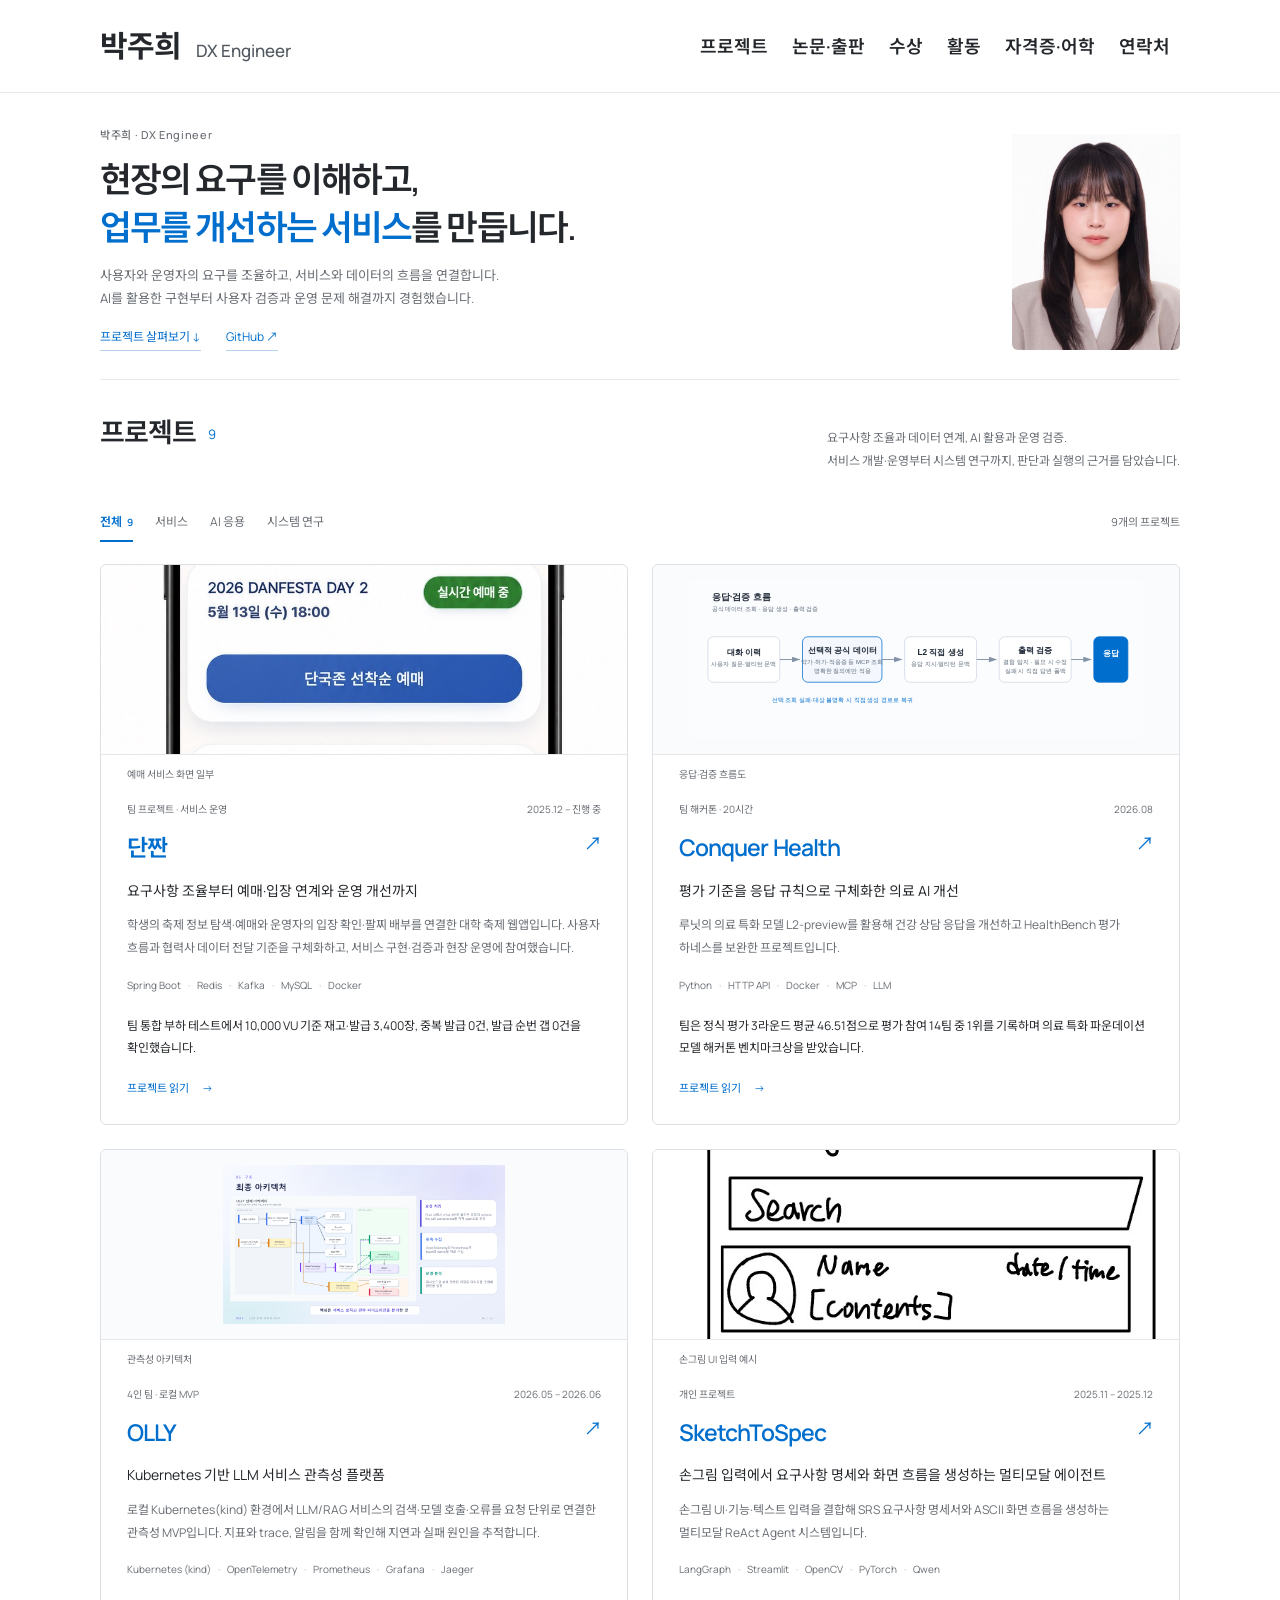
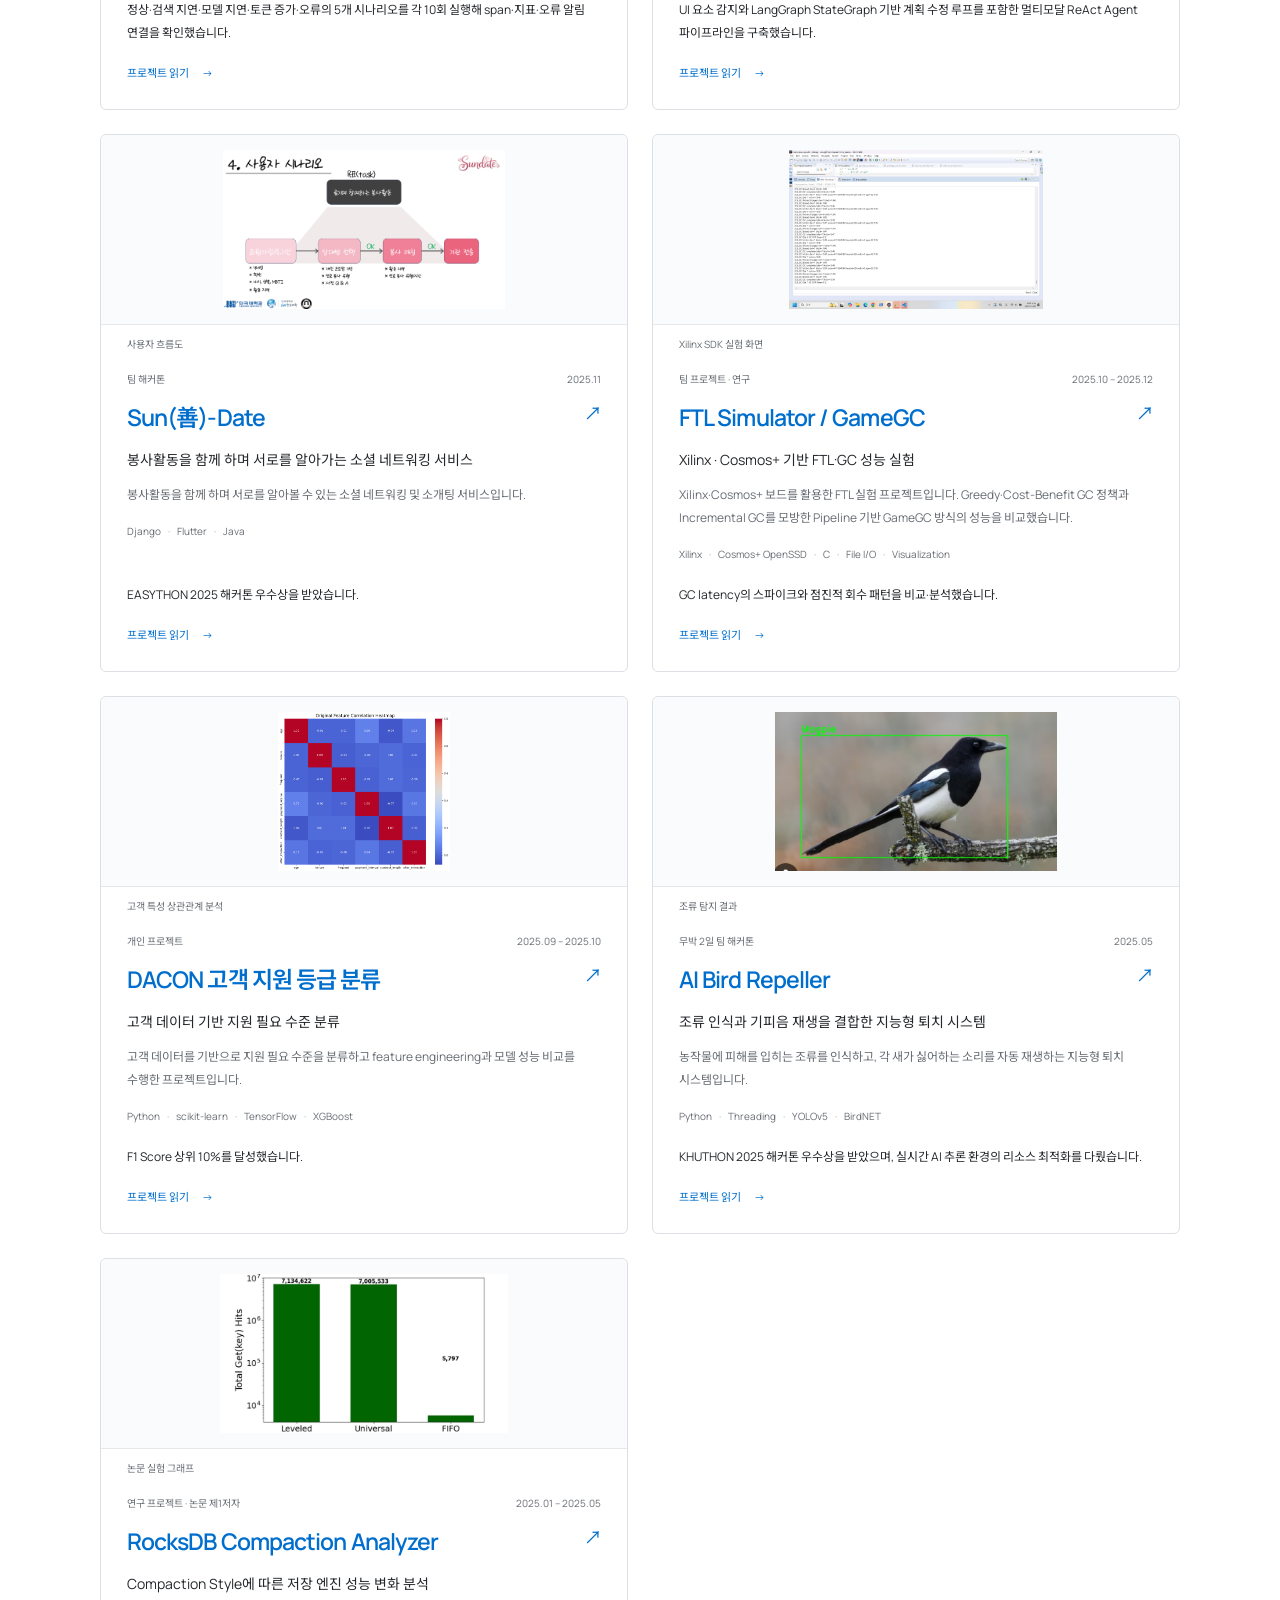
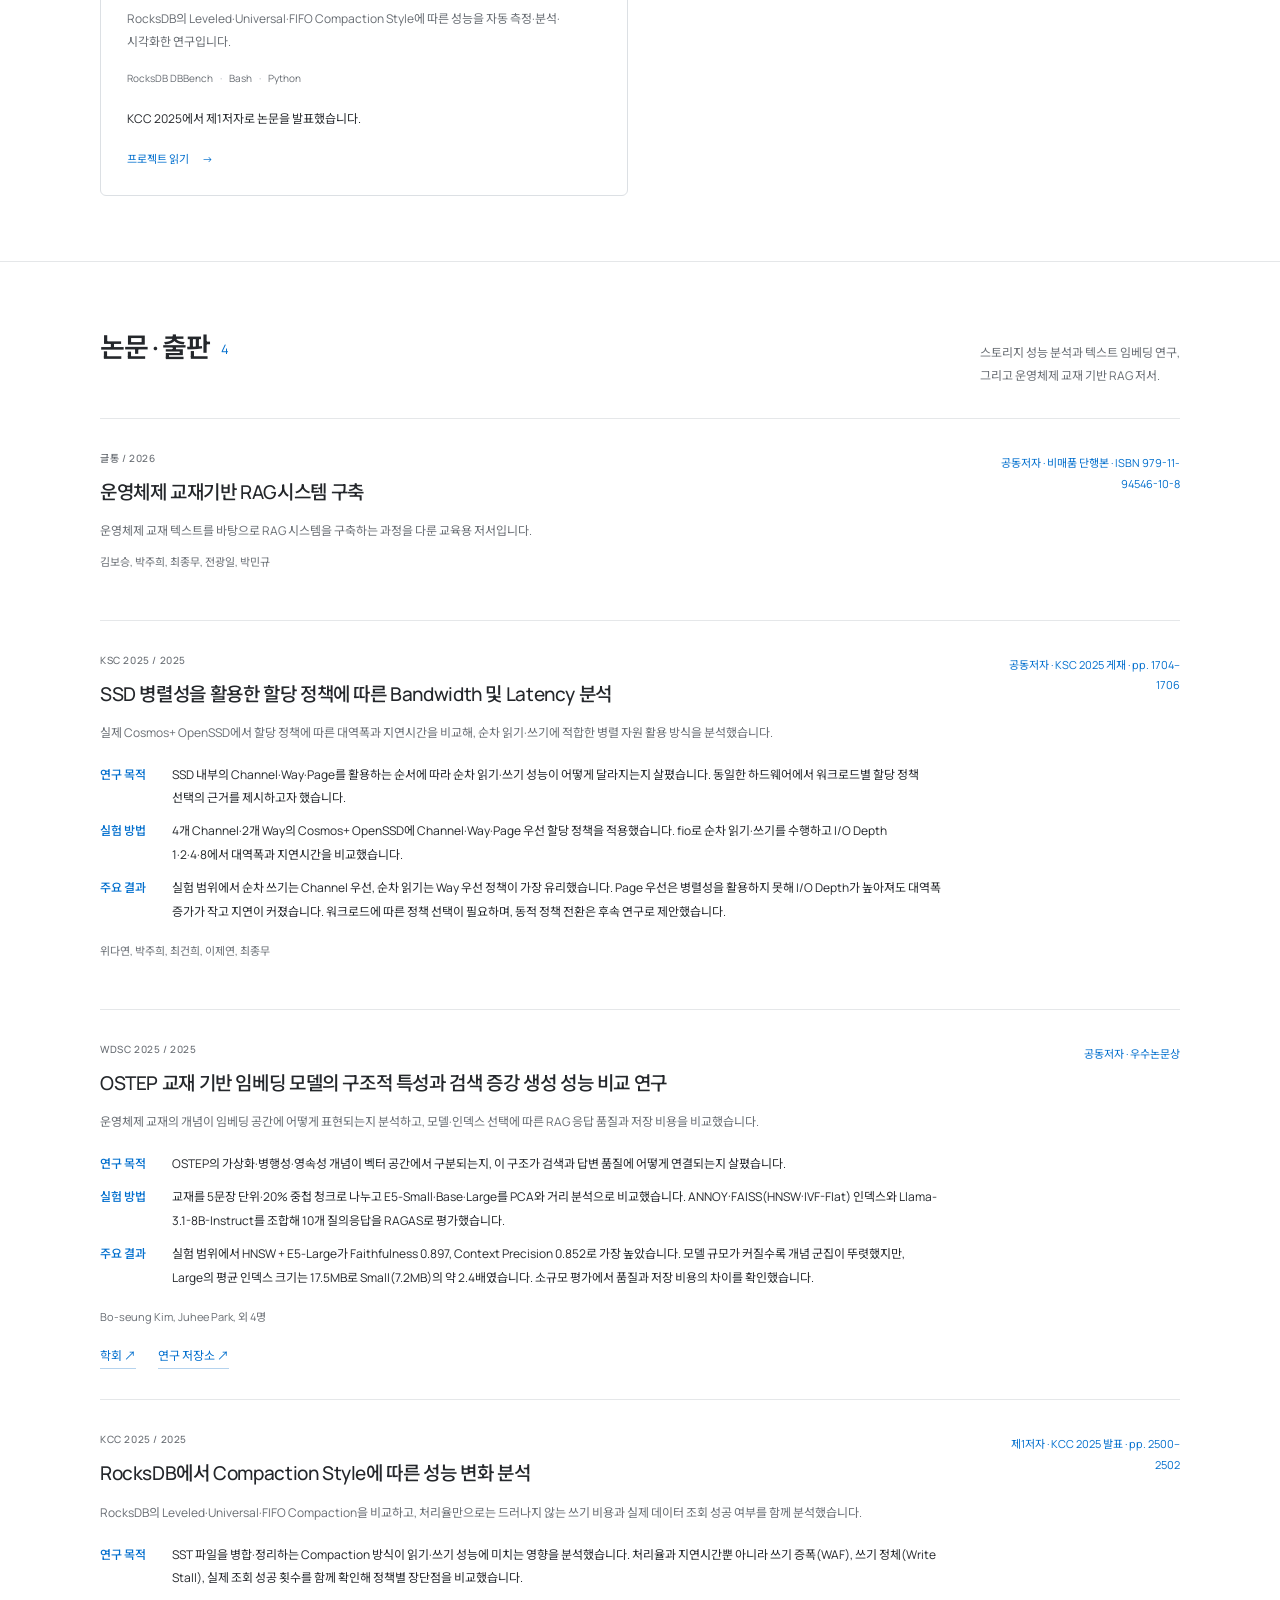
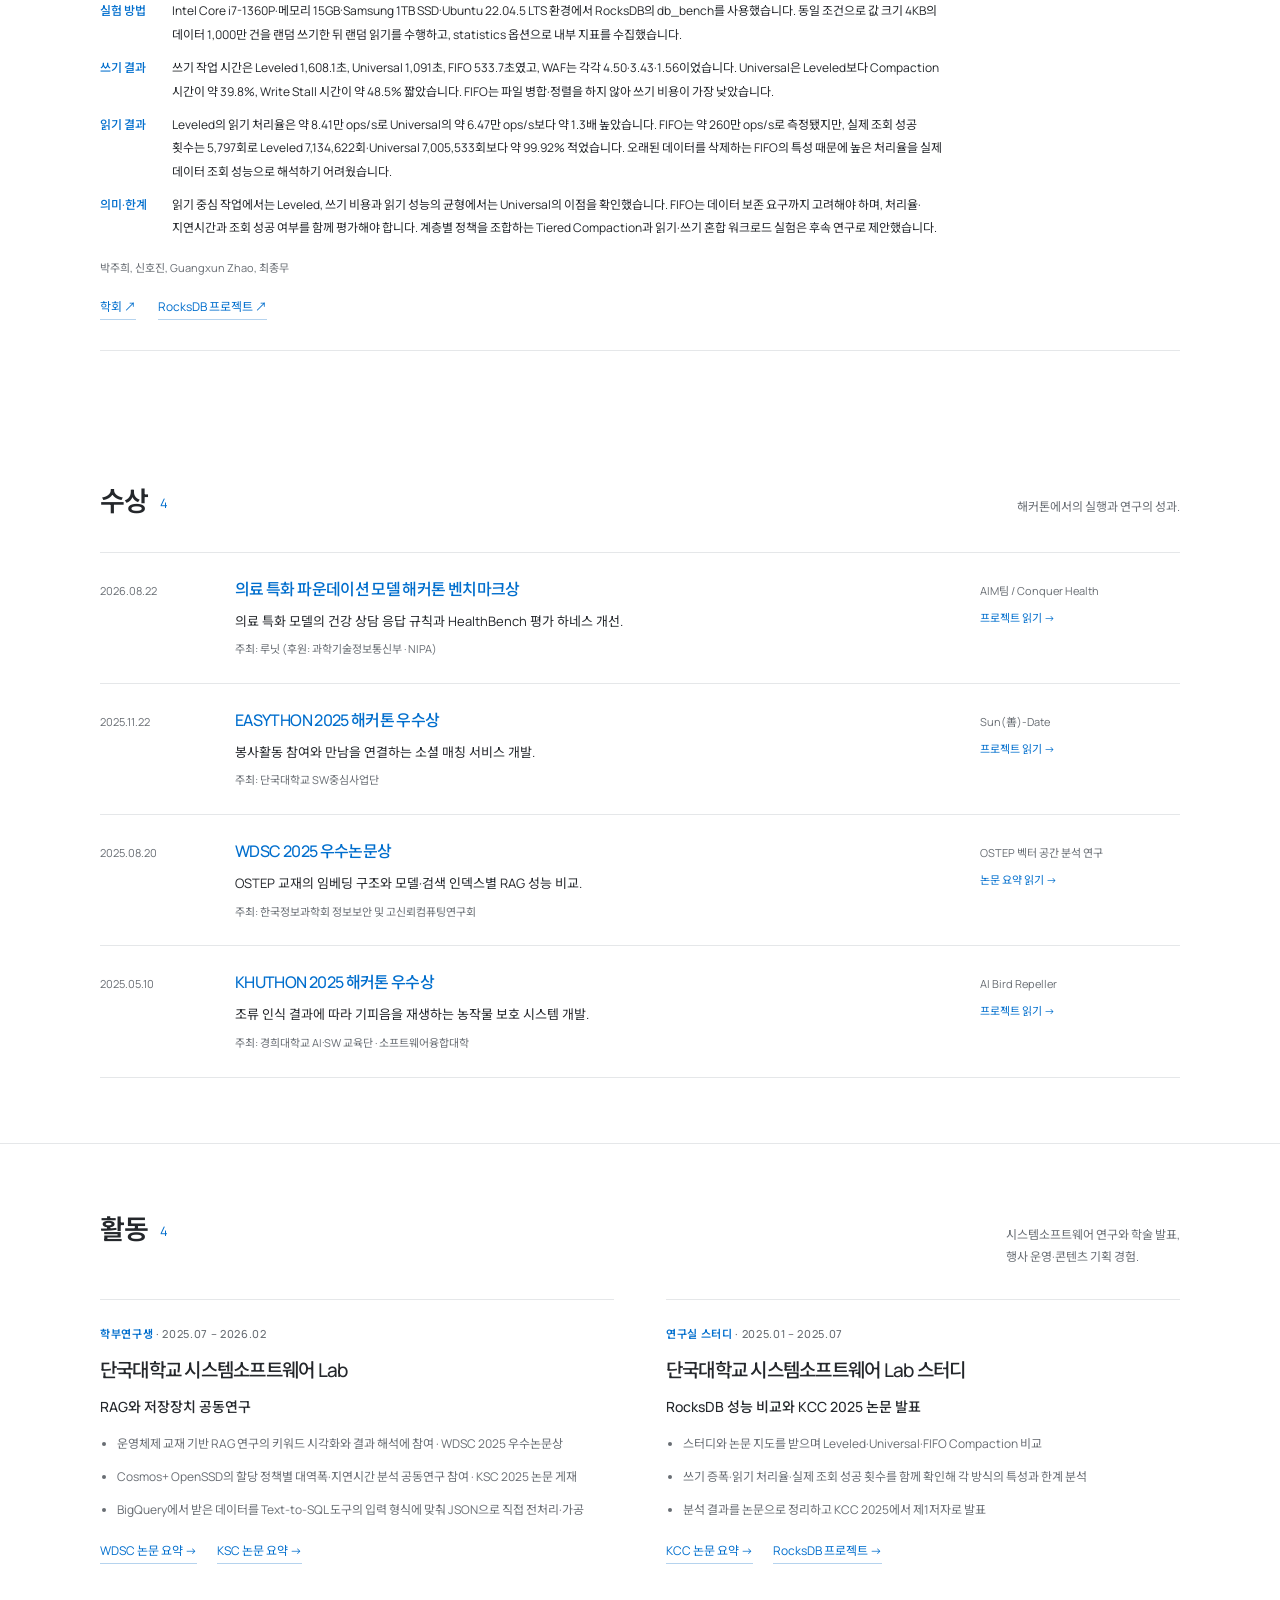
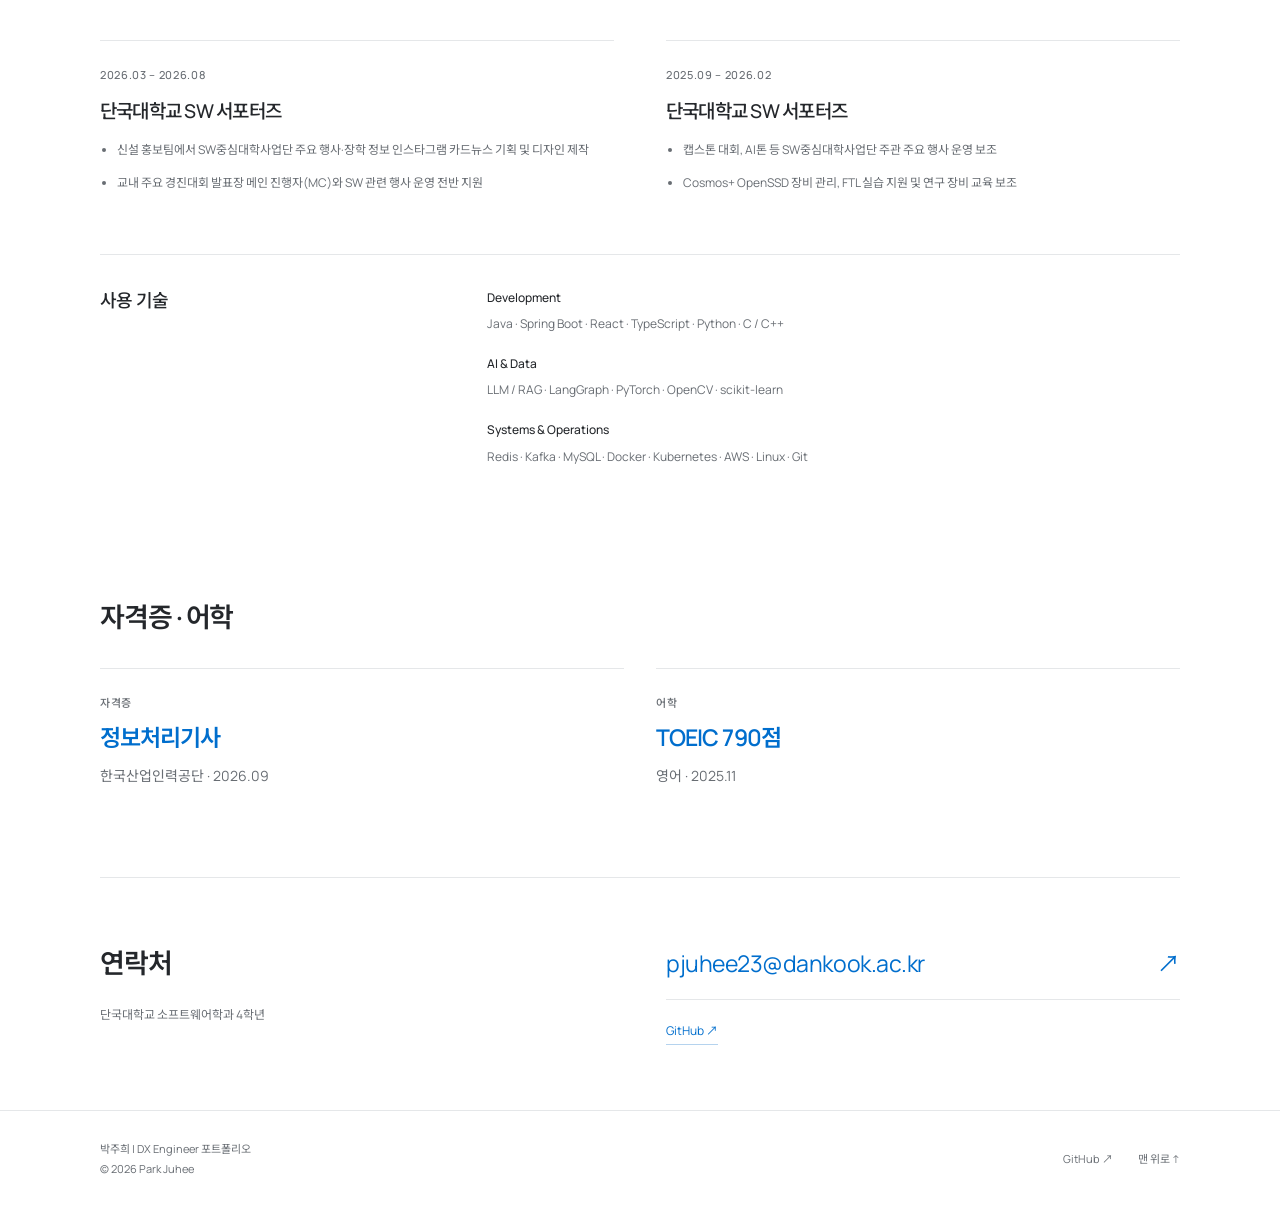
<file: index.html>
<!doctype html>
<html lang="ko"><head><meta charset="utf-8"><meta name="viewport" content="width=device-width, initial-scale=1">
<title>DX Engineer Portfolio · 박주희</title><meta name="description" content="요구사항 조율, 서비스·데이터 연계, AI 활용과 운영 검증을 경험한 DX Engineer 지원자 박주희의 포트폴리오.">
<meta name="theme-color" content="#ffffff"><meta property="og:title" content="DX Engineer Portfolio · 박주희"><meta property="og:description" content="요구사항 조율, 서비스·데이터 연계, AI 활용과 운영 검증을 경험한 DX Engineer 지원자 박주희의 포트폴리오."><meta property="og:type" content="website"><meta property="og:url" content="https://juhee0223.github.io/">
<link rel="canonical" href="https://juhee0223.github.io/"><link rel="icon" href="assets/favicon.svg" type="image/svg+xml">
<link rel="preconnect" href="https://fonts.googleapis.com"><link rel="preconnect" href="https://fonts.gstatic.com" crossorigin>
<link href="https://fonts.googleapis.com/css2?family=Manrope:wght@400;500;600;700;800&family=Noto+Sans+KR:wght@400;500;600;700;800&display=swap" rel="stylesheet">
<link rel="stylesheet" href="styles.css?v=7fca98f05e"><script src="site.js?v=306cd93640" defer></script></head>
<body><a class="skip-link" href="#main">본문으로 바로가기</a>
<header class="site-header"><div class="nav-wrap"><a class="brand" href="index.html" aria-label="박주희 포트폴리오 홈"><span>박주희</span><small>DX Engineer</small></a>
<button class="menu-toggle" type="button" aria-expanded="false" aria-controls="site-nav">메뉴 <span aria-hidden="true">☰</span></button>
<nav id="site-nav" aria-label="주요 메뉴"><a href="#projects">프로젝트</a><a href="#research">논문·출판</a><a href="#awards">수상</a><a href="#activities">활동</a><a href="#credentials">자격증·어학</a><a class="nav-contact" href="#contact">연락처</a></nav></div></header>
<main id="main">
<section class="hero container"><img class="hero-portrait" src="assets/juhee-portrait.jpg" alt="박주희 프로필 사진" width="1169" height="1712" fetchpriority="high"><p class="eyebrow">박주희 · DX Engineer</p><h1>현장의 요구를 이해하고,<br><span class="accent-text">업무를 개선하는 서비스</span>를 만듭니다.</h1><p class="hero-description">사용자와 운영자의 요구를 조율하고, 서비스와 데이터의 흐름을 연결합니다.<br>AI를 활용한 구현부터 사용자 검증과 운영 문제 해결까지 경험했습니다.</p><div class="hero-actions"><a class="text-link" href="#projects">프로젝트 살펴보기 ↓</a><a class="text-link" href="https://github.com/juhee0223" target="_blank" rel="noopener noreferrer">GitHub ↗</a></div></section>
<section id="projects" class="section container"><div class="section-heading"><div><h2>프로젝트 <span class="section-count">9</span></h2></div><p>요구사항 조율과 데이터 연계, AI 활용과 운영 검증.<br>서비스 개발·운영부터 시스템 연구까지, 판단과 실행의 근거를 담았습니다.</p></div><div class="filter-row"><div class="filters" role="group" aria-label="프로젝트 분야 필터"><button type="button" data-filter="all" class="active" aria-pressed="true">전체 <span>9</span></button><button type="button" data-filter="service" aria-pressed="false">서비스</button><button type="button" data-filter="ai" aria-pressed="false">AI 응용</button><button type="button" data-filter="systems" aria-pressed="false">시스템 연구</button></div><p class="project-count" role="status" aria-live="polite">9개의 프로젝트</p></div><div class="project-grid"><article class="project-card" data-category="service"><a class="card-body" href="projects/danzzan.html" aria-labelledby="project-danzzan"><div class="card-media phone-detail"><img src="assets/danzzan-ticketing.png" alt="단짠의 날짜별 예매 상태와 예매 버튼 화면" width="941" height="1672" loading="lazy" decoding="async"></div><p class="card-media-label">예매 서비스 화면 일부</p><div class="card-meta"><span>팀 프로젝트 · 서비스 운영</span><span>2025.12 – 진행 중</span></div><h3 id="project-danzzan">단짠<span aria-hidden="true">↗</span></h3><p class="card-subtitle">요구사항 조율부터 예매·입장 연계와 운영 개선까지</p><p class="card-description">학생의 축제 정보 탐색·예매와 운영자의 입장 확인·팔찌 배부를 연결한 대학 축제 웹앱입니다. 사용자 흐름과 협력사 데이터 전달 기준을 구체화하고, 서비스 구현·검증과 현장 운영에 참여했습니다.</p><div class="tech-tags"><span>Spring Boot</span><span>Redis</span><span>Kafka</span><span>MySQL</span><span>Docker</span></div><div class="card-result">팀 통합 부하 테스트에서 10,000 VU 기준 재고·발급 3,400장, 중복 발급 0건, 발급 순번 갭 0건을 확인했습니다.</div><span class="card-cta">프로젝트 읽기 <span aria-hidden="true">→</span></span></a></article><article class="project-card" data-category="ai"><a class="card-body" href="projects/conquer-health.html" aria-labelledby="project-conquer-health"><div class="card-media "><img src="assets/conquer-response-flow.svg" alt="대화 이력에서 선택적 공식 데이터 조회와 L2 생성을 거쳐 출력 검증·복구 후 응답하는 흐름" width="1200" height="420" loading="lazy" decoding="async"></div><p class="card-media-label">응답·검증 흐름도</p><div class="card-meta"><span>팀 해커톤 · 20시간</span><span>2026.08</span></div><h3 id="project-conquer-health">Conquer Health<span aria-hidden="true">↗</span></h3><p class="card-subtitle">평가 기준을 응답 규칙으로 구체화한 의료 AI 개선</p><p class="card-description">루닛의 의료 특화 모델 L2-preview를 활용해 건강 상담 응답을 개선하고 HealthBench 평가 하네스를 보완한 프로젝트입니다.</p><div class="tech-tags"><span>Python</span><span>HTTP API</span><span>Docker</span><span>MCP</span><span>LLM</span></div><div class="card-result">팀은 정식 평가 3라운드 평균 46.51점으로 평가 참여 14팀 중 1위를 기록하며 의료 특화 파운데이션 모델 해커톤 벤치마크상을 받았습니다.</div><span class="card-cta">프로젝트 읽기 <span aria-hidden="true">→</span></span></a></article><article class="project-card" data-category="systems"><a class="card-body" href="projects/olly.html" aria-labelledby="project-olly"><div class="card-media "><img src="assets/olly-architecture.png" alt="Chat UI부터 OpenTelemetry·Prometheus·Jaeger·Discord 알림으로 이어지는 OLLY 구조도" width="1920" height="1080" loading="lazy" decoding="async"></div><p class="card-media-label">관측성 아키텍처</p><div class="card-meta"><span>4인 팀 · 로컬 MVP</span><span>2026.05 – 2026.06</span></div><h3 id="project-olly">OLLY<span aria-hidden="true">↗</span></h3><p class="card-subtitle">Kubernetes 기반 LLM 서비스 관측성 플랫폼</p><p class="card-description">로컬 Kubernetes(kind) 환경에서 LLM/RAG 서비스의 검색·모델 호출·오류를 요청 단위로 연결한 관측성 MVP입니다. 지표와 trace, 알림을 함께 확인해 지연과 실패 원인을 추적합니다.</p><div class="tech-tags"><span>Kubernetes (kind)</span><span>OpenTelemetry</span><span>Prometheus</span><span>Grafana</span><span>Jaeger</span></div><div class="card-result">정상·검색 지연·모델 지연·토큰 증가·오류의 5개 시나리오를 각 10회 실행해 span·지표·오류 알림 연결을 확인했습니다.</div><span class="card-cta">프로젝트 읽기 <span aria-hidden="true">→</span></span></a></article><article class="project-card" data-category="ai"><a class="card-body" href="projects/sketch-to-spec.html" aria-labelledby="project-sketch-to-spec"><div class="card-media sketch-detail"><img src="assets/sketch-input-example.jpg" alt="SketchToSpec 저장소의 손그림 메시지 화면 입력 예시" width="745" height="1168" loading="lazy" decoding="async"></div><p class="card-media-label">손그림 UI 입력 예시</p><div class="card-meta"><span>개인 프로젝트</span><span>2025.11 – 2025.12</span></div><h3 id="project-sketch-to-spec">SketchToSpec<span aria-hidden="true">↗</span></h3><p class="card-subtitle">손그림 입력에서 요구사항 명세와 화면 흐름을 생성하는 멀티모달 에이전트</p><p class="card-description">손그림 UI·기능·텍스트 입력을 결합해 SRS 요구사항 명세서와 ASCII 화면 흐름을 생성하는 멀티모달 ReAct Agent 시스템입니다.</p><div class="tech-tags"><span>LangGraph</span><span>Streamlit</span><span>OpenCV</span><span>PyTorch</span><span>Qwen</span></div><div class="card-result">UI 요소 감지와 LangGraph StateGraph 기반 계획 수정 루프를 포함한 멀티모달 ReAct Agent 파이프라인을 구축했습니다.</div><span class="card-cta">프로젝트 읽기 <span aria-hidden="true">→</span></span></a></article><article class="project-card" data-category="service"><a class="card-body" href="projects/sun-date.html" aria-labelledby="project-sun-date"><div class="card-media "><img src="assets/sundate-user-flow.png" alt="가입·상대방 선택·봉사 매칭·기관 전송으로 이어지는 Sun-Date 시나리오" width="1440" height="810" loading="lazy" decoding="async"></div><p class="card-media-label">사용자 흐름도</p><div class="card-meta"><span>팀 해커톤</span><span>2025.11</span></div><h3 id="project-sun-date">Sun(善)-Date<span aria-hidden="true">↗</span></h3><p class="card-subtitle">봉사활동을 함께 하며 서로를 알아가는 소셜 네트워킹 서비스</p><p class="card-description">봉사활동을 함께 하며 서로를 알아볼 수 있는 소셜 네트워킹 및 소개팅 서비스입니다.</p><div class="tech-tags"><span>Django</span><span>Flutter</span><span>Java</span></div><div class="card-result">EASYTHON 2025 해커톤 우수상을 받았습니다.</div><span class="card-cta">프로젝트 읽기 <span aria-hidden="true">→</span></span></a></article><article class="project-card" data-category="systems"><a class="card-body" href="projects/gamegc.html" aria-labelledby="project-gamegc"><div class="card-media "><img src="assets/gamegc-xilinx-console.png" alt="Xilinx SDK에서 Cost-Benefit GC의 victim 선택과 erase 로그를 확인하는 COSMOS+ 실험 화면" width="2876" height="1800" loading="lazy" decoding="async"></div><p class="card-media-label">Xilinx SDK 실험 화면</p><div class="card-meta"><span>팀 프로젝트 · 연구</span><span>2025.10 – 2025.12</span></div><h3 id="project-gamegc">FTL Simulator / GameGC<span aria-hidden="true">↗</span></h3><p class="card-subtitle">Xilinx · Cosmos+ 기반 FTL·GC 성능 실험</p><p class="card-description">Xilinx·Cosmos+ 보드를 활용한 FTL 실험 프로젝트입니다. Greedy·Cost-Benefit GC 정책과 Incremental GC를 모방한 Pipeline 기반 GameGC 방식의 성능을 비교했습니다.</p><div class="tech-tags"><span>Xilinx</span><span>Cosmos+ OpenSSD</span><span>C</span><span>File I/O</span><span>Visualization</span></div><div class="card-result">GC latency의 스파이크와 점진적 회수 패턴을 비교·분석했습니다.</div><span class="card-cta">프로젝트 읽기 <span aria-hidden="true">→</span></span></a></article><article class="project-card" data-category="ai"><a class="card-body" href="projects/dacon.html" aria-labelledby="project-dacon"><div class="card-media "><img src="assets/dacon-feature-heatmap.png" alt="나이·이용 기간·결제 간격 등 원본 고객 특성 간 상관계수 히트맵" width="2714" height="2519" loading="lazy" decoding="async"></div><p class="card-media-label">고객 특성 상관관계 분석</p><div class="card-meta"><span>개인 프로젝트</span><span>2025.09 – 2025.10</span></div><h3 id="project-dacon">DACON 고객 지원 등급 분류<span aria-hidden="true">↗</span></h3><p class="card-subtitle">고객 데이터 기반 지원 필요 수준 분류</p><p class="card-description">고객 데이터를 기반으로 지원 필요 수준을 분류하고 feature engineering과 모델 성능 비교를 수행한 프로젝트입니다.</p><div class="tech-tags"><span>Python</span><span>scikit-learn</span><span>TensorFlow</span><span>XGBoost</span></div><div class="card-result">F1 Score 상위 10%를 달성했습니다.</div><span class="card-cta">프로젝트 읽기 <span aria-hidden="true">→</span></span></a></article><article class="project-card" data-category="ai"><a class="card-body" href="projects/bird-repeller.html" aria-labelledby="project-bird-repeller"><div class="card-media "><img src="assets/bird-detection.jpg" alt="테스트 이미지에서 Magpie로 분류된 까치와 탐지 bounding box" width="792" height="448" loading="lazy" decoding="async"></div><p class="card-media-label">조류 탐지 결과</p><div class="card-meta"><span>무박 2일 팀 해커톤</span><span>2025.05</span></div><h3 id="project-bird-repeller">AI Bird Repeller<span aria-hidden="true">↗</span></h3><p class="card-subtitle">조류 인식과 기피음 재생을 결합한 지능형 퇴치 시스템</p><p class="card-description">농작물에 피해를 입히는 조류를 인식하고, 각 새가 싫어하는 소리를 자동 재생하는 지능형 퇴치 시스템입니다.</p><div class="tech-tags"><span>Python</span><span>Threading</span><span>YOLOv5</span><span>BirdNET</span></div><div class="card-result">KHUTHON 2025 해커톤 우수상을 받았으며, 실시간 AI 추론 환경의 리소스 최적화를 다뤘습니다.</div><span class="card-cta">프로젝트 읽기 <span aria-hidden="true">→</span></span></a></article><article class="project-card" data-category="systems"><a class="card-body" href="projects/rocksdb.html" aria-labelledby="project-rocksdb"><div class="card-media "><img src="assets/rocksdb-read-hits.jpg" alt="Leveled·Universal·FIFO 정책별 Get key 조회 성공 횟수를 비교한 로그 축 그래프" width="1564" height="863" loading="lazy" decoding="async"></div><p class="card-media-label">논문 실험 그래프</p><div class="card-meta"><span>연구 프로젝트 · 논문 제1저자</span><span>2025.01 – 2025.05</span></div><h3 id="project-rocksdb">RocksDB Compaction Analyzer<span aria-hidden="true">↗</span></h3><p class="card-subtitle">Compaction Style에 따른 저장 엔진 성능 변화 분석</p><p class="card-description">RocksDB의 Leveled·Universal·FIFO Compaction Style에 따른 성능을 자동 측정·분석·시각화한 연구입니다.</p><div class="tech-tags"><span>RocksDB DBBench</span><span>Bash</span><span>Python</span></div><div class="card-result">KCC 2025에서 제1저자로 논문을 발표했습니다.</div><span class="card-cta">프로젝트 읽기 <span aria-hidden="true">→</span></span></a></article></div></section>
<section id="research" class="section research-section"><div class="container"><div class="section-heading"><div><h2>논문 · 출판 <span class="section-count">4</span></h2></div><p>스토리지 성능 분석과 텍스트 임베딩 연구,<br>그리고 운영체제 교재 기반 RAG 저서.</p></div><div class="publication-list"><article class="publication" id="publication-rag-book"><div class="pub-main"><div class="eyebrow">글통 / 2026</div><h3>운영체제 교재기반 RAG시스템 구축</h3><p>운영체제 교재 텍스트를 바탕으로 RAG 시스템을 구축하는 과정을 다룬 교육용 저서입니다.</p><p class="pub-authors">김보승, 박주희, 최종무, 전광일, 박민규</p><div class="pub-links"></div></div><span class="pub-distinction">공동저자 · 비매품 단행본 · ISBN 979-11-94546-10-8</span></article><article class="publication" id="publication-ksc"><div class="pub-main"><div class="eyebrow">KSC 2025 / 2025</div><h3>SSD 병렬성을 활용한 할당 정책에 따른 Bandwidth 및 Latency 분석</h3><p>실제 Cosmos+ OpenSSD에서 할당 정책에 따른 대역폭과 지연시간을 비교해, 순차 읽기·쓰기에 적합한 병렬 자원 활용 방식을 분석했습니다.</p><dl class="pub-abstract"><div><dt>연구 목적</dt><dd>SSD 내부의 Channel·Way·Page를 활용하는 순서에 따라 순차 읽기·쓰기 성능이 어떻게 달라지는지 살폈습니다. 동일한 하드웨어에서 워크로드별 할당 정책 선택의 근거를 제시하고자 했습니다.</dd></div><div><dt>실험 방법</dt><dd>4개 Channel·2개 Way의 Cosmos+ OpenSSD에 Channel·Way·Page 우선 할당 정책을 적용했습니다. fio로 순차 읽기·쓰기를 수행하고 I/O Depth 1·2·4·8에서 대역폭과 지연시간을 비교했습니다.</dd></div><div><dt>주요 결과</dt><dd>실험 범위에서 순차 쓰기는 Channel 우선, 순차 읽기는 Way 우선 정책이 가장 유리했습니다. Page 우선은 병렬성을 활용하지 못해 I/O Depth가 높아져도 대역폭 증가가 작고 지연이 커졌습니다. 워크로드에 따른 정책 선택이 필요하며, 동적 정책 전환은 후속 연구로 제안했습니다.</dd></div></dl><p class="pub-authors">위다연, 박주희, 최건희, 이제연, 최종무</p><div class="pub-links"></div></div><span class="pub-distinction">공동저자 · KSC 2025 게재 · pp. 1704–1706</span></article><article class="publication" id="publication-wdsc"><div class="pub-main"><div class="eyebrow">WDSC 2025 / 2025</div><h3>OSTEP 교재 기반 임베딩 모델의 구조적 특성과 검색 증강 생성 성능 비교 연구</h3><p>운영체제 교재의 개념이 임베딩 공간에 어떻게 표현되는지 분석하고, 모델·인덱스 선택에 따른 RAG 응답 품질과 저장 비용을 비교했습니다.</p><dl class="pub-abstract"><div><dt>연구 목적</dt><dd>OSTEP의 가상화·병행성·영속성 개념이 벡터 공간에서 구분되는지, 이 구조가 검색과 답변 품질에 어떻게 연결되는지 살폈습니다.</dd></div><div><dt>실험 방법</dt><dd>교재를 5문장 단위·20% 중첩 청크로 나누고 E5-Small·Base·Large를 PCA와 거리 분석으로 비교했습니다. ANNOY·FAISS(HNSW·IVF-Flat) 인덱스와 Llama-3.1-8B-Instruct를 조합해 10개 질의응답을 RAGAS로 평가했습니다.</dd></div><div><dt>주요 결과</dt><dd>실험 범위에서 HNSW + E5-Large가 Faithfulness 0.897, Context Precision 0.852로 가장 높았습니다. 모델 규모가 커질수록 개념 군집이 뚜렷했지만, Large의 평균 인덱스 크기는 17.5MB로 Small(7.2MB)의 약 2.4배였습니다. 소규모 평가에서 품질과 저장 비용의 차이를 확인했습니다.</dd></div></dl><p class="pub-authors">Bo-seung Kim, Juhee Park, 외 4명</p><div class="pub-links"><a class="text-link" href="https://sites.google.com/view/wdsc2025/" target="_blank" rel="noopener noreferrer">학회 <span aria-hidden="true">↗</span></a><a class="text-link" href="https://github.com/DKU-StarLab/OSTEP_RAG" target="_blank" rel="noopener noreferrer">연구 저장소 <span aria-hidden="true">↗</span></a></div></div><span class="pub-distinction">공동저자 · 우수논문상</span></article><article class="publication" id="publication-kcc"><div class="pub-main"><div class="eyebrow">KCC 2025 / 2025</div><h3>RocksDB에서 Compaction Style에 따른 성능 변화 분석</h3><p>RocksDB의 Leveled·Universal·FIFO Compaction을 비교하고, 처리율만으로는 드러나지 않는 쓰기 비용과 실제 데이터 조회 성공 여부를 함께 분석했습니다.</p><dl class="pub-abstract"><div><dt>연구 목적</dt><dd>SST 파일을 병합·정리하는 Compaction 방식이 읽기·쓰기 성능에 미치는 영향을 분석했습니다. 처리율과 지연시간뿐 아니라 쓰기 증폭(WAF), 쓰기 정체(Write Stall), 실제 조회 성공 횟수를 함께 확인해 정책별 장단점을 비교했습니다.</dd></div><div><dt>실험 방법</dt><dd>Intel Core i7-1360P·메모리 15GB·Samsung 1TB SSD·Ubuntu 22.04.5 LTS 환경에서 RocksDB의 db_bench를 사용했습니다. 동일 조건으로 값 크기 4KB의 데이터 1,000만 건을 랜덤 쓰기한 뒤 랜덤 읽기를 수행하고, statistics 옵션으로 내부 지표를 수집했습니다.</dd></div><div><dt>쓰기 결과</dt><dd>쓰기 작업 시간은 Leveled 1,608.1초, Universal 1,091초, FIFO 533.7초였고, WAF는 각각 4.50·3.43·1.56이었습니다. Universal은 Leveled보다 Compaction 시간이 약 39.8%, Write Stall 시간이 약 48.5% 짧았습니다. FIFO는 파일 병합·정렬을 하지 않아 쓰기 비용이 가장 낮았습니다.</dd></div><div><dt>읽기 결과</dt><dd>Leveled의 읽기 처리율은 약 8.41만 ops/s로 Universal의 약 6.47만 ops/s보다 약 1.3배 높았습니다. FIFO는 약 260만 ops/s로 측정됐지만, 실제 조회 성공 횟수는 5,797회로 Leveled 7,134,622회·Universal 7,005,533회보다 약 99.92% 적었습니다. 오래된 데이터를 삭제하는 FIFO의 특성 때문에 높은 처리율을 실제 데이터 조회 성능으로 해석하기 어려웠습니다.</dd></div><div><dt>의미·한계</dt><dd>읽기 중심 작업에서는 Leveled, 쓰기 비용과 읽기 성능의 균형에서는 Universal의 이점을 확인했습니다. FIFO는 데이터 보존 요구까지 고려해야 하며, 처리율·지연시간과 조회 성공 여부를 함께 평가해야 합니다. 계층별 정책을 조합하는 Tiered Compaction과 읽기·쓰기 혼합 워크로드 실험은 후속 연구로 제안했습니다.</dd></div></dl><p class="pub-authors">박주희, 신호진, Guangxun Zhao, 최종무</p><div class="pub-links"><a class="text-link" href="https://www.kiise.or.kr/conference/kcc/2025/" target="_blank" rel="noopener noreferrer">학회 <span aria-hidden="true">↗</span></a><a class="text-link" href="projects/rocksdb.html" target="_blank" rel="noopener noreferrer">RocksDB 프로젝트 <span aria-hidden="true">↗</span></a></div></div><span class="pub-distinction">제1저자 · KCC 2025 발표 · pp. 2500–2502</span></article></div></div></section>
<section id="awards" class="section container"><div class="section-heading"><div><h2>수상 <span class="section-count">4</span></h2></div><p>해커톤에서의 실행과 연구의 성과.</p></div><div class="award-list"><article class="award"><time>2026.08.22</time><div><h3>의료 특화 파운데이션 모델 해커톤 벤치마크상</h3><p class="award-summary">의료 특화 모델의 건강 상담 응답 규칙과 HealthBench 평가 하네스 개선.</p><p class="award-host">주최: 루닛 (후원: 과학기술정보통신부 · NIPA)</p></div><a class="award-project" href="projects/conquer-health.html"><span>AIM팀 / Conquer Health</span><span class="award-cta">프로젝트 읽기 <span aria-hidden="true">→</span></span></a></article><article class="award"><time>2025.11.22</time><div><h3>EASYTHON 2025 해커톤 우수상</h3><p class="award-summary">봉사활동 참여와 만남을 연결하는 소셜 매칭 서비스 개발.</p><p class="award-host">주최: 단국대학교 SW중심사업단</p></div><a class="award-project" href="projects/sun-date.html"><span>Sun(善)-Date</span><span class="award-cta">프로젝트 읽기 <span aria-hidden="true">→</span></span></a></article><article class="award"><time>2025.08.20</time><div><h3>WDSC 2025 우수논문상</h3><p class="award-summary">OSTEP 교재의 임베딩 구조와 모델·검색 인덱스별 RAG 성능 비교.</p><p class="award-host">주최: 한국정보과학회 정보보안 및 고신뢰컴퓨팅연구회</p></div><a class="award-project" href="#publication-wdsc"><span>OSTEP 벡터 공간 분석 연구</span><span class="award-cta">논문 요약 읽기 <span aria-hidden="true">→</span></span></a></article><article class="award"><time>2025.05.10</time><div><h3>KHUTHON 2025 해커톤 우수상</h3><p class="award-summary">조류 인식 결과에 따라 기피음을 재생하는 농작물 보호 시스템 개발.</p><p class="award-host">주최: 경희대학교 AI·SW 교육단 · 소프트웨어융합대학</p></div><a class="award-project" href="projects/bird-repeller.html"><span>AI Bird Repeller</span><span class="award-cta">프로젝트 읽기 <span aria-hidden="true">→</span></span></a></article></div></section>
<section id="activities" class="section activities-section"><div class="container"><div class="section-heading"><div><h2>활동 <span class="section-count">4</span></h2></div><p>시스템소프트웨어 연구와 학술 발표,<br>행사 운영·콘텐츠 기획 경험.</p></div><div class="activity-grid"><article class="activity"><div class="eyebrow"><span class="activity-role">학부연구생</span> · 2025.07 – 2026.02</div><h3>단국대학교 시스템소프트웨어 Lab</h3><p class="activity-focus">RAG와 저장장치 공동연구</p><ul><li>운영체제 교재 기반 RAG 연구의 키워드 시각화와 결과 해석에 참여 · WDSC 2025 우수논문상</li><li>Cosmos+ OpenSSD의 할당 정책별 대역폭·지연시간 분석 공동연구 참여 · KSC 2025 논문 게재</li><li>BigQuery에서 받은 데이터를 Text-to-SQL 도구의 입력 형식에 맞춰 JSON으로 직접 전처리·가공</li></ul><div class="activity-links"><a class="text-link" href="#publication-wdsc">WDSC 논문 요약 →</a><a class="text-link" href="#publication-ksc">KSC 논문 요약 →</a></div></article><article class="activity"><div class="eyebrow"><span class="activity-role">연구실 스터디</span> · 2025.01 – 2025.07</div><h3>단국대학교 시스템소프트웨어 Lab 스터디</h3><p class="activity-focus">RocksDB 성능 비교와 KCC 2025 논문 발표</p><ul><li>스터디와 논문 지도를 받으며 Leveled·Universal·FIFO Compaction 비교</li><li>쓰기 증폭·읽기 처리율·실제 조회 성공 횟수를 함께 확인해 각 방식의 특성과 한계 분석</li><li>분석 결과를 논문으로 정리하고 KCC 2025에서 제1저자로 발표</li></ul><div class="activity-links"><a class="text-link" href="#publication-kcc">KCC 논문 요약 →</a><a class="text-link" href="projects/rocksdb.html">RocksDB 프로젝트 →</a></div></article><article class="activity"><div class="eyebrow">2026.03 – 2026.08</div><h3>단국대학교 SW 서포터즈</h3><ul><li>신설 홍보팀에서 SW중심대학사업단 주요 행사·장학 정보 인스타그램 카드뉴스 기획 및 디자인 제작</li><li>교내 주요 경진대회 발표장 메인 진행자(MC)와 SW 관련 행사 운영 전반 지원</li></ul></article><article class="activity"><div class="eyebrow">2025.09 – 2026.02</div><h3>단국대학교 SW 서포터즈</h3><ul><li>캡스톤 대회, AI톤 등 SW중심대학사업단 주관 주요 행사 운영 보조</li><li>Cosmos+ OpenSSD 장비 관리, FTL 실습 지원 및 연구 장비 교육 보조</li></ul></article></div><div class="skills-panel"><div><h3>사용 기술</h3></div><div class="skill-groups"><p><strong>Development</strong><span>Java · Spring Boot · React · TypeScript · Python · C / C++</span></p><p><strong>AI & Data</strong><span>LLM / RAG · LangGraph · PyTorch · OpenCV · scikit-learn</span></p><p><strong>Systems & Operations</strong><span>Redis · Kafka · MySQL · Docker · Kubernetes · AWS · Linux · Git</span></p></div></div></div></section>
<section id="credentials" class="section container"><div class="section-heading"><h2>자격증 · 어학</h2></div><div class="credential-grid"><article class="credential"><p class="eyebrow">자격증</p><h3>정보처리기사</h3><p class="credential-detail">한국산업인력공단 · <time>2026.09</time></p></article><article class="credential"><p class="eyebrow">어학</p><h3>TOEIC 790점</h3><p class="credential-detail">영어 · <time>2025.11</time></p></article></div></section>
<section id="contact" class="section container contact-section"><div><h2>연락처</h2><p>단국대학교 소프트웨어학과 4학년</p></div><div class="contact-links"><a class="contact-email" href="mailto:pjuhee23@dankook.ac.kr">pjuhee23@dankook.ac.kr <span>↗</span></a><div><a class="text-link" href="https://github.com/juhee0223" target="_blank" rel="noopener noreferrer">GitHub ↗</a></div></div></section></main>
<footer class="site-footer"><div class="container footer-inner"><p>박주희 | DX Engineer 포트폴리오<br><span>© 2026 Park Juhee</span></p><a href="https://github.com/juhee0223" target="_blank" rel="noopener noreferrer">GitHub ↗</a><a href="#main">맨 위로 ↑</a></div></footer>
</body></html>
</file>
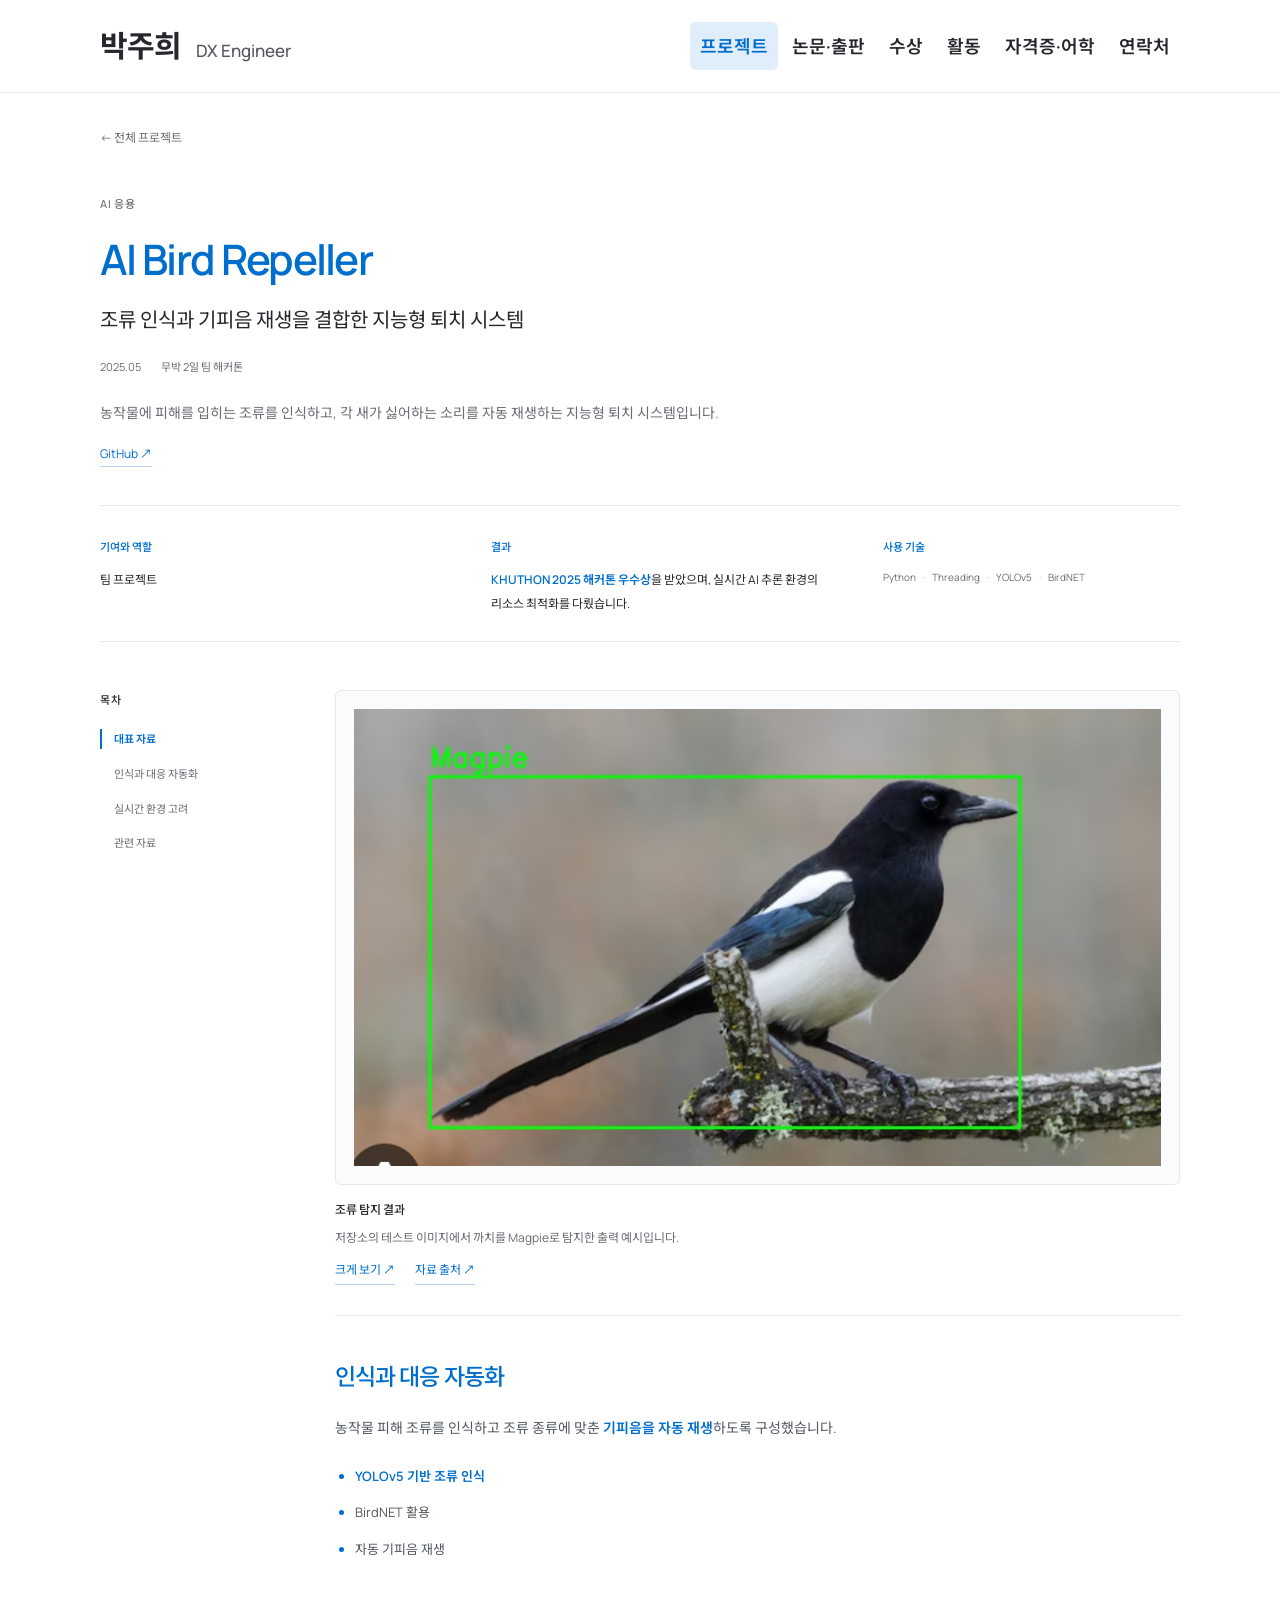
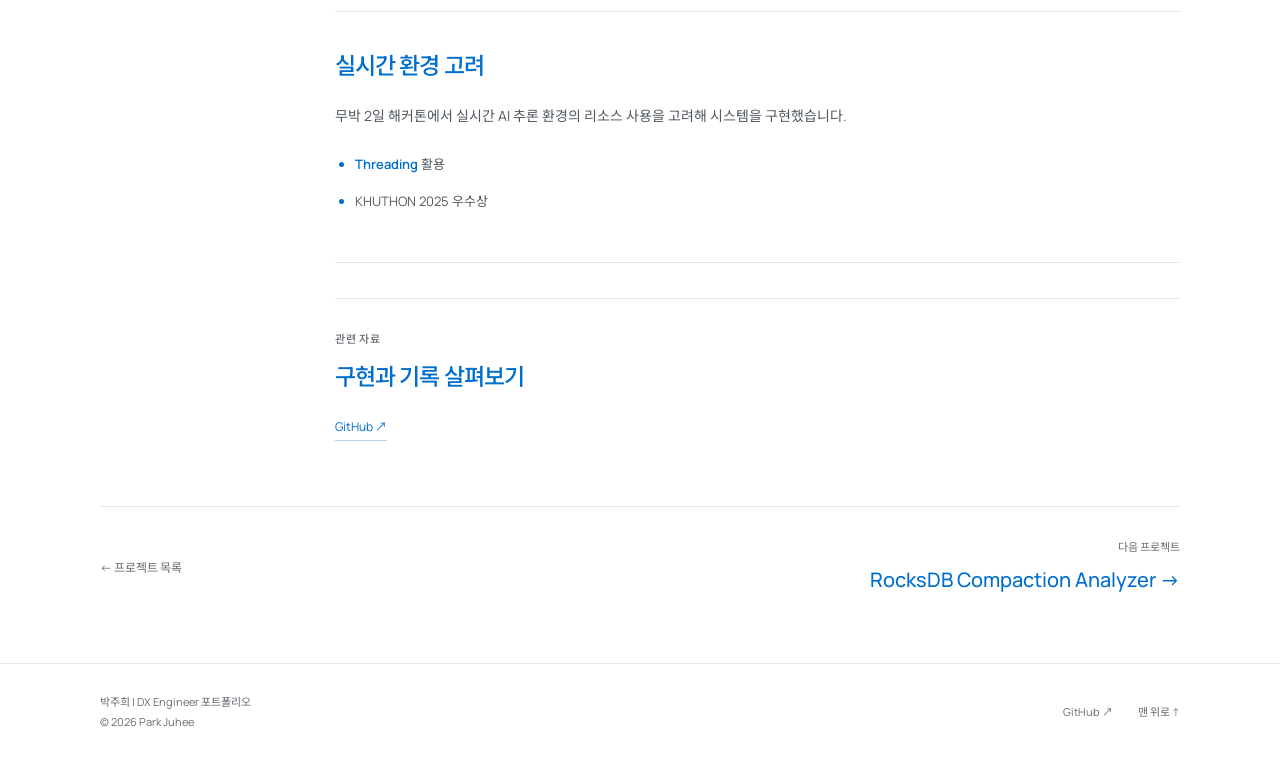
<file: projects/bird-repeller.html>
<!doctype html>
<html lang="ko"><head><meta charset="utf-8"><meta name="viewport" content="width=device-width, initial-scale=1">
<title>AI Bird Repeller · 박주희</title><meta name="description" content="농작물에 피해를 입히는 조류를 인식하고, 각 새가 싫어하는 소리를 자동 재생하는 지능형 퇴치 시스템입니다.">
<meta name="theme-color" content="#ffffff"><meta property="og:title" content="AI Bird Repeller · 박주희"><meta property="og:description" content="농작물에 피해를 입히는 조류를 인식하고, 각 새가 싫어하는 소리를 자동 재생하는 지능형 퇴치 시스템입니다."><meta property="og:type" content="website"><meta property="og:url" content="https://juhee0223.github.io/projects/bird-repeller.html">
<link rel="canonical" href="https://juhee0223.github.io/projects/bird-repeller.html"><link rel="icon" href="../assets/favicon.svg" type="image/svg+xml">
<link rel="preconnect" href="https://fonts.googleapis.com"><link rel="preconnect" href="https://fonts.gstatic.com" crossorigin>
<link href="https://fonts.googleapis.com/css2?family=Manrope:wght@400;500;600;700;800&family=Noto+Sans+KR:wght@400;500;600;700;800&display=swap" rel="stylesheet">
<link rel="stylesheet" href="../styles.css?v=7fca98f05e"><script src="../site.js?v=306cd93640" defer></script></head>
<body><a class="skip-link" href="#main">본문으로 바로가기</a>
<header class="site-header"><div class="nav-wrap"><a class="brand" href="../index.html" aria-label="박주희 포트폴리오 홈"><span>박주희</span><small>DX Engineer</small></a>
<button class="menu-toggle" type="button" aria-expanded="false" aria-controls="site-nav">메뉴 <span aria-hidden="true">☰</span></button>
<nav id="site-nav" aria-label="주요 메뉴"><a href="../index.html#projects">프로젝트</a><a href="../index.html#research">논문·출판</a><a href="../index.html#awards">수상</a><a href="../index.html#activities">활동</a><a href="../index.html#credentials">자격증·어학</a><a class="nav-contact" href="../index.html#contact">연락처</a></nav></div></header>
<main id="main"><div class="container"><a class="back-link" href="../index.html#projects">← 전체 프로젝트</a><section class="case-hero"><div><p class="eyebrow">AI 응용</p><h1>AI Bird Repeller</h1><p class="case-subtitle">조류 인식과 기피음 재생을 결합한 지능형 퇴치 시스템</p><div class="case-meta"><span>2025.05</span><span>무박 2일 팀 해커톤</span></div><p class="case-summary">농작물에 피해를 입히는 조류를 인식하고, 각 새가 싫어하는 소리를 자동 재생하는 지능형 퇴치 시스템입니다.</p><div class="pub-links"><a class="text-link" href="https://github.com/JustYOLO/Getout_Bird" target="_blank" rel="noopener noreferrer">GitHub <span aria-hidden="true">↗</span></a></div></div></section><div class="case-overview"><div><span class="eyebrow">기여와 역할</span><p>팀 프로젝트</p></div><div><span class="eyebrow">결과</span><p><strong class="detail-highlight">KHUTHON 2025 해커톤 우수상</strong>을 받았으며, 실시간 AI 추론 환경의 리소스 최적화를 다뤘습니다.</p></div><div><span class="eyebrow">사용 기술</span><div class="tech-tags"><span>Python</span><span>Threading</span><span>YOLOv5</span><span>BirdNET</span></div></div></div><div class="case-layout"><aside class="case-toc"><span class="eyebrow">목차</span><a href="#visual">대표 자료</a><a href="#section-0">인식과 대응 자동화</a><a href="#section-1">실시간 환경 고려</a><a href="#evidence">관련 자료</a></aside><div class="case-body"><figure id="visual" class="case-visual"><a class="visual-open" href="../assets/bird-detection.jpg" target="_blank" rel="noopener" aria-label="AI Bird Repeller 대표 자료 크게 보기"><img src="../assets/bird-detection.jpg" alt="테스트 이미지에서 Magpie로 분류된 까치와 탐지 bounding box" width="792" height="448" loading="lazy" decoding="async"></a><figcaption><strong>조류 탐지 결과</strong><p>저장소의 테스트 이미지에서 까치를 Magpie로 탐지한 출력 예시입니다.</p><div class="visual-links"><a class="text-link" href="../assets/bird-detection.jpg" target="_blank" rel="noopener">크게 보기 ↗</a><a class="text-link" href="https://github.com/JustYOLO/Getout_Bird/blob/main/watchbird/test_image/frame_result_10.jpg" target="_blank" rel="noopener noreferrer">자료 출처 ↗</a></div></figcaption></figure><section class="case-section" id="section-0"><div><h2>인식과 대응 자동화</h2><p>농작물 피해 조류를 인식하고 조류 종류에 맞춘 <strong class="detail-highlight">기피음을 자동 재생</strong>하도록 구성했습니다.</p><ul><li><strong class="detail-highlight">YOLOv5 기반 조류 인식</strong></li><li>BirdNET 활용</li><li>자동 기피음 재생</li></ul></div></section><section class="case-section" id="section-1"><div><h2>실시간 환경 고려</h2><p>무박 2일 해커톤에서 실시간 AI 추론 환경의 리소스 사용을 고려해 시스템을 구현했습니다.</p><ul><li><strong class="detail-highlight">Threading</strong> 활용</li><li>KHUTHON 2025 우수상</li></ul></div></section><section id="evidence" class="case-evidence"><p class="eyebrow">관련 자료</p><h2>구현과 기록 살펴보기</h2><div class="evidence-links"><a class="text-link" href="https://github.com/JustYOLO/Getout_Bird" target="_blank" rel="noopener noreferrer">GitHub <span aria-hidden="true">↗</span></a></div></section></div></div><nav class="project-pagination" aria-label="프로젝트 이동"><a href="../index.html#projects">← 프로젝트 목록</a><a href="rocksdb.html"><small>다음 프로젝트</small><strong>RocksDB Compaction Analyzer →</strong></a></nav></div></main>
<footer class="site-footer"><div class="container footer-inner"><p>박주희 | DX Engineer 포트폴리오<br><span>© 2026 Park Juhee</span></p><a href="https://github.com/juhee0223" target="_blank" rel="noopener noreferrer">GitHub ↗</a><a href="#main">맨 위로 ↑</a></div></footer>
</body></html>
</file>
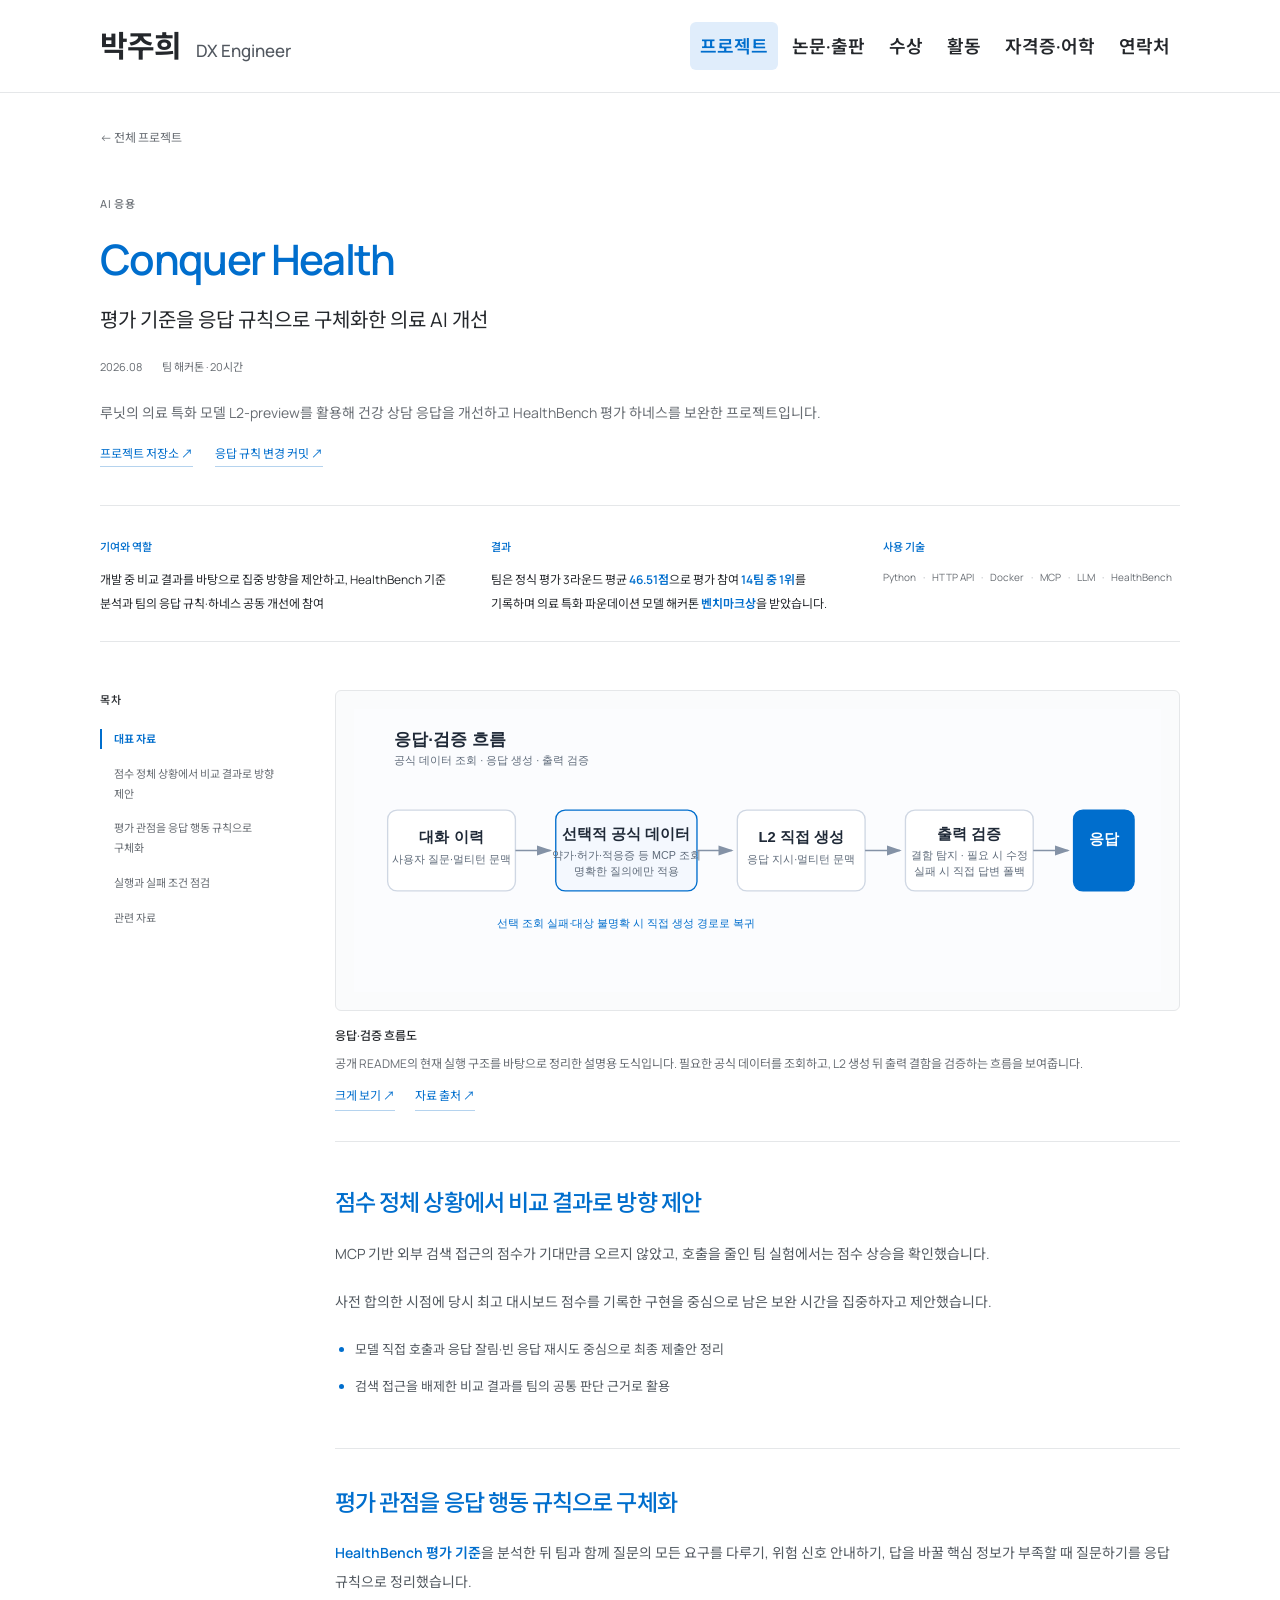
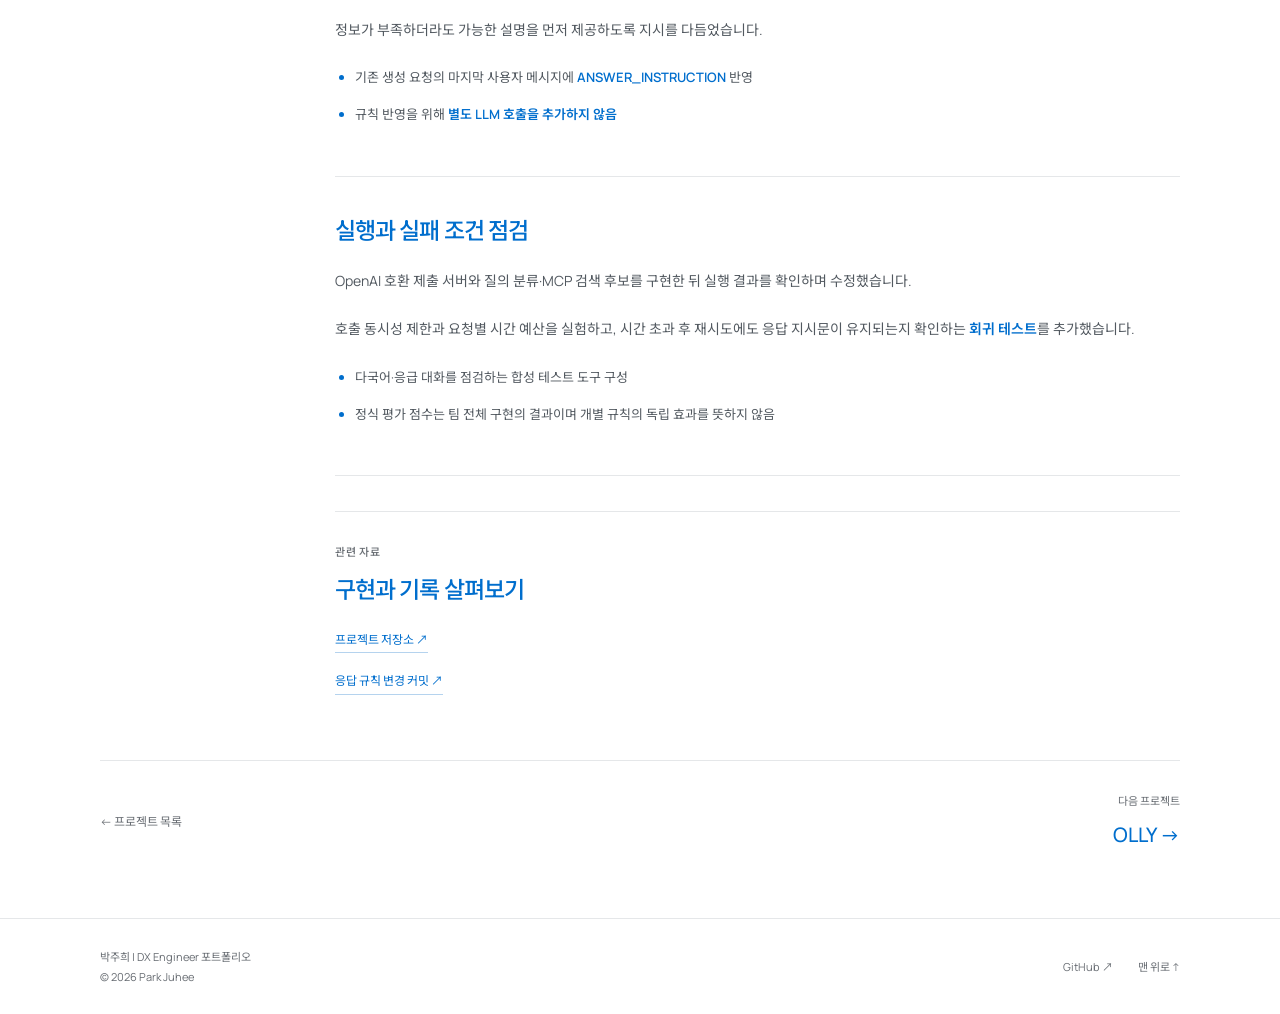
<file: projects/conquer-health.html>
<!doctype html>
<html lang="ko"><head><meta charset="utf-8"><meta name="viewport" content="width=device-width, initial-scale=1">
<title>Conquer Health · 박주희</title><meta name="description" content="루닛의 의료 특화 모델 L2-preview를 활용해 건강 상담 응답을 개선하고 HealthBench 평가 하네스를 보완한 프로젝트입니다.">
<meta name="theme-color" content="#ffffff"><meta property="og:title" content="Conquer Health · 박주희"><meta property="og:description" content="루닛의 의료 특화 모델 L2-preview를 활용해 건강 상담 응답을 개선하고 HealthBench 평가 하네스를 보완한 프로젝트입니다."><meta property="og:type" content="website"><meta property="og:url" content="https://juhee0223.github.io/projects/conquer-health.html">
<link rel="canonical" href="https://juhee0223.github.io/projects/conquer-health.html"><link rel="icon" href="../assets/favicon.svg" type="image/svg+xml">
<link rel="preconnect" href="https://fonts.googleapis.com"><link rel="preconnect" href="https://fonts.gstatic.com" crossorigin>
<link href="https://fonts.googleapis.com/css2?family=Manrope:wght@400;500;600;700;800&family=Noto+Sans+KR:wght@400;500;600;700;800&display=swap" rel="stylesheet">
<link rel="stylesheet" href="../styles.css?v=7fca98f05e"><script src="../site.js?v=306cd93640" defer></script></head>
<body><a class="skip-link" href="#main">본문으로 바로가기</a>
<header class="site-header"><div class="nav-wrap"><a class="brand" href="../index.html" aria-label="박주희 포트폴리오 홈"><span>박주희</span><small>DX Engineer</small></a>
<button class="menu-toggle" type="button" aria-expanded="false" aria-controls="site-nav">메뉴 <span aria-hidden="true">☰</span></button>
<nav id="site-nav" aria-label="주요 메뉴"><a href="../index.html#projects">프로젝트</a><a href="../index.html#research">논문·출판</a><a href="../index.html#awards">수상</a><a href="../index.html#activities">활동</a><a href="../index.html#credentials">자격증·어학</a><a class="nav-contact" href="../index.html#contact">연락처</a></nav></div></header>
<main id="main"><div class="container"><a class="back-link" href="../index.html#projects">← 전체 프로젝트</a><section class="case-hero"><div><p class="eyebrow">AI 응용</p><h1>Conquer Health</h1><p class="case-subtitle">평가 기준을 응답 규칙으로 구체화한 의료 AI 개선</p><div class="case-meta"><span>2026.08</span><span>팀 해커톤 · 20시간</span></div><p class="case-summary">루닛의 의료 특화 모델 L2-preview를 활용해 건강 상담 응답을 개선하고 HealthBench 평가 하네스를 보완한 프로젝트입니다.</p><div class="pub-links"><a class="text-link" href="https://github.com/Hackathon-AIM/health-conquer-submission" target="_blank" rel="noopener noreferrer">프로젝트 저장소 <span aria-hidden="true">↗</span></a><a class="text-link" href="https://github.com/Hackathon-AIM/health-conquer-submission/commit/52e79c8f5e2cb080466f9a299ee05b0afd9d0f69" target="_blank" rel="noopener noreferrer">응답 규칙 변경 커밋 <span aria-hidden="true">↗</span></a></div></div></section><div class="case-overview"><div><span class="eyebrow">기여와 역할</span><p>개발 중 비교 결과를 바탕으로 집중 방향을 제안하고, HealthBench 기준 분석과 팀의 응답 규칙·하네스 공동 개선에 참여</p></div><div><span class="eyebrow">결과</span><p>팀은 정식 평가 3라운드 평균 <strong class="detail-highlight">46.51점</strong>으로 평가 참여 <strong class="detail-highlight">14팀 중 1위</strong>를 기록하며 의료 특화 파운데이션 모델 해커톤 <strong class="detail-highlight">벤치마크상</strong>을 받았습니다.</p></div><div><span class="eyebrow">사용 기술</span><div class="tech-tags"><span>Python</span><span>HTTP API</span><span>Docker</span><span>MCP</span><span>LLM</span><span>HealthBench</span></div></div></div><div class="case-layout"><aside class="case-toc"><span class="eyebrow">목차</span><a href="#visual">대표 자료</a><a href="#section-0">점수 정체 상황에서 비교 결과로 방향 제안</a><a href="#section-1">평가 관점을 응답 행동 규칙으로 구체화</a><a href="#section-2">실행과 실패 조건 점검</a><a href="#evidence">관련 자료</a></aside><div class="case-body"><figure id="visual" class="case-visual"><a class="visual-open" href="../assets/conquer-response-flow.svg" target="_blank" rel="noopener" aria-label="Conquer Health 대표 자료 크게 보기"><img src="../assets/conquer-response-flow.svg" alt="대화 이력에서 선택적 공식 데이터 조회와 L2 생성을 거쳐 출력 검증·복구 후 응답하는 흐름" width="1200" height="420" loading="lazy" decoding="async"></a><figcaption><strong>응답·검증 흐름도</strong><p>공개 README의 현재 실행 구조를 바탕으로 정리한 설명용 도식입니다. 필요한 공식 데이터를 조회하고, L2 생성 뒤 출력 결함을 검증하는 흐름을 보여줍니다.</p><div class="visual-links"><a class="text-link" href="../assets/conquer-response-flow.svg" target="_blank" rel="noopener">크게 보기 ↗</a><a class="text-link" href="https://github.com/Hackathon-AIM/health-conquer-submission" target="_blank" rel="noopener noreferrer">자료 출처 ↗</a></div></figcaption></figure><section class="case-section" id="section-0"><div><h2>점수 정체 상황에서 비교 결과로 방향 제안</h2><p>MCP 기반 외부 검색 접근의 점수가 기대만큼 오르지 않았고, 호출을 줄인 팀 실험에서는 점수 상승을 확인했습니다.</p><p>사전 합의한 시점에 당시 최고 대시보드 점수를 기록한 구현을 중심으로 남은 보완 시간을 집중하자고 제안했습니다.</p><ul><li>모델 직접 호출과 응답 잘림·빈 응답 재시도 중심으로 최종 제출안 정리</li><li>검색 접근을 배제한 비교 결과를 팀의 공통 판단 근거로 활용</li></ul></div></section><section class="case-section" id="section-1"><div><h2>평가 관점을 응답 행동 규칙으로 구체화</h2><p><strong class="detail-highlight">HealthBench 평가 기준</strong>을 분석한 뒤 팀과 함께 질문의 모든 요구를 다루기, 위험 신호 안내하기, 답을 바꿀 핵심 정보가 부족할 때 질문하기를 응답 규칙으로 정리했습니다.</p><p>정보가 부족하더라도 가능한 설명을 먼저 제공하도록 지시를 다듬었습니다.</p><ul><li>기존 생성 요청의 마지막 사용자 메시지에 <strong class="detail-highlight">ANSWER_INSTRUCTION</strong> 반영</li><li>규칙 반영을 위해 <strong class="detail-highlight">별도 LLM 호출을 추가하지 않음</strong></li></ul></div></section><section class="case-section" id="section-2"><div><h2>실행과 실패 조건 점검</h2><p>OpenAI 호환 제출 서버와 질의 분류·MCP 검색 후보를 구현한 뒤 실행 결과를 확인하며 수정했습니다.</p><p>호출 동시성 제한과 요청별 시간 예산을 실험하고, 시간 초과 후 재시도에도 응답 지시문이 유지되는지 확인하는 <strong class="detail-highlight">회귀 테스트</strong>를 추가했습니다.</p><ul><li>다국어·응급 대화를 점검하는 합성 테스트 도구 구성</li><li>정식 평가 점수는 팀 전체 구현의 결과이며 개별 규칙의 독립 효과를 뜻하지 않음</li></ul></div></section><section id="evidence" class="case-evidence"><p class="eyebrow">관련 자료</p><h2>구현과 기록 살펴보기</h2><div class="evidence-links"><a class="text-link" href="https://github.com/Hackathon-AIM/health-conquer-submission" target="_blank" rel="noopener noreferrer">프로젝트 저장소 <span aria-hidden="true">↗</span></a><a class="text-link" href="https://github.com/Hackathon-AIM/health-conquer-submission/commit/52e79c8f5e2cb080466f9a299ee05b0afd9d0f69" target="_blank" rel="noopener noreferrer">응답 규칙 변경 커밋 <span aria-hidden="true">↗</span></a></div></section></div></div><nav class="project-pagination" aria-label="프로젝트 이동"><a href="../index.html#projects">← 프로젝트 목록</a><a href="olly.html"><small>다음 프로젝트</small><strong>OLLY →</strong></a></nav></div></main>
<footer class="site-footer"><div class="container footer-inner"><p>박주희 | DX Engineer 포트폴리오<br><span>© 2026 Park Juhee</span></p><a href="https://github.com/juhee0223" target="_blank" rel="noopener noreferrer">GitHub ↗</a><a href="#main">맨 위로 ↑</a></div></footer>
</body></html>
</file>
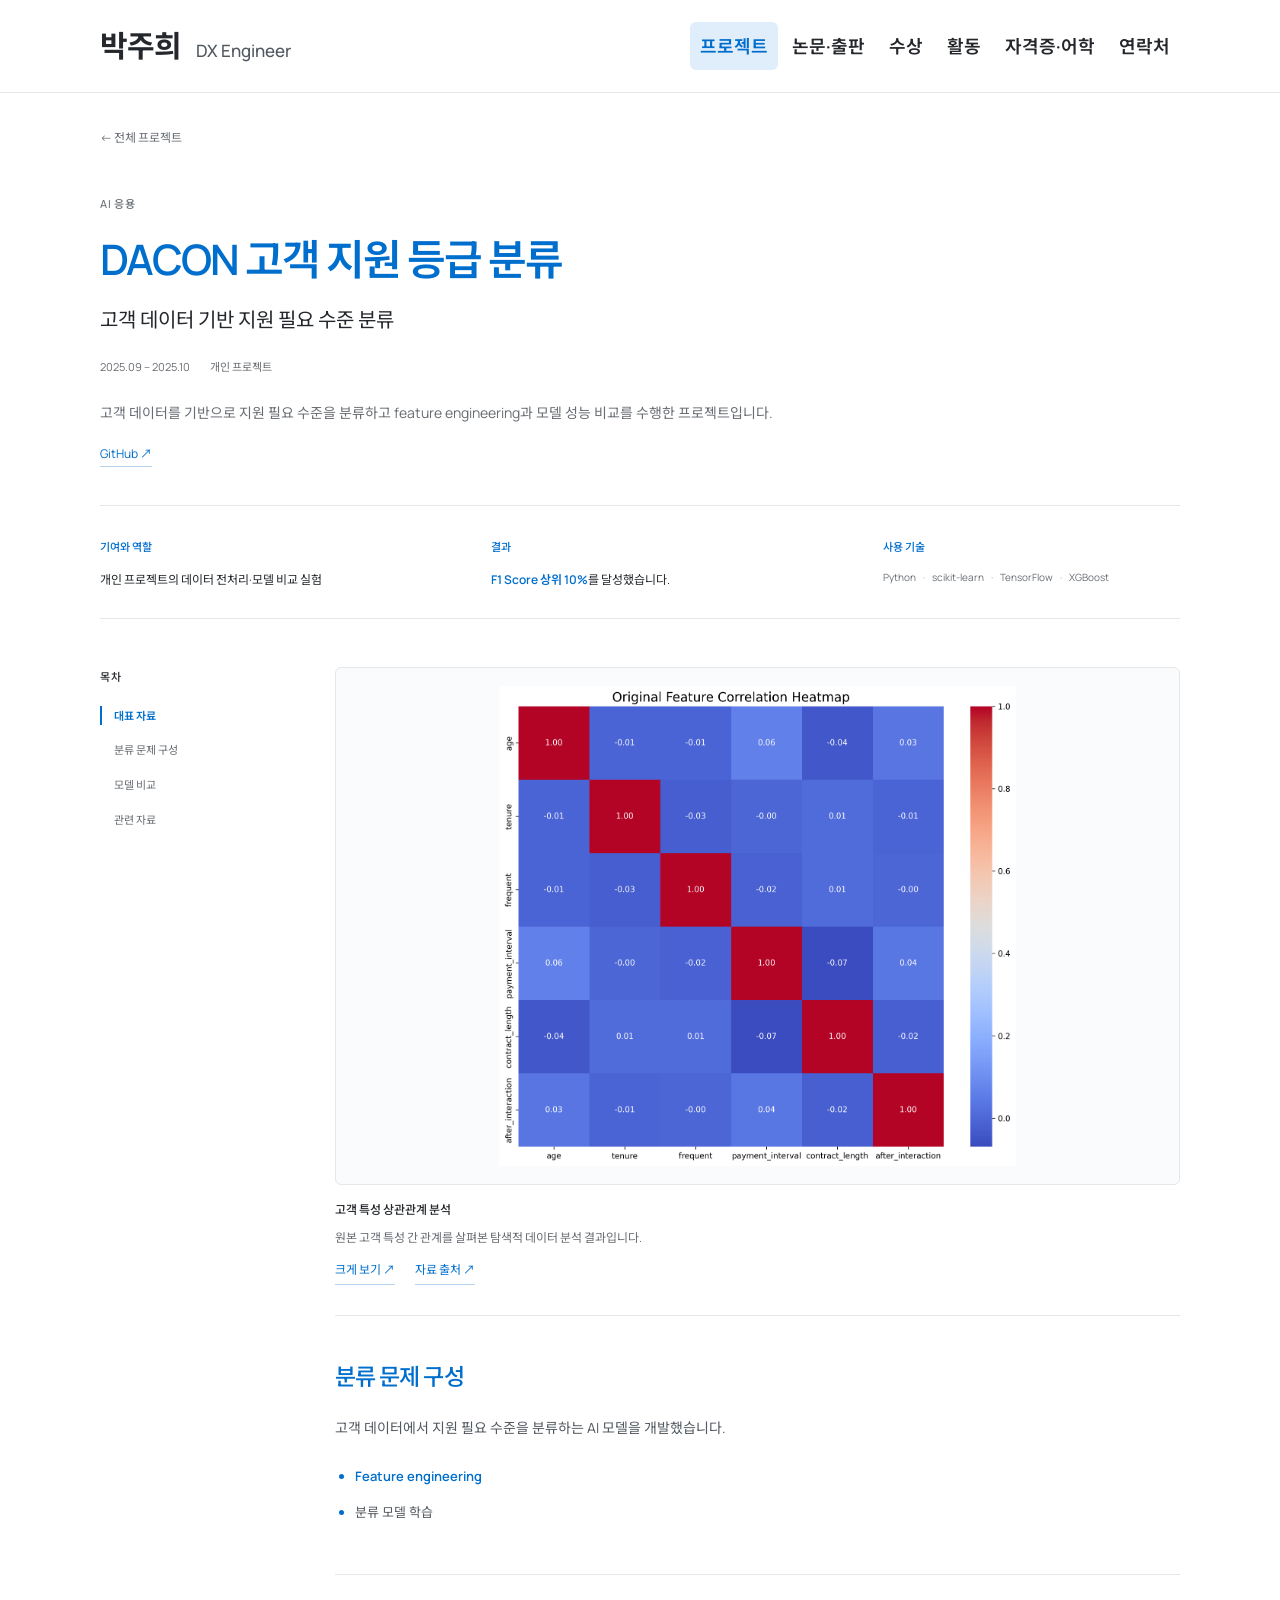
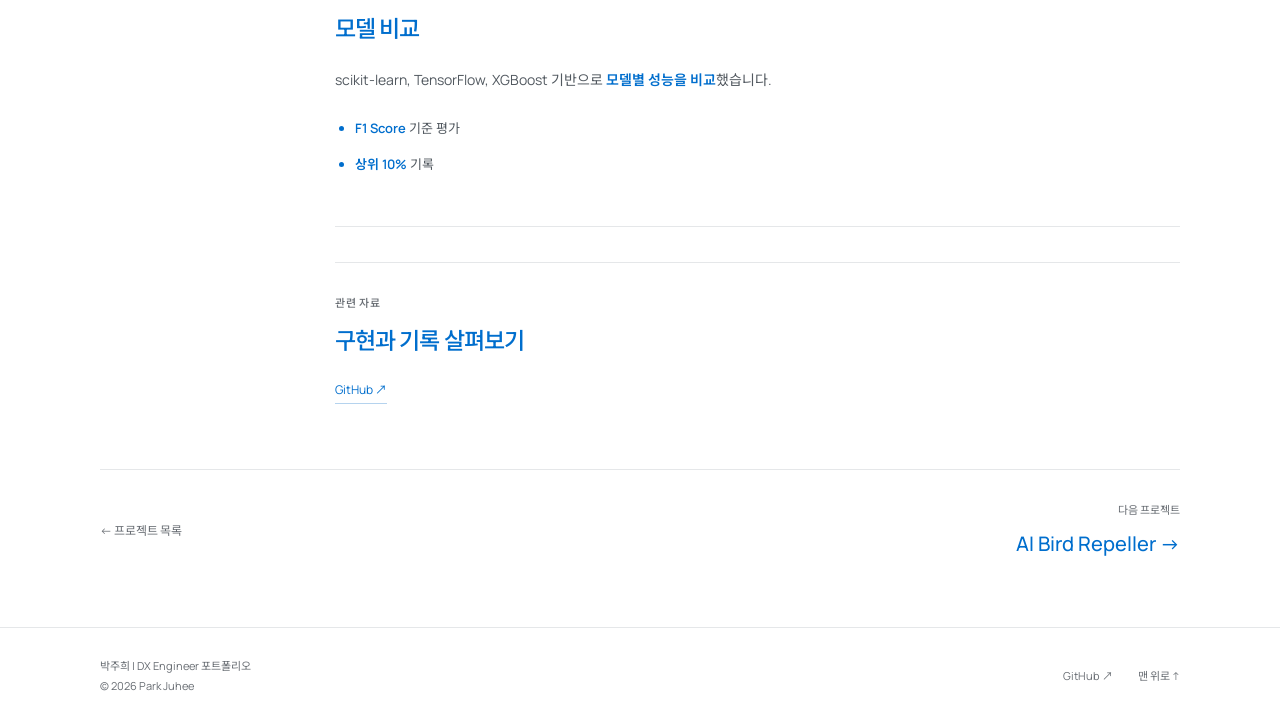
<file: projects/dacon.html>
<!doctype html>
<html lang="ko"><head><meta charset="utf-8"><meta name="viewport" content="width=device-width, initial-scale=1">
<title>DACON 고객 지원 등급 분류 · 박주희</title><meta name="description" content="고객 데이터를 기반으로 지원 필요 수준을 분류하고 feature engineering과 모델 성능 비교를 수행한 프로젝트입니다.">
<meta name="theme-color" content="#ffffff"><meta property="og:title" content="DACON 고객 지원 등급 분류 · 박주희"><meta property="og:description" content="고객 데이터를 기반으로 지원 필요 수준을 분류하고 feature engineering과 모델 성능 비교를 수행한 프로젝트입니다."><meta property="og:type" content="website"><meta property="og:url" content="https://juhee0223.github.io/projects/dacon.html">
<link rel="canonical" href="https://juhee0223.github.io/projects/dacon.html"><link rel="icon" href="../assets/favicon.svg" type="image/svg+xml">
<link rel="preconnect" href="https://fonts.googleapis.com"><link rel="preconnect" href="https://fonts.gstatic.com" crossorigin>
<link href="https://fonts.googleapis.com/css2?family=Manrope:wght@400;500;600;700;800&family=Noto+Sans+KR:wght@400;500;600;700;800&display=swap" rel="stylesheet">
<link rel="stylesheet" href="../styles.css?v=7fca98f05e"><script src="../site.js?v=306cd93640" defer></script></head>
<body><a class="skip-link" href="#main">본문으로 바로가기</a>
<header class="site-header"><div class="nav-wrap"><a class="brand" href="../index.html" aria-label="박주희 포트폴리오 홈"><span>박주희</span><small>DX Engineer</small></a>
<button class="menu-toggle" type="button" aria-expanded="false" aria-controls="site-nav">메뉴 <span aria-hidden="true">☰</span></button>
<nav id="site-nav" aria-label="주요 메뉴"><a href="../index.html#projects">프로젝트</a><a href="../index.html#research">논문·출판</a><a href="../index.html#awards">수상</a><a href="../index.html#activities">활동</a><a href="../index.html#credentials">자격증·어학</a><a class="nav-contact" href="../index.html#contact">연락처</a></nav></div></header>
<main id="main"><div class="container"><a class="back-link" href="../index.html#projects">← 전체 프로젝트</a><section class="case-hero"><div><p class="eyebrow">AI 응용</p><h1>DACON 고객 지원 등급 분류</h1><p class="case-subtitle">고객 데이터 기반 지원 필요 수준 분류</p><div class="case-meta"><span>2025.09 – 2025.10</span><span>개인 프로젝트</span></div><p class="case-summary">고객 데이터를 기반으로 지원 필요 수준을 분류하고 feature engineering과 모델 성능 비교를 수행한 프로젝트입니다.</p><div class="pub-links"><a class="text-link" href="https://github.com/juhee0223/DACON-Customer-Support-Classification" target="_blank" rel="noopener noreferrer">GitHub <span aria-hidden="true">↗</span></a></div></div></section><div class="case-overview"><div><span class="eyebrow">기여와 역할</span><p>개인 프로젝트의 데이터 전처리·모델 비교 실험</p></div><div><span class="eyebrow">결과</span><p><strong class="detail-highlight">F1 Score</strong> <strong class="detail-highlight">상위 10%</strong>를 달성했습니다.</p></div><div><span class="eyebrow">사용 기술</span><div class="tech-tags"><span>Python</span><span>scikit-learn</span><span>TensorFlow</span><span>XGBoost</span></div></div></div><div class="case-layout"><aside class="case-toc"><span class="eyebrow">목차</span><a href="#visual">대표 자료</a><a href="#section-0">분류 문제 구성</a><a href="#section-1">모델 비교</a><a href="#evidence">관련 자료</a></aside><div class="case-body"><figure id="visual" class="case-visual"><a class="visual-open" href="../assets/dacon-feature-heatmap.png" target="_blank" rel="noopener" aria-label="DACON 고객 지원 등급 분류 대표 자료 크게 보기"><img src="../assets/dacon-feature-heatmap.png" alt="나이·이용 기간·결제 간격 등 원본 고객 특성 간 상관계수 히트맵" width="2714" height="2519" loading="lazy" decoding="async"></a><figcaption><strong>고객 특성 상관관계 분석</strong><p>원본 고객 특성 간 관계를 살펴본 탐색적 데이터 분석 결과입니다.</p><div class="visual-links"><a class="text-link" href="../assets/dacon-feature-heatmap.png" target="_blank" rel="noopener">크게 보기 ↗</a><a class="text-link" href="https://github.com/juhee0223/DACON-Customer-Support-Classification" target="_blank" rel="noopener noreferrer">자료 출처 ↗</a></div></figcaption></figure><section class="case-section" id="section-0"><div><h2>분류 문제 구성</h2><p>고객 데이터에서 지원 필요 수준을 분류하는 AI 모델을 개발했습니다.</p><ul><li><strong class="detail-highlight">Feature engineering</strong></li><li>분류 모델 학습</li></ul></div></section><section class="case-section" id="section-1"><div><h2>모델 비교</h2><p>scikit-learn, TensorFlow, XGBoost 기반으로 <strong class="detail-highlight">모델별 성능을 비교</strong>했습니다.</p><ul><li><strong class="detail-highlight">F1 Score</strong> 기준 평가</li><li><strong class="detail-highlight">상위 10%</strong> 기록</li></ul></div></section><section id="evidence" class="case-evidence"><p class="eyebrow">관련 자료</p><h2>구현과 기록 살펴보기</h2><div class="evidence-links"><a class="text-link" href="https://github.com/juhee0223/DACON-Customer-Support-Classification" target="_blank" rel="noopener noreferrer">GitHub <span aria-hidden="true">↗</span></a></div></section></div></div><nav class="project-pagination" aria-label="프로젝트 이동"><a href="../index.html#projects">← 프로젝트 목록</a><a href="bird-repeller.html"><small>다음 프로젝트</small><strong>AI Bird Repeller →</strong></a></nav></div></main>
<footer class="site-footer"><div class="container footer-inner"><p>박주희 | DX Engineer 포트폴리오<br><span>© 2026 Park Juhee</span></p><a href="https://github.com/juhee0223" target="_blank" rel="noopener noreferrer">GitHub ↗</a><a href="#main">맨 위로 ↑</a></div></footer>
</body></html>
</file>
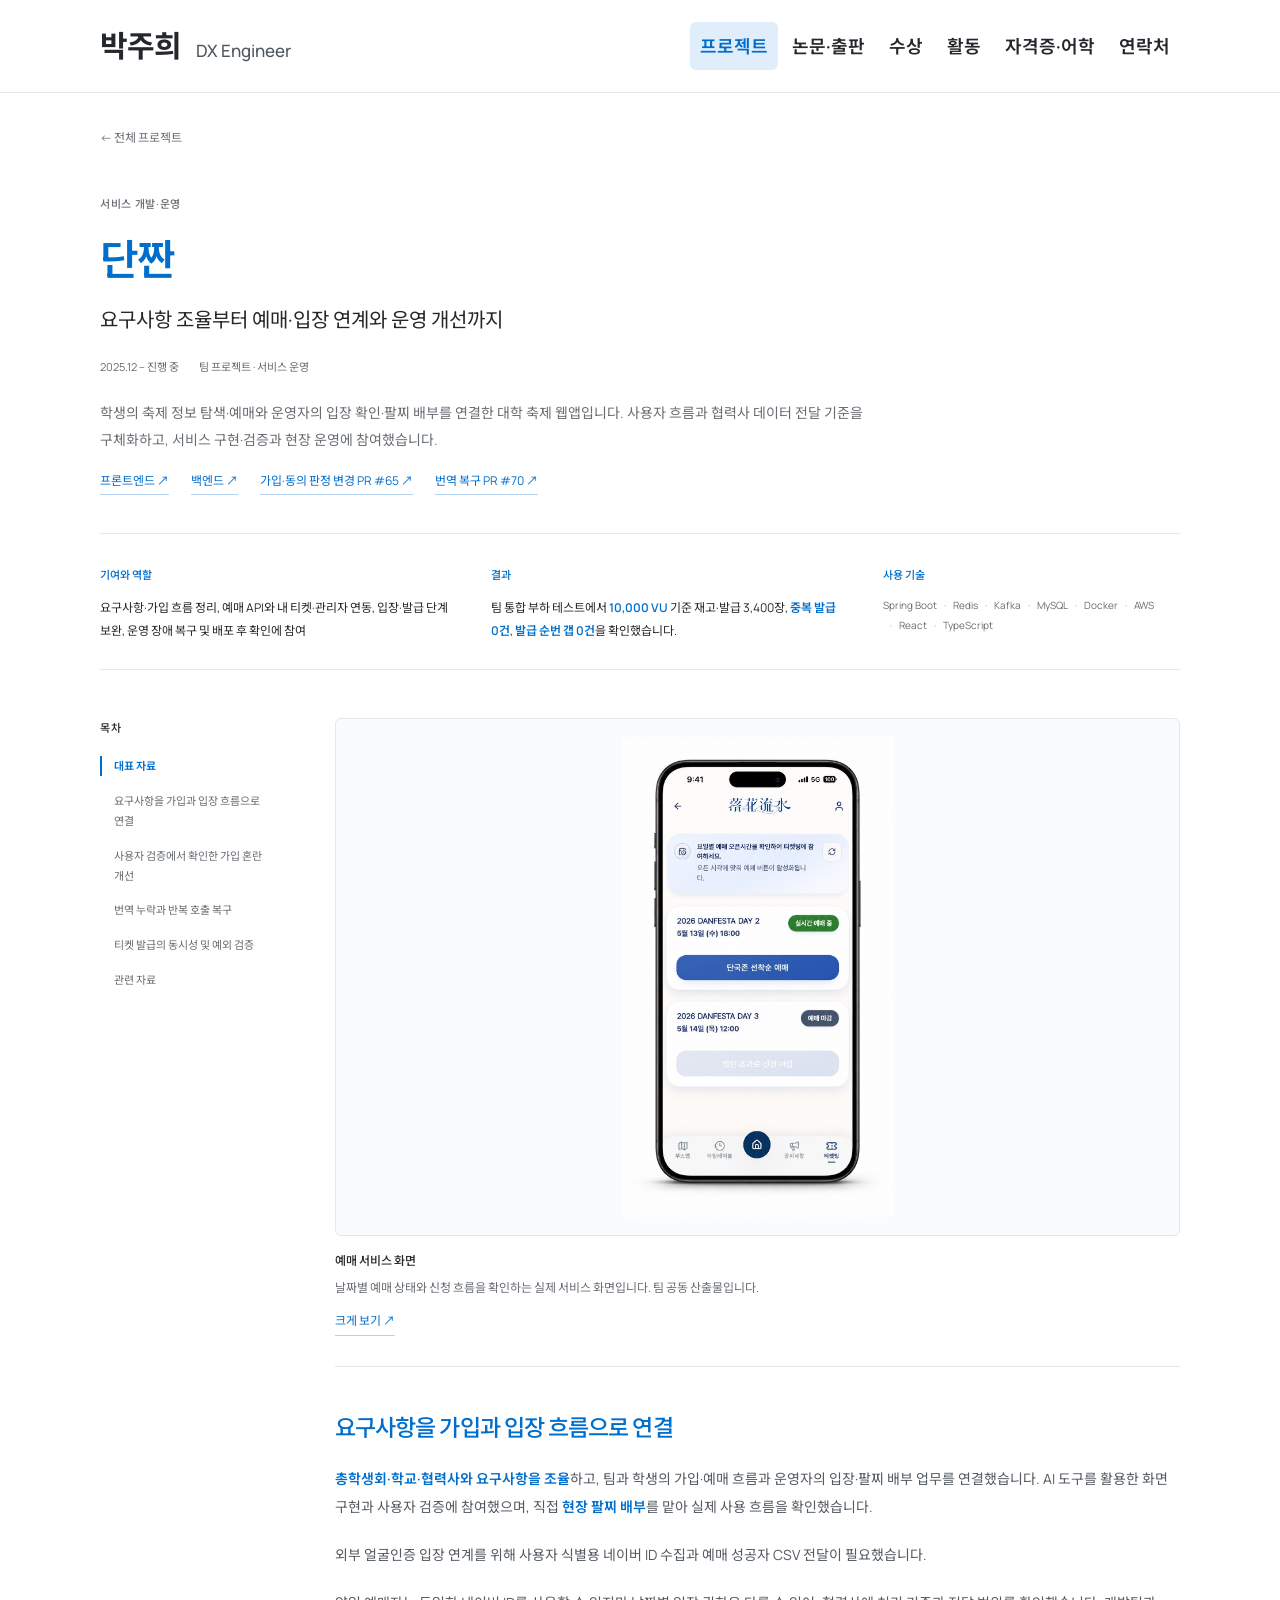
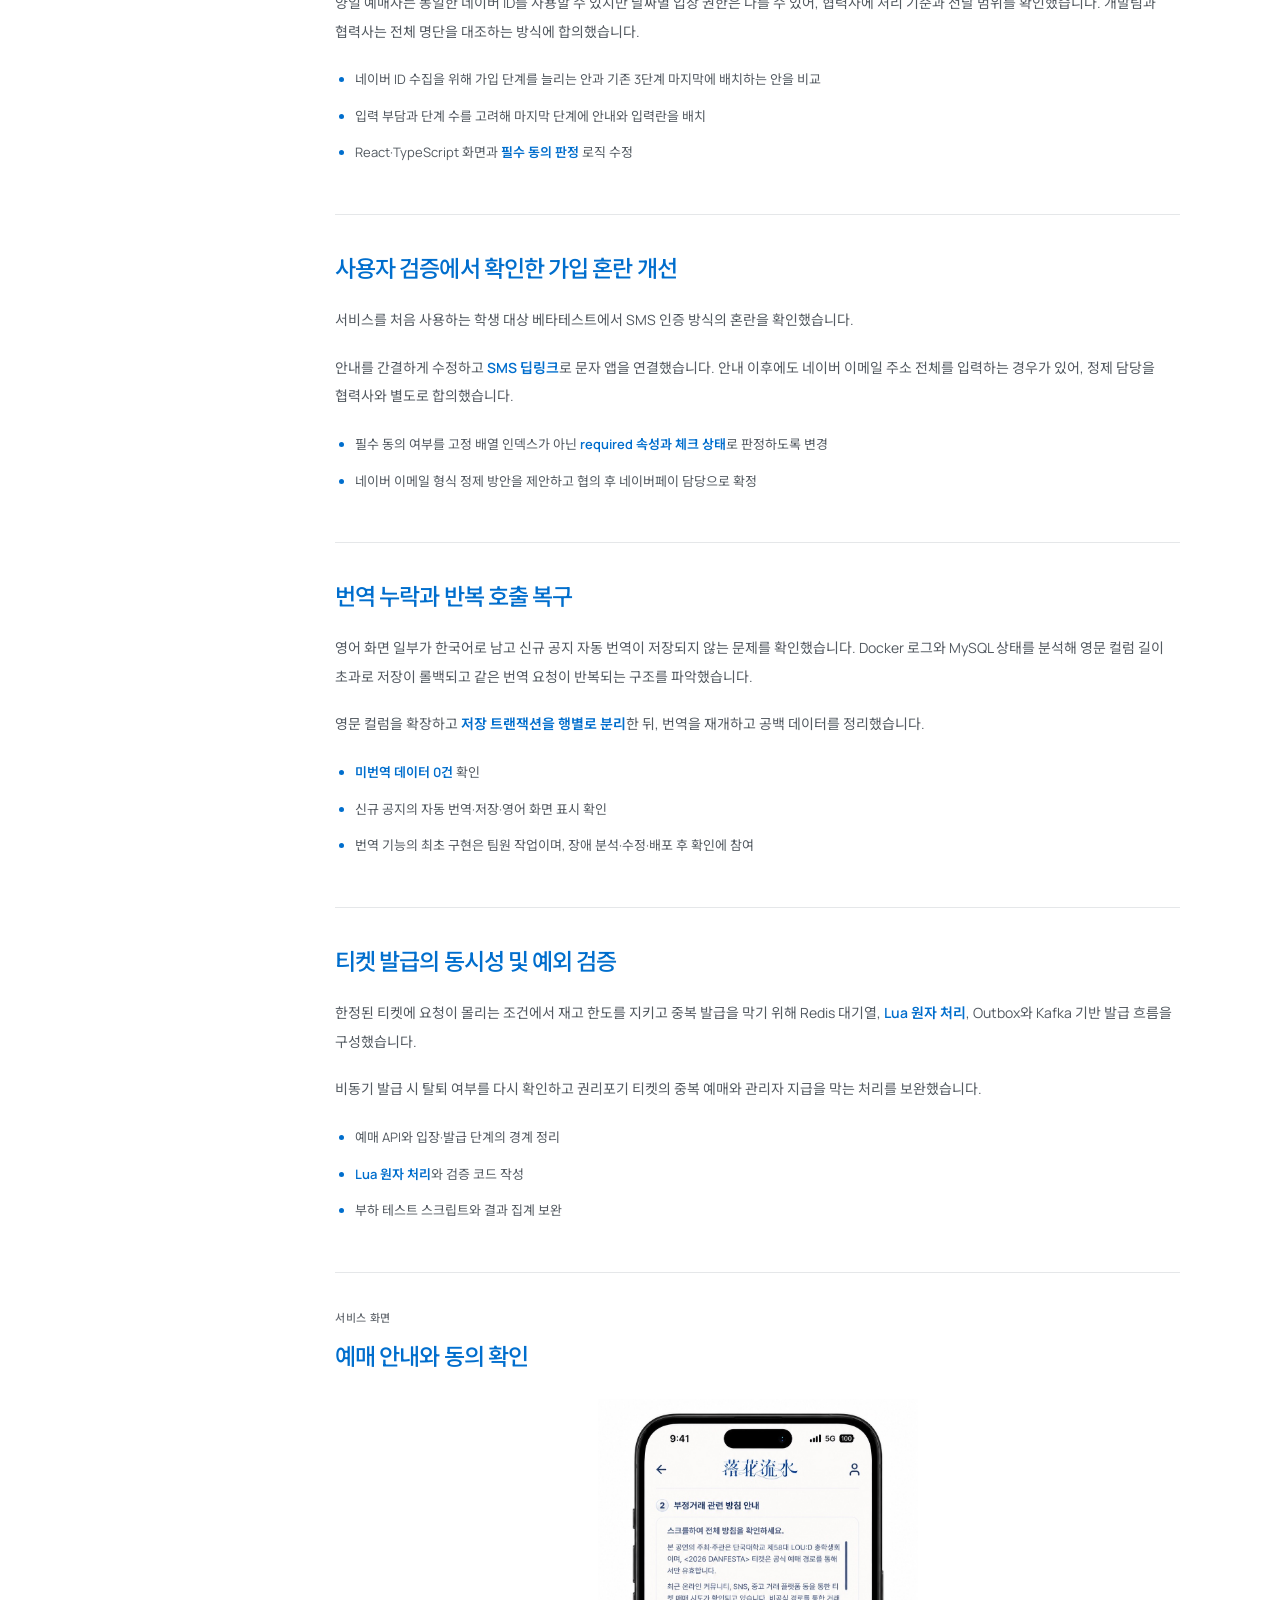
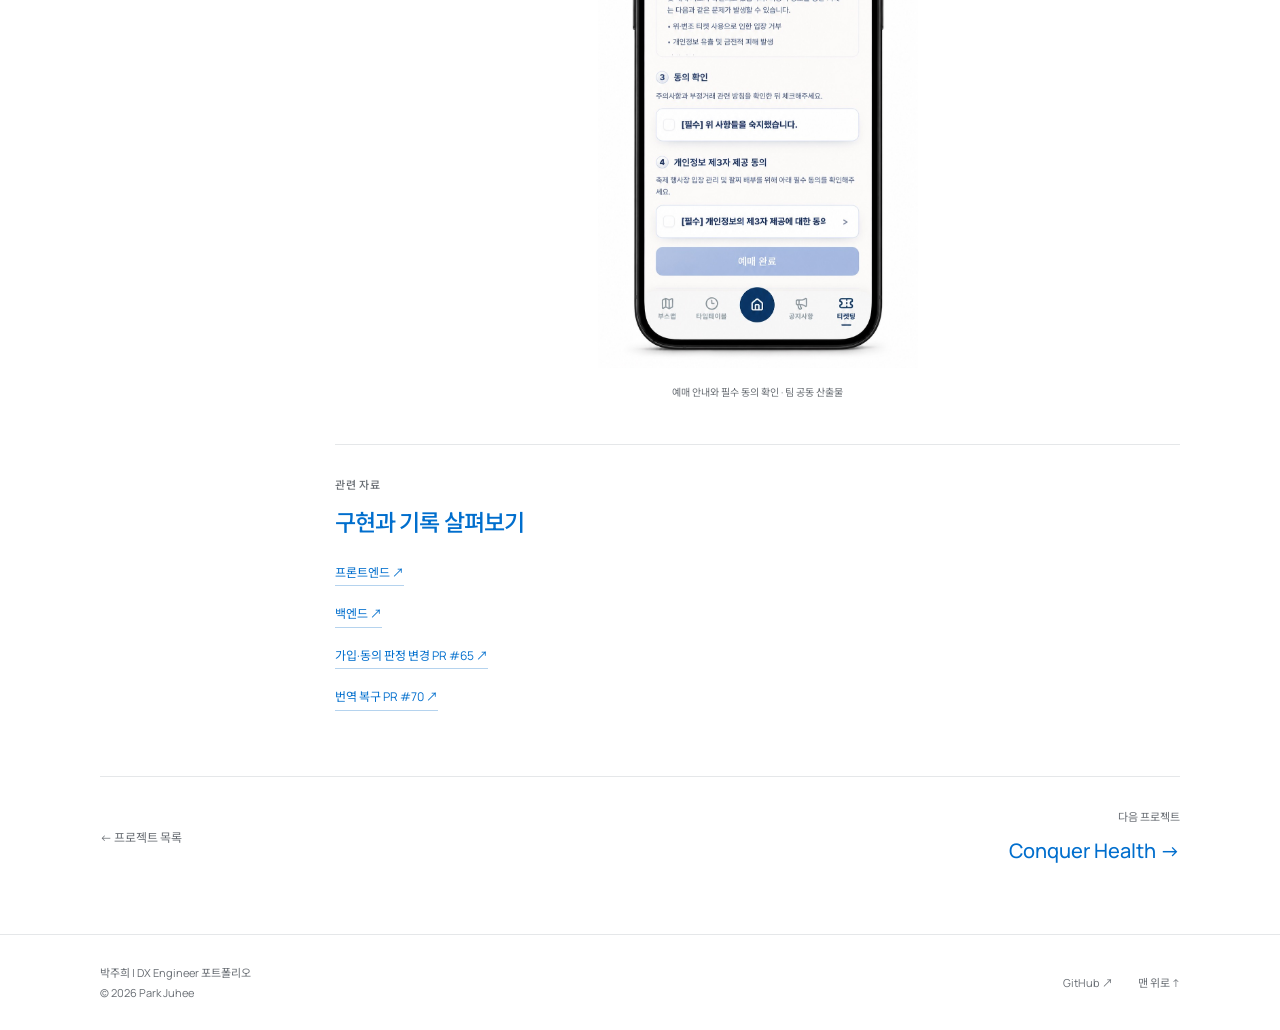
<file: projects/danzzan.html>
<!doctype html>
<html lang="ko"><head><meta charset="utf-8"><meta name="viewport" content="width=device-width, initial-scale=1">
<title>단짠 · 박주희</title><meta name="description" content="학생의 축제 정보 탐색·예매와 운영자의 입장 확인·팔찌 배부를 연결한 대학 축제 웹앱입니다. 사용자 흐름과 협력사 데이터 전달 기준을 구체화하고, 서비스 구현·검증과 현장 운영에 참여했습니다.">
<meta name="theme-color" content="#ffffff"><meta property="og:title" content="단짠 · 박주희"><meta property="og:description" content="학생의 축제 정보 탐색·예매와 운영자의 입장 확인·팔찌 배부를 연결한 대학 축제 웹앱입니다. 사용자 흐름과 협력사 데이터 전달 기준을 구체화하고, 서비스 구현·검증과 현장 운영에 참여했습니다."><meta property="og:type" content="website"><meta property="og:url" content="https://juhee0223.github.io/projects/danzzan.html">
<link rel="canonical" href="https://juhee0223.github.io/projects/danzzan.html"><link rel="icon" href="../assets/favicon.svg" type="image/svg+xml">
<link rel="preconnect" href="https://fonts.googleapis.com"><link rel="preconnect" href="https://fonts.gstatic.com" crossorigin>
<link href="https://fonts.googleapis.com/css2?family=Manrope:wght@400;500;600;700;800&family=Noto+Sans+KR:wght@400;500;600;700;800&display=swap" rel="stylesheet">
<link rel="stylesheet" href="../styles.css?v=7fca98f05e"><script src="../site.js?v=306cd93640" defer></script></head>
<body><a class="skip-link" href="#main">본문으로 바로가기</a>
<header class="site-header"><div class="nav-wrap"><a class="brand" href="../index.html" aria-label="박주희 포트폴리오 홈"><span>박주희</span><small>DX Engineer</small></a>
<button class="menu-toggle" type="button" aria-expanded="false" aria-controls="site-nav">메뉴 <span aria-hidden="true">☰</span></button>
<nav id="site-nav" aria-label="주요 메뉴"><a href="../index.html#projects">프로젝트</a><a href="../index.html#research">논문·출판</a><a href="../index.html#awards">수상</a><a href="../index.html#activities">활동</a><a href="../index.html#credentials">자격증·어학</a><a class="nav-contact" href="../index.html#contact">연락처</a></nav></div></header>
<main id="main"><div class="container"><a class="back-link" href="../index.html#projects">← 전체 프로젝트</a><section class="case-hero"><div><p class="eyebrow">서비스 개발·운영</p><h1>단짠</h1><p class="case-subtitle">요구사항 조율부터 예매·입장 연계와 운영 개선까지</p><div class="case-meta"><span>2025.12 – 진행 중</span><span>팀 프로젝트 · 서비스 운영</span></div><p class="case-summary">학생의 축제 정보 탐색·예매와 운영자의 입장 확인·팔찌 배부를 연결한 대학 축제 웹앱입니다. 사용자 흐름과 협력사 데이터 전달 기준을 구체화하고, 서비스 구현·검증과 현장 운영에 참여했습니다.</p><div class="pub-links"><a class="text-link" href="https://github.com/DKU-Dan-Zzan/Danzzan-FE" target="_blank" rel="noopener noreferrer">프론트엔드 <span aria-hidden="true">↗</span></a><a class="text-link" href="https://github.com/DKU-Dan-Zzan/Danzzan-BE" target="_blank" rel="noopener noreferrer">백엔드 <span aria-hidden="true">↗</span></a><a class="text-link" href="https://github.com/DKU-Dan-Zzan/Danzzan-FE/pull/65" target="_blank" rel="noopener noreferrer">가입·동의 판정 변경 PR #65 <span aria-hidden="true">↗</span></a><a class="text-link" href="https://github.com/DKU-Dan-Zzan/Danzzan-BE/pull/70" target="_blank" rel="noopener noreferrer">번역 복구 PR #70 <span aria-hidden="true">↗</span></a></div></div></section><div class="case-overview"><div><span class="eyebrow">기여와 역할</span><p>요구사항·가입 흐름 정리, 예매 API와 내 티켓·관리자 연동, 입장·발급 단계 보완, 운영 장애 복구 및 배포 후 확인에 참여</p></div><div><span class="eyebrow">결과</span><p>팀 통합 부하 테스트에서 <strong class="detail-highlight">10,000 VU</strong> 기준 재고·발급 3,400장, <strong class="detail-highlight">중복 발급 0건</strong>, <strong class="detail-highlight">발급 순번 갭 0건</strong>을 확인했습니다.</p></div><div><span class="eyebrow">사용 기술</span><div class="tech-tags"><span>Spring Boot</span><span>Redis</span><span>Kafka</span><span>MySQL</span><span>Docker</span><span>AWS</span><span>React</span><span>TypeScript</span></div></div></div><div class="case-layout"><aside class="case-toc"><span class="eyebrow">목차</span><a href="#visual">대표 자료</a><a href="#section-0">요구사항을 가입과 입장 흐름으로 연결</a><a href="#section-1">사용자 검증에서 확인한 가입 혼란 개선</a><a href="#section-2">번역 누락과 반복 호출 복구</a><a href="#section-3">티켓 발급의 동시성 및 예외 검증</a><a href="#evidence">관련 자료</a></aside><div class="case-body"><figure id="visual" class="case-visual"><a class="visual-open" href="../assets/danzzan-ticketing.png" target="_blank" rel="noopener" aria-label="단짠 대표 자료 크게 보기"><img src="../assets/danzzan-ticketing.png" alt="단짠의 날짜별 예매 상태와 예매 버튼 화면" width="941" height="1672" loading="lazy" decoding="async"></a><figcaption><strong>예매 서비스 화면</strong><p>날짜별 예매 상태와 신청 흐름을 확인하는 실제 서비스 화면입니다. 팀 공동 산출물입니다.</p><div class="visual-links"><a class="text-link" href="../assets/danzzan-ticketing.png" target="_blank" rel="noopener">크게 보기 ↗</a></div></figcaption></figure><section class="case-section" id="section-0"><div><h2>요구사항을 가입과 입장 흐름으로 연결</h2><p><strong class="detail-highlight">총학생회·학교·협력사와 요구사항을 조율</strong>하고, 팀과 학생의 가입·예매 흐름과 운영자의 입장·팔찌 배부 업무를 연결했습니다. AI 도구를 활용한 화면 구현과 사용자 검증에 참여했으며, 직접 <strong class="detail-highlight">현장 팔찌 배부</strong>를 맡아 실제 사용 흐름을 확인했습니다.</p><p>외부 얼굴인증 입장 연계를 위해 사용자 식별용 네이버 ID 수집과 예매 성공자 CSV 전달이 필요했습니다.</p><p>양일 예매자는 동일한 네이버 ID를 사용할 수 있지만 날짜별 입장 권한은 다를 수 있어, 협력사에 처리 기준과 전달 범위를 확인했습니다. 개발팀과 협력사는 전체 명단을 대조하는 방식에 합의했습니다.</p><ul><li>네이버 ID 수집을 위해 가입 단계를 늘리는 안과 기존 3단계 마지막에 배치하는 안을 비교</li><li>입력 부담과 단계 수를 고려해 마지막 단계에 안내와 입력란을 배치</li><li>React·TypeScript 화면과 <strong class="detail-highlight">필수 동의 판정</strong> 로직 수정</li></ul></div></section><section class="case-section" id="section-1"><div><h2>사용자 검증에서 확인한 가입 혼란 개선</h2><p>서비스를 처음 사용하는 학생 대상 베타테스트에서 SMS 인증 방식의 혼란을 확인했습니다.</p><p>안내를 간결하게 수정하고 <strong class="detail-highlight">SMS 딥링크</strong>로 문자 앱을 연결했습니다. 안내 이후에도 네이버 이메일 주소 전체를 입력하는 경우가 있어, 정제 담당을 협력사와 별도로 합의했습니다.</p><ul><li>필수 동의 여부를 고정 배열 인덱스가 아닌 <strong class="detail-highlight">required 속성과 체크 상태</strong>로 판정하도록 변경</li><li>네이버 이메일 형식 정제 방안을 제안하고 협의 후 네이버페이 담당으로 확정</li></ul></div></section><section class="case-section" id="section-2"><div><h2>번역 누락과 반복 호출 복구</h2><p>영어 화면 일부가 한국어로 남고 신규 공지 자동 번역이 저장되지 않는 문제를 확인했습니다. Docker 로그와 MySQL 상태를 분석해 영문 컬럼 길이 초과로 저장이 롤백되고 같은 번역 요청이 반복되는 구조를 파악했습니다.</p><p>영문 컬럼을 확장하고 <strong class="detail-highlight">저장 트랜잭션을 행별로 분리</strong>한 뒤, 번역을 재개하고 공백 데이터를 정리했습니다.</p><ul><li><strong class="detail-highlight">미번역 데이터 0건</strong> 확인</li><li>신규 공지의 자동 번역·저장·영어 화면 표시 확인</li><li>번역 기능의 최초 구현은 팀원 작업이며, 장애 분석·수정·배포 후 확인에 참여</li></ul></div></section><section class="case-section" id="section-3"><div><h2>티켓 발급의 동시성 및 예외 검증</h2><p>한정된 티켓에 요청이 몰리는 조건에서 재고 한도를 지키고 중복 발급을 막기 위해 Redis 대기열, <strong class="detail-highlight">Lua 원자 처리</strong>, Outbox와 Kafka 기반 발급 흐름을 구성했습니다.</p><p>비동기 발급 시 탈퇴 여부를 다시 확인하고 권리포기 티켓의 중복 예매와 관리자 지급을 막는 처리를 보완했습니다.</p><ul><li>예매 API와 입장·발급 단계의 경계 정리</li><li><strong class="detail-highlight">Lua 원자 처리</strong>와 검증 코드 작성</li><li>부하 테스트 스크립트와 결과 집계 보완</li></ul></div></section><section class="case-gallery"><div class="eyebrow">서비스 화면</div><h2>예매 안내와 동의 확인</h2><div class="phone-gallery"><figure><a href="../assets/danzzan-consent.png" target="_blank" rel="noopener"><img src="../assets/danzzan-consent.png" alt="단짠 예매 안내와 필수 동의 확인 화면" loading="lazy" width="941" height="1672"></a><figcaption>예매 안내와 필수 동의 확인 · 팀 공동 산출물</figcaption></figure></div></section><section id="evidence" class="case-evidence"><p class="eyebrow">관련 자료</p><h2>구현과 기록 살펴보기</h2><div class="evidence-links"><a class="text-link" href="https://github.com/DKU-Dan-Zzan/Danzzan-FE" target="_blank" rel="noopener noreferrer">프론트엔드 <span aria-hidden="true">↗</span></a><a class="text-link" href="https://github.com/DKU-Dan-Zzan/Danzzan-BE" target="_blank" rel="noopener noreferrer">백엔드 <span aria-hidden="true">↗</span></a><a class="text-link" href="https://github.com/DKU-Dan-Zzan/Danzzan-FE/pull/65" target="_blank" rel="noopener noreferrer">가입·동의 판정 변경 PR #65 <span aria-hidden="true">↗</span></a><a class="text-link" href="https://github.com/DKU-Dan-Zzan/Danzzan-BE/pull/70" target="_blank" rel="noopener noreferrer">번역 복구 PR #70 <span aria-hidden="true">↗</span></a></div></section></div></div><nav class="project-pagination" aria-label="프로젝트 이동"><a href="../index.html#projects">← 프로젝트 목록</a><a href="conquer-health.html"><small>다음 프로젝트</small><strong>Conquer Health →</strong></a></nav></div></main>
<footer class="site-footer"><div class="container footer-inner"><p>박주희 | DX Engineer 포트폴리오<br><span>© 2026 Park Juhee</span></p><a href="https://github.com/juhee0223" target="_blank" rel="noopener noreferrer">GitHub ↗</a><a href="#main">맨 위로 ↑</a></div></footer>
</body></html>
</file>
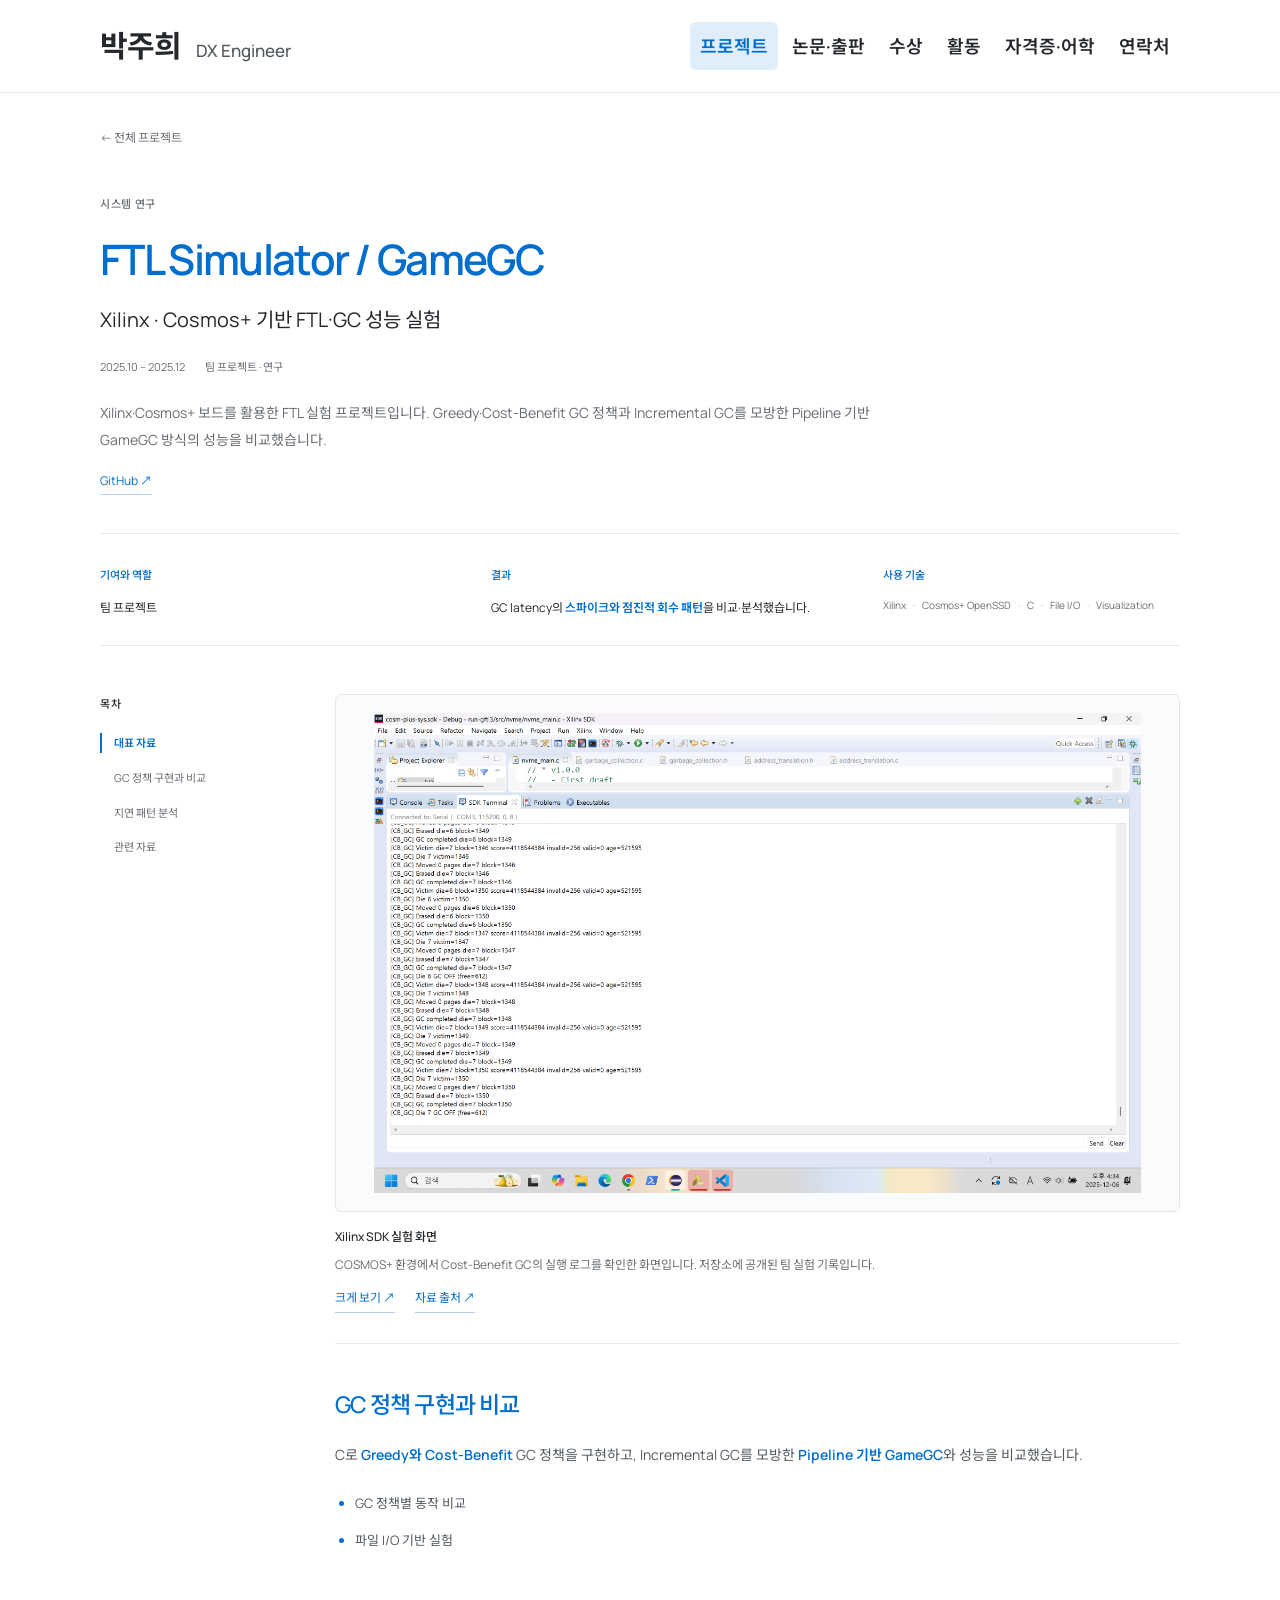
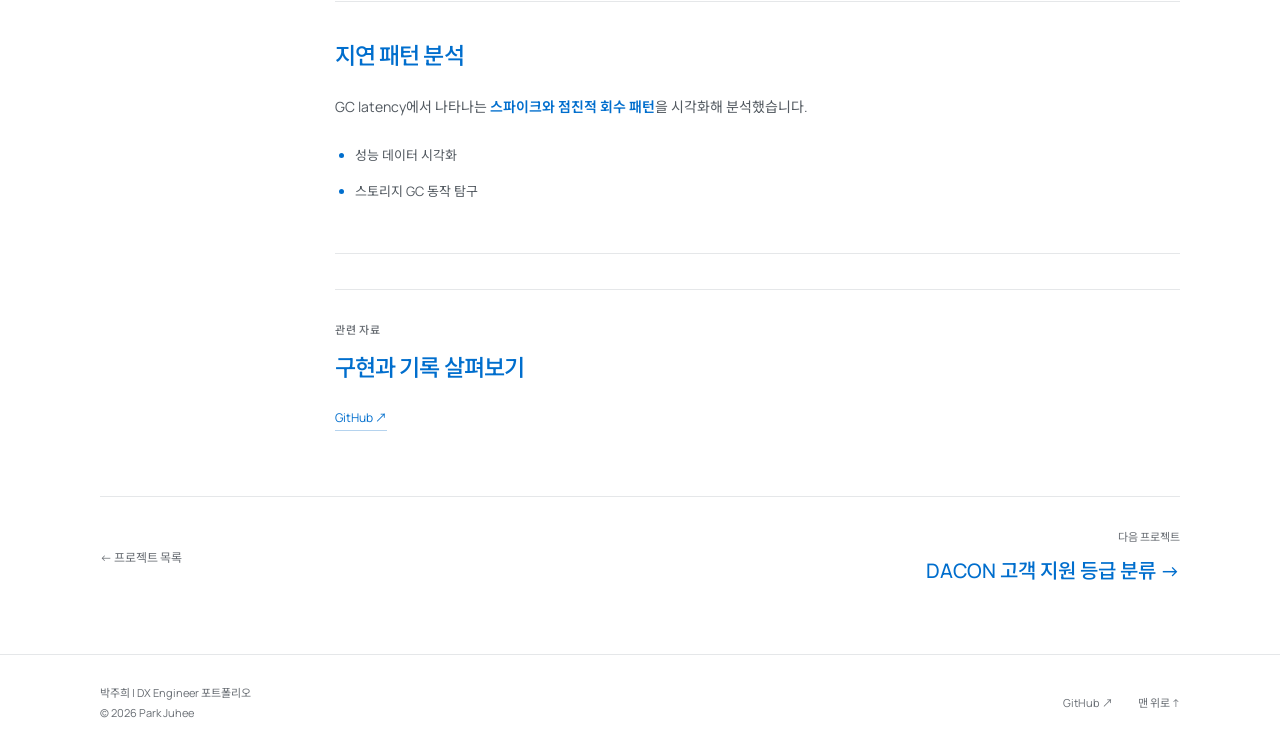
<file: projects/gamegc.html>
<!doctype html>
<html lang="ko"><head><meta charset="utf-8"><meta name="viewport" content="width=device-width, initial-scale=1">
<title>FTL Simulator / GameGC · 박주희</title><meta name="description" content="Xilinx·Cosmos+ 보드를 활용한 FTL 실험 프로젝트입니다. Greedy·Cost-Benefit GC 정책과 Incremental GC를 모방한 Pipeline 기반 GameGC 방식의 성능을 비교했습니다.">
<meta name="theme-color" content="#ffffff"><meta property="og:title" content="FTL Simulator / GameGC · 박주희"><meta property="og:description" content="Xilinx·Cosmos+ 보드를 활용한 FTL 실험 프로젝트입니다. Greedy·Cost-Benefit GC 정책과 Incremental GC를 모방한 Pipeline 기반 GameGC 방식의 성능을 비교했습니다."><meta property="og:type" content="website"><meta property="og:url" content="https://juhee0223.github.io/projects/gamegc.html">
<link rel="canonical" href="https://juhee0223.github.io/projects/gamegc.html"><link rel="icon" href="../assets/favicon.svg" type="image/svg+xml">
<link rel="preconnect" href="https://fonts.googleapis.com"><link rel="preconnect" href="https://fonts.gstatic.com" crossorigin>
<link href="https://fonts.googleapis.com/css2?family=Manrope:wght@400;500;600;700;800&family=Noto+Sans+KR:wght@400;500;600;700;800&display=swap" rel="stylesheet">
<link rel="stylesheet" href="../styles.css?v=7fca98f05e"><script src="../site.js?v=306cd93640" defer></script></head>
<body><a class="skip-link" href="#main">본문으로 바로가기</a>
<header class="site-header"><div class="nav-wrap"><a class="brand" href="../index.html" aria-label="박주희 포트폴리오 홈"><span>박주희</span><small>DX Engineer</small></a>
<button class="menu-toggle" type="button" aria-expanded="false" aria-controls="site-nav">메뉴 <span aria-hidden="true">☰</span></button>
<nav id="site-nav" aria-label="주요 메뉴"><a href="../index.html#projects">프로젝트</a><a href="../index.html#research">논문·출판</a><a href="../index.html#awards">수상</a><a href="../index.html#activities">활동</a><a href="../index.html#credentials">자격증·어학</a><a class="nav-contact" href="../index.html#contact">연락처</a></nav></div></header>
<main id="main"><div class="container"><a class="back-link" href="../index.html#projects">← 전체 프로젝트</a><section class="case-hero"><div><p class="eyebrow">시스템 연구</p><h1>FTL Simulator / GameGC</h1><p class="case-subtitle">Xilinx · Cosmos+ 기반 FTL·GC 성능 실험</p><div class="case-meta"><span>2025.10 – 2025.12</span><span>팀 프로젝트 · 연구</span></div><p class="case-summary">Xilinx·Cosmos+ 보드를 활용한 FTL 실험 프로젝트입니다. Greedy·Cost-Benefit GC 정책과 Incremental GC를 모방한 Pipeline 기반 GameGC 방식의 성능을 비교했습니다.</p><div class="pub-links"><a class="text-link" href="https://github.com/day-e0n/ssp_team_project" target="_blank" rel="noopener noreferrer">GitHub <span aria-hidden="true">↗</span></a></div></div></section><div class="case-overview"><div><span class="eyebrow">기여와 역할</span><p>팀 프로젝트</p></div><div><span class="eyebrow">결과</span><p>GC latency의 <strong class="detail-highlight">스파이크와 점진적 회수 패턴</strong>을 비교·분석했습니다.</p></div><div><span class="eyebrow">사용 기술</span><div class="tech-tags"><span>Xilinx</span><span>Cosmos+ OpenSSD</span><span>C</span><span>File I/O</span><span>Visualization</span></div></div></div><div class="case-layout"><aside class="case-toc"><span class="eyebrow">목차</span><a href="#visual">대표 자료</a><a href="#section-0">GC 정책 구현과 비교</a><a href="#section-1">지연 패턴 분석</a><a href="#evidence">관련 자료</a></aside><div class="case-body"><figure id="visual" class="case-visual"><a class="visual-open" href="../assets/gamegc-xilinx-console.png" target="_blank" rel="noopener" aria-label="FTL Simulator / GameGC 대표 자료 크게 보기"><img src="../assets/gamegc-xilinx-console.png" alt="Xilinx SDK에서 Cost-Benefit GC의 victim 선택과 erase 로그를 확인하는 COSMOS+ 실험 화면" width="2876" height="1800" loading="lazy" decoding="async"></a><figcaption><strong>Xilinx SDK 실험 화면</strong><p>COSMOS+ 환경에서 Cost-Benefit GC의 실행 로그를 확인한 화면입니다. 저장소에 공개된 팀 실험 기록입니다.</p><div class="visual-links"><a class="text-link" href="../assets/gamegc-xilinx-console.png" target="_blank" rel="noopener">크게 보기 ↗</a><a class="text-link" href="https://github.com/day-e0n/ssp_team_project/blob/main/cost_benefit_final_console.png" target="_blank" rel="noopener noreferrer">자료 출처 ↗</a></div></figcaption></figure><section class="case-section" id="section-0"><div><h2>GC 정책 구현과 비교</h2><p>C로 <strong class="detail-highlight">Greedy와 Cost-Benefit</strong> GC 정책을 구현하고, Incremental GC를 모방한 <strong class="detail-highlight">Pipeline 기반 GameGC</strong>와 성능을 비교했습니다.</p><ul><li>GC 정책별 동작 비교</li><li>파일 I/O 기반 실험</li></ul></div></section><section class="case-section" id="section-1"><div><h2>지연 패턴 분석</h2><p>GC latency에서 나타나는 <strong class="detail-highlight">스파이크와 점진적 회수 패턴</strong>을 시각화해 분석했습니다.</p><ul><li>성능 데이터 시각화</li><li>스토리지 GC 동작 탐구</li></ul></div></section><section id="evidence" class="case-evidence"><p class="eyebrow">관련 자료</p><h2>구현과 기록 살펴보기</h2><div class="evidence-links"><a class="text-link" href="https://github.com/day-e0n/ssp_team_project" target="_blank" rel="noopener noreferrer">GitHub <span aria-hidden="true">↗</span></a></div></section></div></div><nav class="project-pagination" aria-label="프로젝트 이동"><a href="../index.html#projects">← 프로젝트 목록</a><a href="dacon.html"><small>다음 프로젝트</small><strong>DACON 고객 지원 등급 분류 →</strong></a></nav></div></main>
<footer class="site-footer"><div class="container footer-inner"><p>박주희 | DX Engineer 포트폴리오<br><span>© 2026 Park Juhee</span></p><a href="https://github.com/juhee0223" target="_blank" rel="noopener noreferrer">GitHub ↗</a><a href="#main">맨 위로 ↑</a></div></footer>
</body></html>
</file>
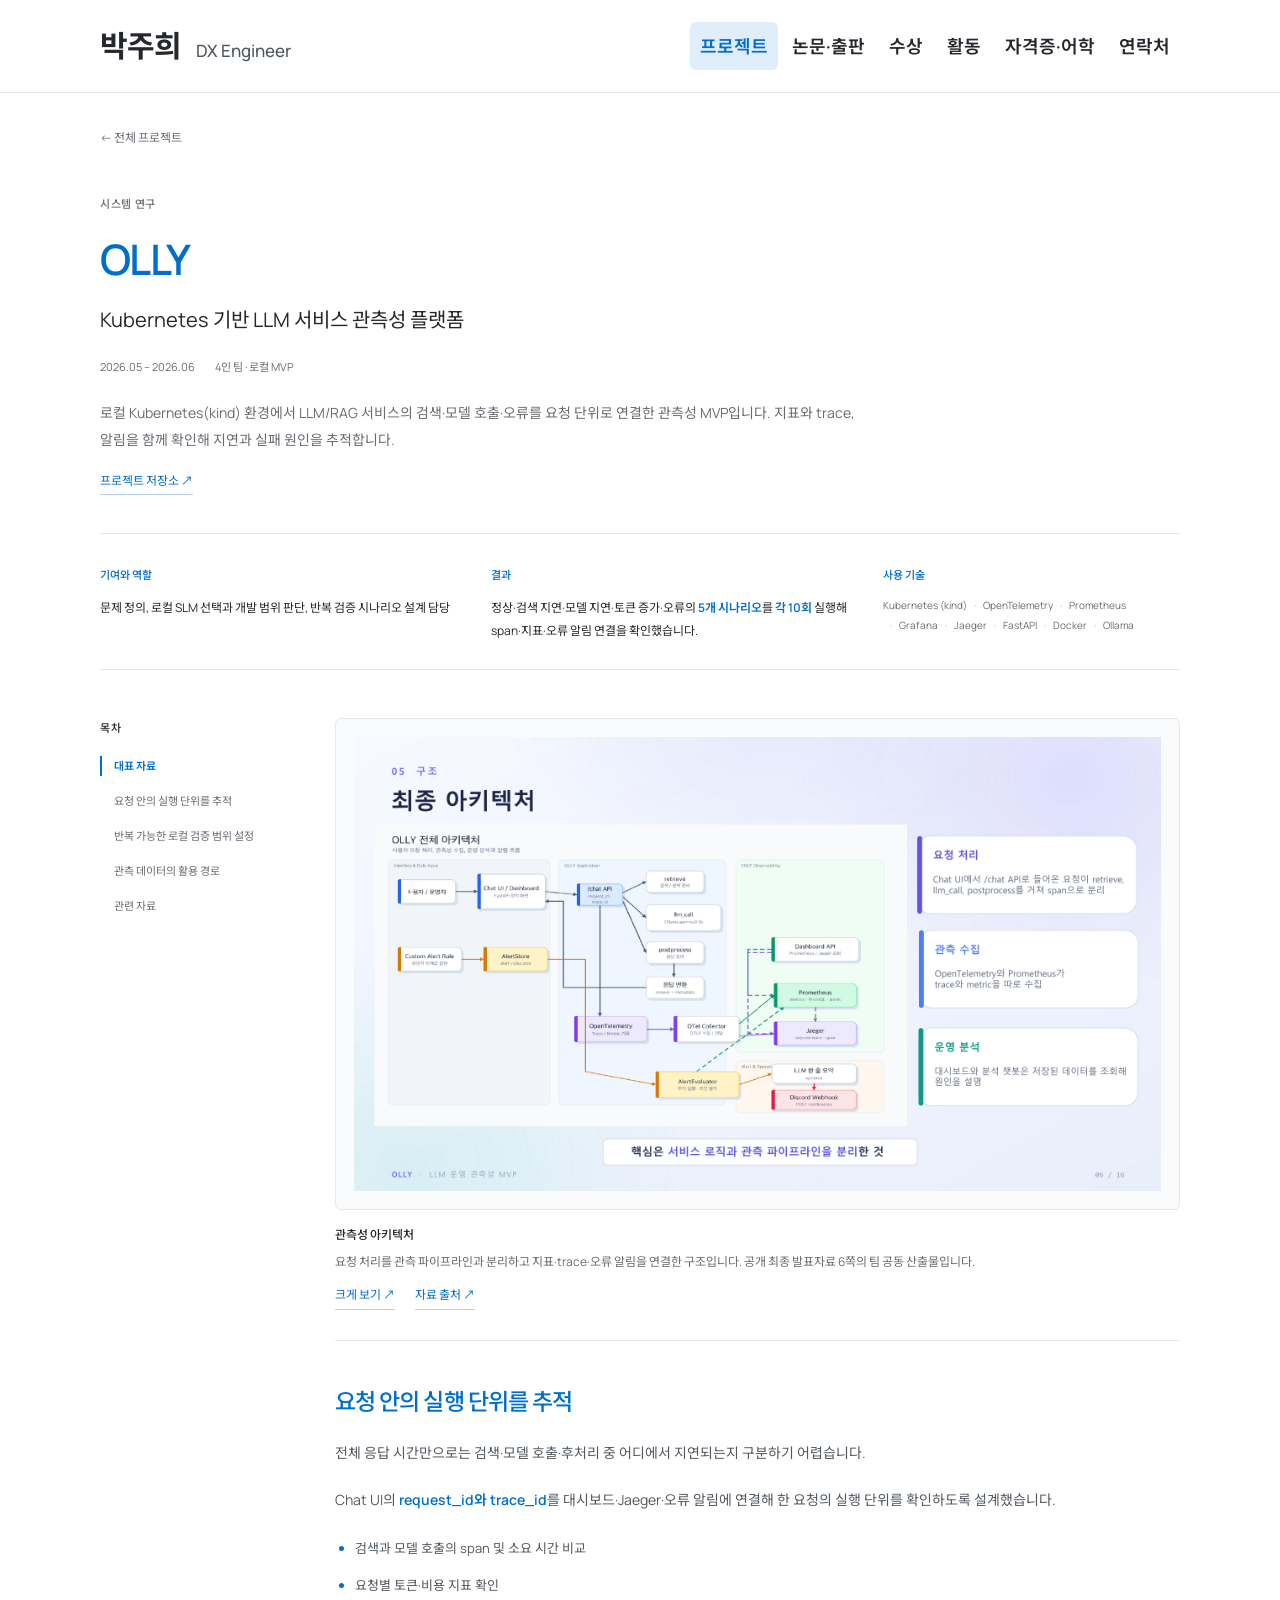
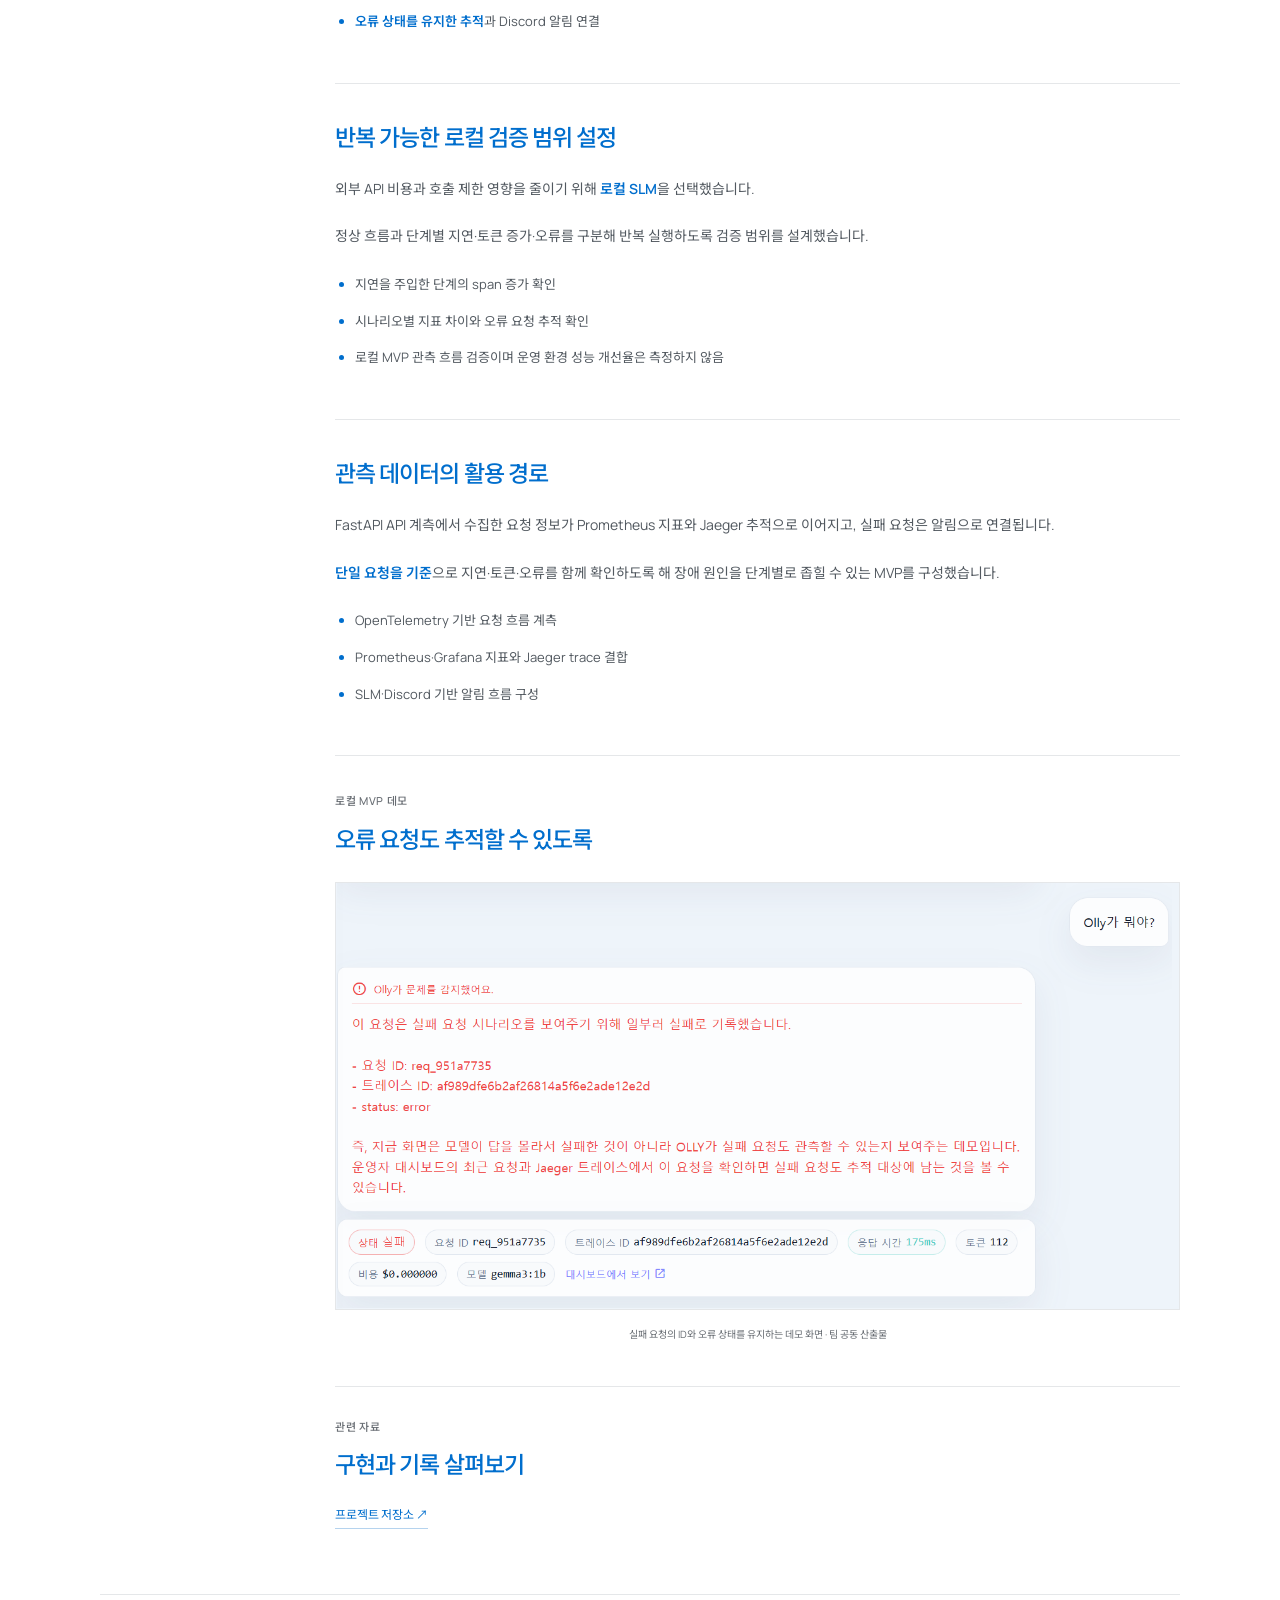
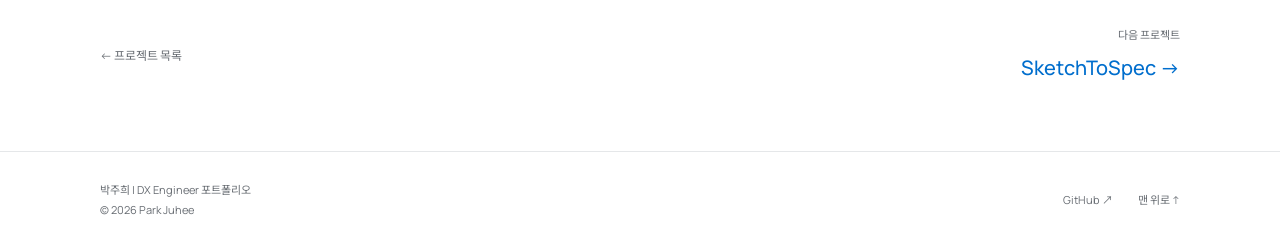
<file: projects/olly.html>
<!doctype html>
<html lang="ko"><head><meta charset="utf-8"><meta name="viewport" content="width=device-width, initial-scale=1">
<title>OLLY · 박주희</title><meta name="description" content="로컬 Kubernetes(kind) 환경에서 LLM/RAG 서비스의 검색·모델 호출·오류를 요청 단위로 연결한 관측성 MVP입니다. 지표와 trace, 알림을 함께 확인해 지연과 실패 원인을 추적합니다.">
<meta name="theme-color" content="#ffffff"><meta property="og:title" content="OLLY · 박주희"><meta property="og:description" content="로컬 Kubernetes(kind) 환경에서 LLM/RAG 서비스의 검색·모델 호출·오류를 요청 단위로 연결한 관측성 MVP입니다. 지표와 trace, 알림을 함께 확인해 지연과 실패 원인을 추적합니다."><meta property="og:type" content="website"><meta property="og:url" content="https://juhee0223.github.io/projects/olly.html">
<link rel="canonical" href="https://juhee0223.github.io/projects/olly.html"><link rel="icon" href="../assets/favicon.svg" type="image/svg+xml">
<link rel="preconnect" href="https://fonts.googleapis.com"><link rel="preconnect" href="https://fonts.gstatic.com" crossorigin>
<link href="https://fonts.googleapis.com/css2?family=Manrope:wght@400;500;600;700;800&family=Noto+Sans+KR:wght@400;500;600;700;800&display=swap" rel="stylesheet">
<link rel="stylesheet" href="../styles.css?v=7fca98f05e"><script src="../site.js?v=306cd93640" defer></script></head>
<body><a class="skip-link" href="#main">본문으로 바로가기</a>
<header class="site-header"><div class="nav-wrap"><a class="brand" href="../index.html" aria-label="박주희 포트폴리오 홈"><span>박주희</span><small>DX Engineer</small></a>
<button class="menu-toggle" type="button" aria-expanded="false" aria-controls="site-nav">메뉴 <span aria-hidden="true">☰</span></button>
<nav id="site-nav" aria-label="주요 메뉴"><a href="../index.html#projects">프로젝트</a><a href="../index.html#research">논문·출판</a><a href="../index.html#awards">수상</a><a href="../index.html#activities">활동</a><a href="../index.html#credentials">자격증·어학</a><a class="nav-contact" href="../index.html#contact">연락처</a></nav></div></header>
<main id="main"><div class="container"><a class="back-link" href="../index.html#projects">← 전체 프로젝트</a><section class="case-hero"><div><p class="eyebrow">시스템 연구</p><h1>OLLY</h1><p class="case-subtitle">Kubernetes 기반 LLM 서비스 관측성 플랫폼</p><div class="case-meta"><span>2026.05 – 2026.06</span><span>4인 팀 · 로컬 MVP</span></div><p class="case-summary">로컬 Kubernetes(kind) 환경에서 LLM/RAG 서비스의 검색·모델 호출·오류를 요청 단위로 연결한 관측성 MVP입니다. 지표와 trace, 알림을 함께 확인해 지연과 실패 원인을 추적합니다.</p><div class="pub-links"><a class="text-link" href="https://github.com/lee-y-ch/olly" target="_blank" rel="noopener noreferrer">프로젝트 저장소 <span aria-hidden="true">↗</span></a></div></div></section><div class="case-overview"><div><span class="eyebrow">기여와 역할</span><p>문제 정의, 로컬 SLM 선택과 개발 범위 판단, 반복 검증 시나리오 설계 담당</p></div><div><span class="eyebrow">결과</span><p>정상·검색 지연·모델 지연·토큰 증가·오류의 <strong class="detail-highlight">5개 시나리오</strong>를 <strong class="detail-highlight">각 10회</strong> 실행해 span·지표·오류 알림 연결을 확인했습니다.</p></div><div><span class="eyebrow">사용 기술</span><div class="tech-tags"><span>Kubernetes (kind)</span><span>OpenTelemetry</span><span>Prometheus</span><span>Grafana</span><span>Jaeger</span><span>FastAPI</span><span>Docker</span><span>Ollama</span></div></div></div><div class="case-layout"><aside class="case-toc"><span class="eyebrow">목차</span><a href="#visual">대표 자료</a><a href="#section-0">요청 안의 실행 단위를 추적</a><a href="#section-1">반복 가능한 로컬 검증 범위 설정</a><a href="#section-2">관측 데이터의 활용 경로</a><a href="#evidence">관련 자료</a></aside><div class="case-body"><figure id="visual" class="case-visual"><a class="visual-open" href="../assets/olly-architecture.png" target="_blank" rel="noopener" aria-label="OLLY 대표 자료 크게 보기"><img src="../assets/olly-architecture.png" alt="Chat UI부터 OpenTelemetry·Prometheus·Jaeger·Discord 알림으로 이어지는 OLLY 구조도" width="1920" height="1080" loading="lazy" decoding="async"></a><figcaption><strong>관측성 아키텍처</strong><p>요청 처리를 관측 파이프라인과 분리하고 지표·trace·오류 알림을 연결한 구조입니다. 공개 최종 발표자료 6쪽의 팀 공동 산출물입니다.</p><div class="visual-links"><a class="text-link" href="../assets/olly-architecture.png" target="_blank" rel="noopener">크게 보기 ↗</a><a class="text-link" href="https://github.com/lee-y-ch/olly/blob/b0cdb00ade035b750ed7618bc401dd96ca013b85/presentation/OLLY_%EC%B5%9C%EC%A2%85%EB%B0%9C%ED%91%9C.pdf#page=6" target="_blank" rel="noopener noreferrer">자료 출처 ↗</a></div></figcaption></figure><section class="case-section" id="section-0"><div><h2>요청 안의 실행 단위를 추적</h2><p>전체 응답 시간만으로는 검색·모델 호출·후처리 중 어디에서 지연되는지 구분하기 어렵습니다.</p><p>Chat UI의 <strong class="detail-highlight">request_id와 trace_id</strong>를 대시보드·Jaeger·오류 알림에 연결해 한 요청의 실행 단위를 확인하도록 설계했습니다.</p><ul><li>검색과 모델 호출의 span 및 소요 시간 비교</li><li>요청별 토큰·비용 지표 확인</li><li><strong class="detail-highlight">오류 상태를 유지한 추적</strong>과 Discord 알림 연결</li></ul></div></section><section class="case-section" id="section-1"><div><h2>반복 가능한 로컬 검증 범위 설정</h2><p>외부 API 비용과 호출 제한 영향을 줄이기 위해 <strong class="detail-highlight">로컬 SLM</strong>을 선택했습니다.</p><p>정상 흐름과 단계별 지연·토큰 증가·오류를 구분해 반복 실행하도록 검증 범위를 설계했습니다.</p><ul><li>지연을 주입한 단계의 span 증가 확인</li><li>시나리오별 지표 차이와 오류 요청 추적 확인</li><li>로컬 MVP 관측 흐름 검증이며 운영 환경 성능 개선율은 측정하지 않음</li></ul></div></section><section class="case-section" id="section-2"><div><h2>관측 데이터의 활용 경로</h2><p>FastAPI API 계측에서 수집한 요청 정보가 Prometheus 지표와 Jaeger 추적으로 이어지고, 실패 요청은 알림으로 연결됩니다.</p><p><strong class="detail-highlight">단일 요청을 기준</strong>으로 지연·토큰·오류를 함께 확인하도록 해 장애 원인을 단계별로 좁힐 수 있는 MVP를 구성했습니다.</p><ul><li>OpenTelemetry 기반 요청 흐름 계측</li><li>Prometheus·Grafana 지표와 Jaeger trace 결합</li><li>SLM·Discord 기반 알림 흐름 구성</li></ul></div></section><section class="case-gallery"><div class="eyebrow">로컬 MVP 데모</div><h2>오류 요청도 추적할 수 있도록</h2><figure><a href="../assets/olly-error.png" target="_blank" rel="noopener"><img class="wide-image" src="../assets/olly-error.png" alt="의도적으로 오류를 발생시킨 OLLY 데모에서 요청 ID, trace ID, 오류 상태가 함께 표시된 화면" width="1336" height="676" loading="lazy"></a><figcaption>실패 요청의 ID와 오류 상태를 유지하는 데모 화면 · 팀 공동 산출물</figcaption></figure></section><section id="evidence" class="case-evidence"><p class="eyebrow">관련 자료</p><h2>구현과 기록 살펴보기</h2><div class="evidence-links"><a class="text-link" href="https://github.com/lee-y-ch/olly" target="_blank" rel="noopener noreferrer">프로젝트 저장소 <span aria-hidden="true">↗</span></a></div></section></div></div><nav class="project-pagination" aria-label="프로젝트 이동"><a href="../index.html#projects">← 프로젝트 목록</a><a href="sketch-to-spec.html"><small>다음 프로젝트</small><strong>SketchToSpec →</strong></a></nav></div></main>
<footer class="site-footer"><div class="container footer-inner"><p>박주희 | DX Engineer 포트폴리오<br><span>© 2026 Park Juhee</span></p><a href="https://github.com/juhee0223" target="_blank" rel="noopener noreferrer">GitHub ↗</a><a href="#main">맨 위로 ↑</a></div></footer>
</body></html>
</file>
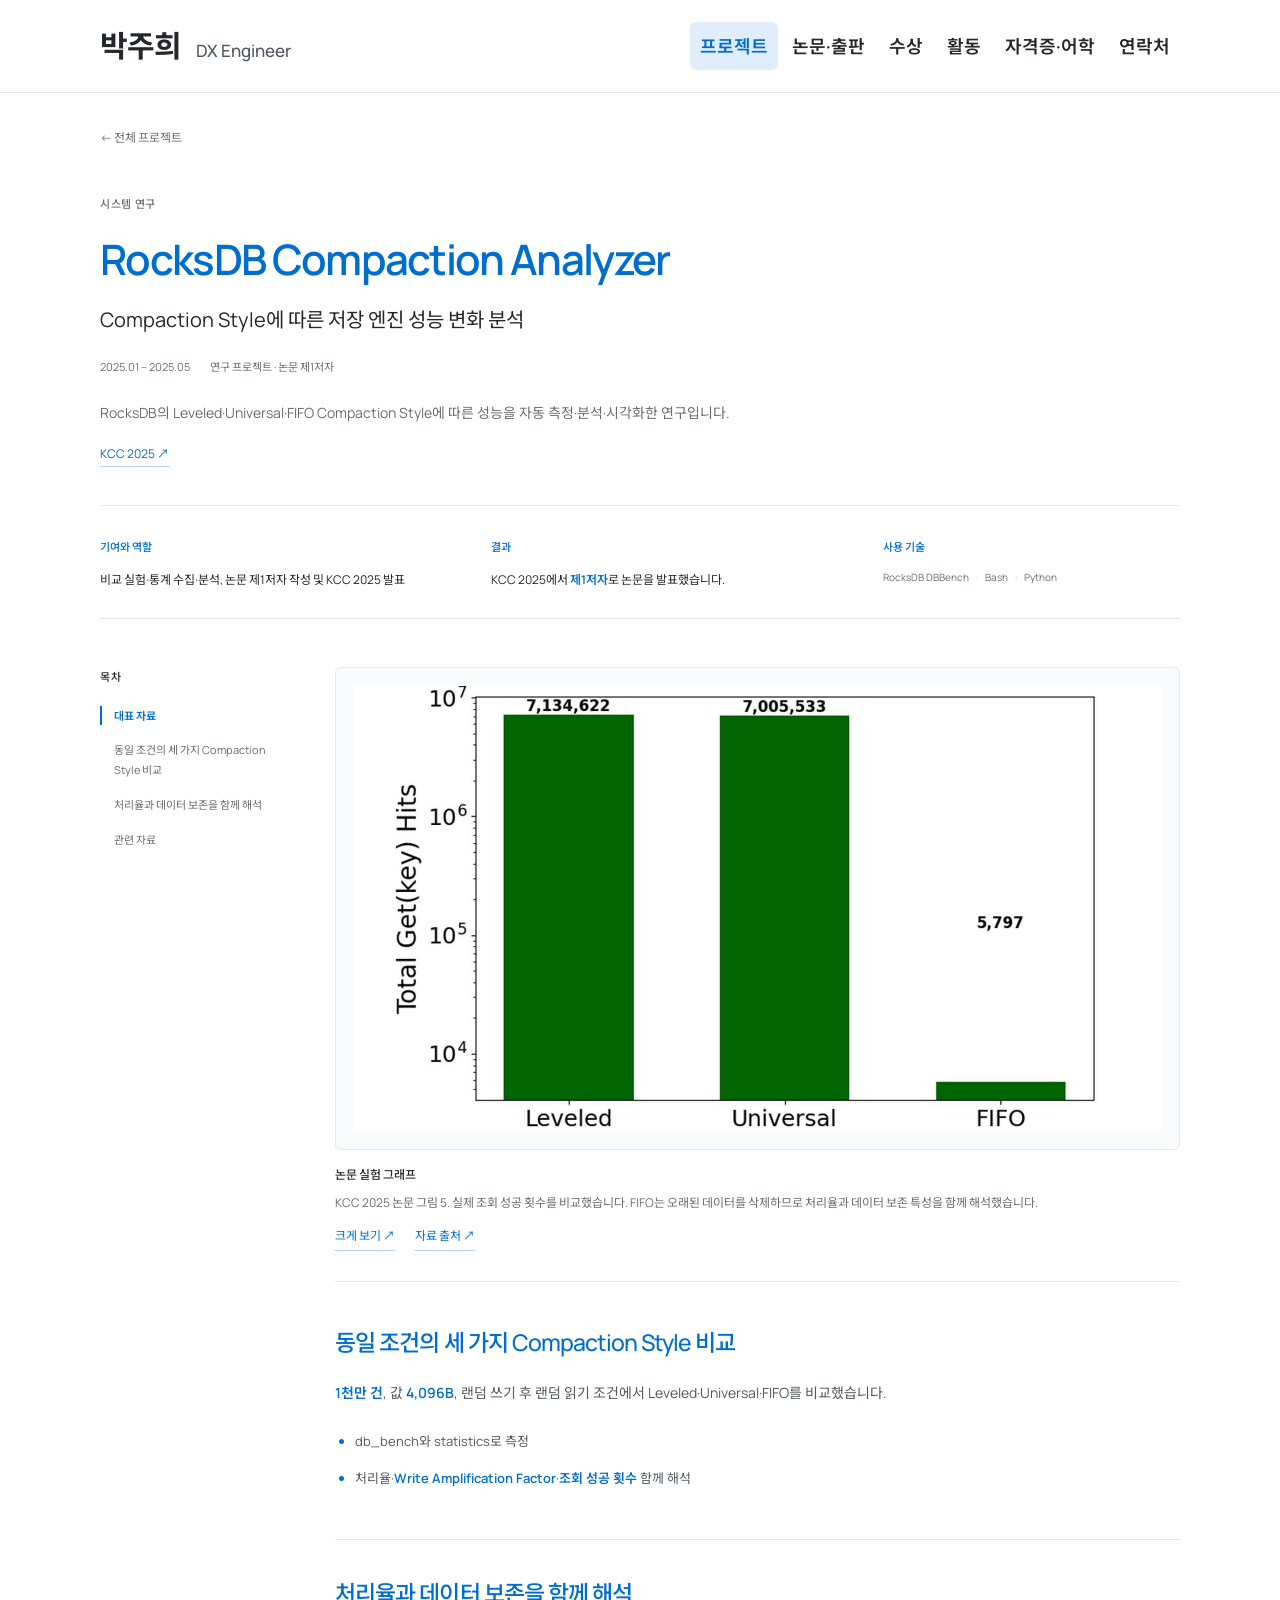
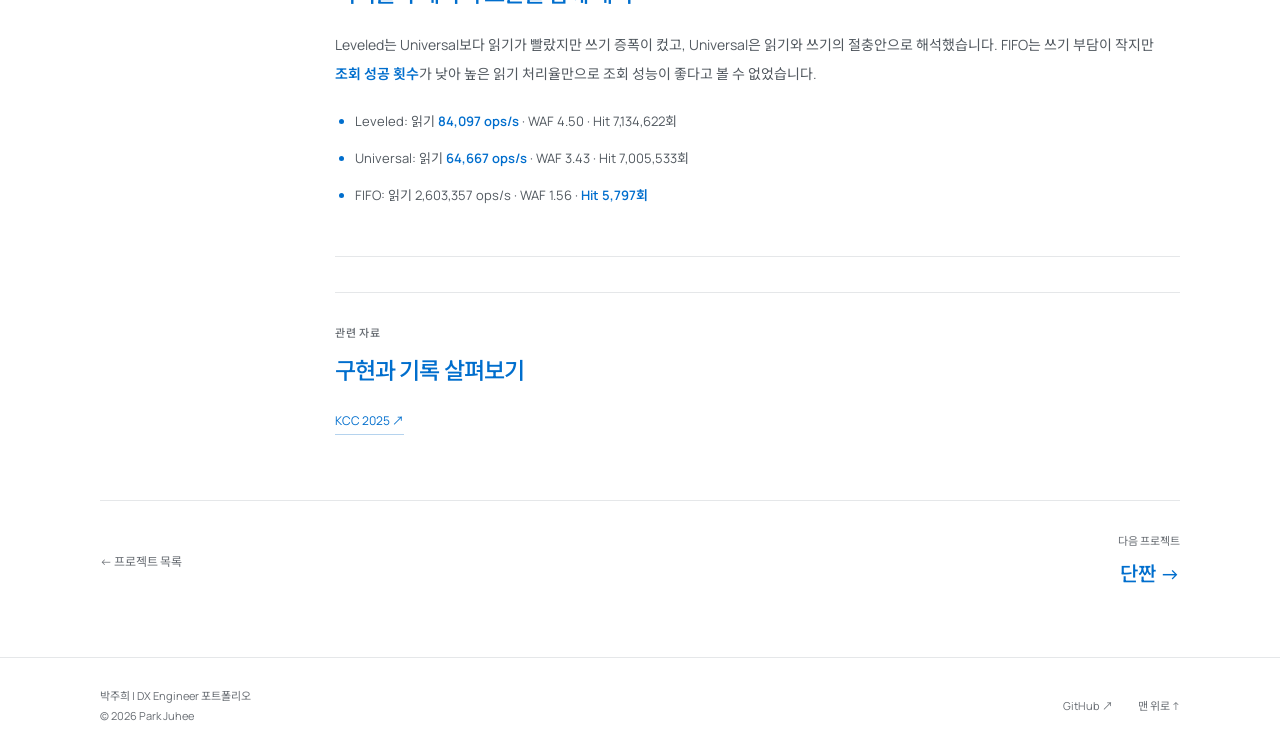
<file: projects/rocksdb.html>
<!doctype html>
<html lang="ko"><head><meta charset="utf-8"><meta name="viewport" content="width=device-width, initial-scale=1">
<title>RocksDB Compaction Analyzer · 박주희</title><meta name="description" content="RocksDB의 Leveled·Universal·FIFO Compaction Style에 따른 성능을 자동 측정·분석·시각화한 연구입니다.">
<meta name="theme-color" content="#ffffff"><meta property="og:title" content="RocksDB Compaction Analyzer · 박주희"><meta property="og:description" content="RocksDB의 Leveled·Universal·FIFO Compaction Style에 따른 성능을 자동 측정·분석·시각화한 연구입니다."><meta property="og:type" content="website"><meta property="og:url" content="https://juhee0223.github.io/projects/rocksdb.html">
<link rel="canonical" href="https://juhee0223.github.io/projects/rocksdb.html"><link rel="icon" href="../assets/favicon.svg" type="image/svg+xml">
<link rel="preconnect" href="https://fonts.googleapis.com"><link rel="preconnect" href="https://fonts.gstatic.com" crossorigin>
<link href="https://fonts.googleapis.com/css2?family=Manrope:wght@400;500;600;700;800&family=Noto+Sans+KR:wght@400;500;600;700;800&display=swap" rel="stylesheet">
<link rel="stylesheet" href="../styles.css?v=7fca98f05e"><script src="../site.js?v=306cd93640" defer></script></head>
<body><a class="skip-link" href="#main">본문으로 바로가기</a>
<header class="site-header"><div class="nav-wrap"><a class="brand" href="../index.html" aria-label="박주희 포트폴리오 홈"><span>박주희</span><small>DX Engineer</small></a>
<button class="menu-toggle" type="button" aria-expanded="false" aria-controls="site-nav">메뉴 <span aria-hidden="true">☰</span></button>
<nav id="site-nav" aria-label="주요 메뉴"><a href="../index.html#projects">프로젝트</a><a href="../index.html#research">논문·출판</a><a href="../index.html#awards">수상</a><a href="../index.html#activities">활동</a><a href="../index.html#credentials">자격증·어학</a><a class="nav-contact" href="../index.html#contact">연락처</a></nav></div></header>
<main id="main"><div class="container"><a class="back-link" href="../index.html#projects">← 전체 프로젝트</a><section class="case-hero"><div><p class="eyebrow">시스템 연구</p><h1>RocksDB Compaction Analyzer</h1><p class="case-subtitle">Compaction Style에 따른 저장 엔진 성능 변화 분석</p><div class="case-meta"><span>2025.01 – 2025.05</span><span>연구 프로젝트 · 논문 제1저자</span></div><p class="case-summary">RocksDB의 Leveled·Universal·FIFO Compaction Style에 따른 성능을 자동 측정·분석·시각화한 연구입니다.</p><div class="pub-links"><a class="text-link" href="https://www.kiise.or.kr/conference/kcc/2025/" target="_blank" rel="noopener noreferrer">KCC 2025 <span aria-hidden="true">↗</span></a></div></div></section><div class="case-overview"><div><span class="eyebrow">기여와 역할</span><p>비교 실험·통계 수집·분석, 논문 제1저자 작성 및 KCC 2025 발표</p></div><div><span class="eyebrow">결과</span><p>KCC 2025에서 <strong class="detail-highlight">제1저자</strong>로 논문을 발표했습니다.</p></div><div><span class="eyebrow">사용 기술</span><div class="tech-tags"><span>RocksDB DBBench</span><span>Bash</span><span>Python</span></div></div></div><div class="case-layout"><aside class="case-toc"><span class="eyebrow">목차</span><a href="#visual">대표 자료</a><a href="#section-0">동일 조건의 세 가지 Compaction Style 비교</a><a href="#section-1">처리율과 데이터 보존을 함께 해석</a><a href="#evidence">관련 자료</a></aside><div class="case-body"><figure id="visual" class="case-visual"><a class="visual-open" href="../assets/rocksdb-read-hits.jpg" target="_blank" rel="noopener" aria-label="RocksDB Compaction Analyzer 대표 자료 크게 보기"><img src="../assets/rocksdb-read-hits.jpg" alt="Leveled·Universal·FIFO 정책별 Get key 조회 성공 횟수를 비교한 로그 축 그래프" width="1564" height="863" loading="lazy" decoding="async"></a><figcaption><strong>논문 실험 그래프</strong><p>KCC 2025 논문 그림 5. 실제 조회 성공 횟수를 비교했습니다. FIFO는 오래된 데이터를 삭제하므로 처리율과 데이터 보존 특성을 함께 해석했습니다.</p><div class="visual-links"><a class="text-link" href="../assets/rocksdb-read-hits.jpg" target="_blank" rel="noopener">크게 보기 ↗</a><a class="text-link" href="https://www.kiise.or.kr/conference/kcc/2025/" target="_blank" rel="noopener noreferrer">자료 출처 ↗</a></div></figcaption></figure><section class="case-section" id="section-0"><div><h2>동일 조건의 세 가지 Compaction Style 비교</h2><p><strong class="detail-highlight">1천만 건</strong>, 값 <strong class="detail-highlight">4,096B</strong>, 랜덤 쓰기 후 랜덤 읽기 조건에서 Leveled·Universal·FIFO를 비교했습니다.</p><ul><li>db_bench와 statistics로 측정</li><li>처리율·<strong class="detail-highlight">Write Amplification Factor</strong>·<strong class="detail-highlight">조회 성공 횟수</strong> 함께 해석</li></ul></div></section><section class="case-section" id="section-1"><div><h2>처리율과 데이터 보존을 함께 해석</h2><p>Leveled는 Universal보다 읽기가 빨랐지만 쓰기 증폭이 컸고, Universal은 읽기와 쓰기의 절충안으로 해석했습니다. FIFO는 쓰기 부담이 작지만 <strong class="detail-highlight">조회 성공 횟수</strong>가 낮아 높은 읽기 처리율만으로 조회 성능이 좋다고 볼 수 없었습니다.</p><ul><li>Leveled: 읽기 <strong class="detail-highlight">84,097 ops/s</strong> · WAF 4.50 · Hit 7,134,622회</li><li>Universal: 읽기 <strong class="detail-highlight">64,667 ops/s</strong> · WAF 3.43 · Hit 7,005,533회</li><li>FIFO: 읽기 2,603,357 ops/s · WAF 1.56 · <strong class="detail-highlight">Hit 5,797회</strong></li></ul></div></section><section id="evidence" class="case-evidence"><p class="eyebrow">관련 자료</p><h2>구현과 기록 살펴보기</h2><div class="evidence-links"><a class="text-link" href="https://www.kiise.or.kr/conference/kcc/2025/" target="_blank" rel="noopener noreferrer">KCC 2025 <span aria-hidden="true">↗</span></a></div></section></div></div><nav class="project-pagination" aria-label="프로젝트 이동"><a href="../index.html#projects">← 프로젝트 목록</a><a href="danzzan.html"><small>다음 프로젝트</small><strong>단짠 →</strong></a></nav></div></main>
<footer class="site-footer"><div class="container footer-inner"><p>박주희 | DX Engineer 포트폴리오<br><span>© 2026 Park Juhee</span></p><a href="https://github.com/juhee0223" target="_blank" rel="noopener noreferrer">GitHub ↗</a><a href="#main">맨 위로 ↑</a></div></footer>
</body></html>
</file>
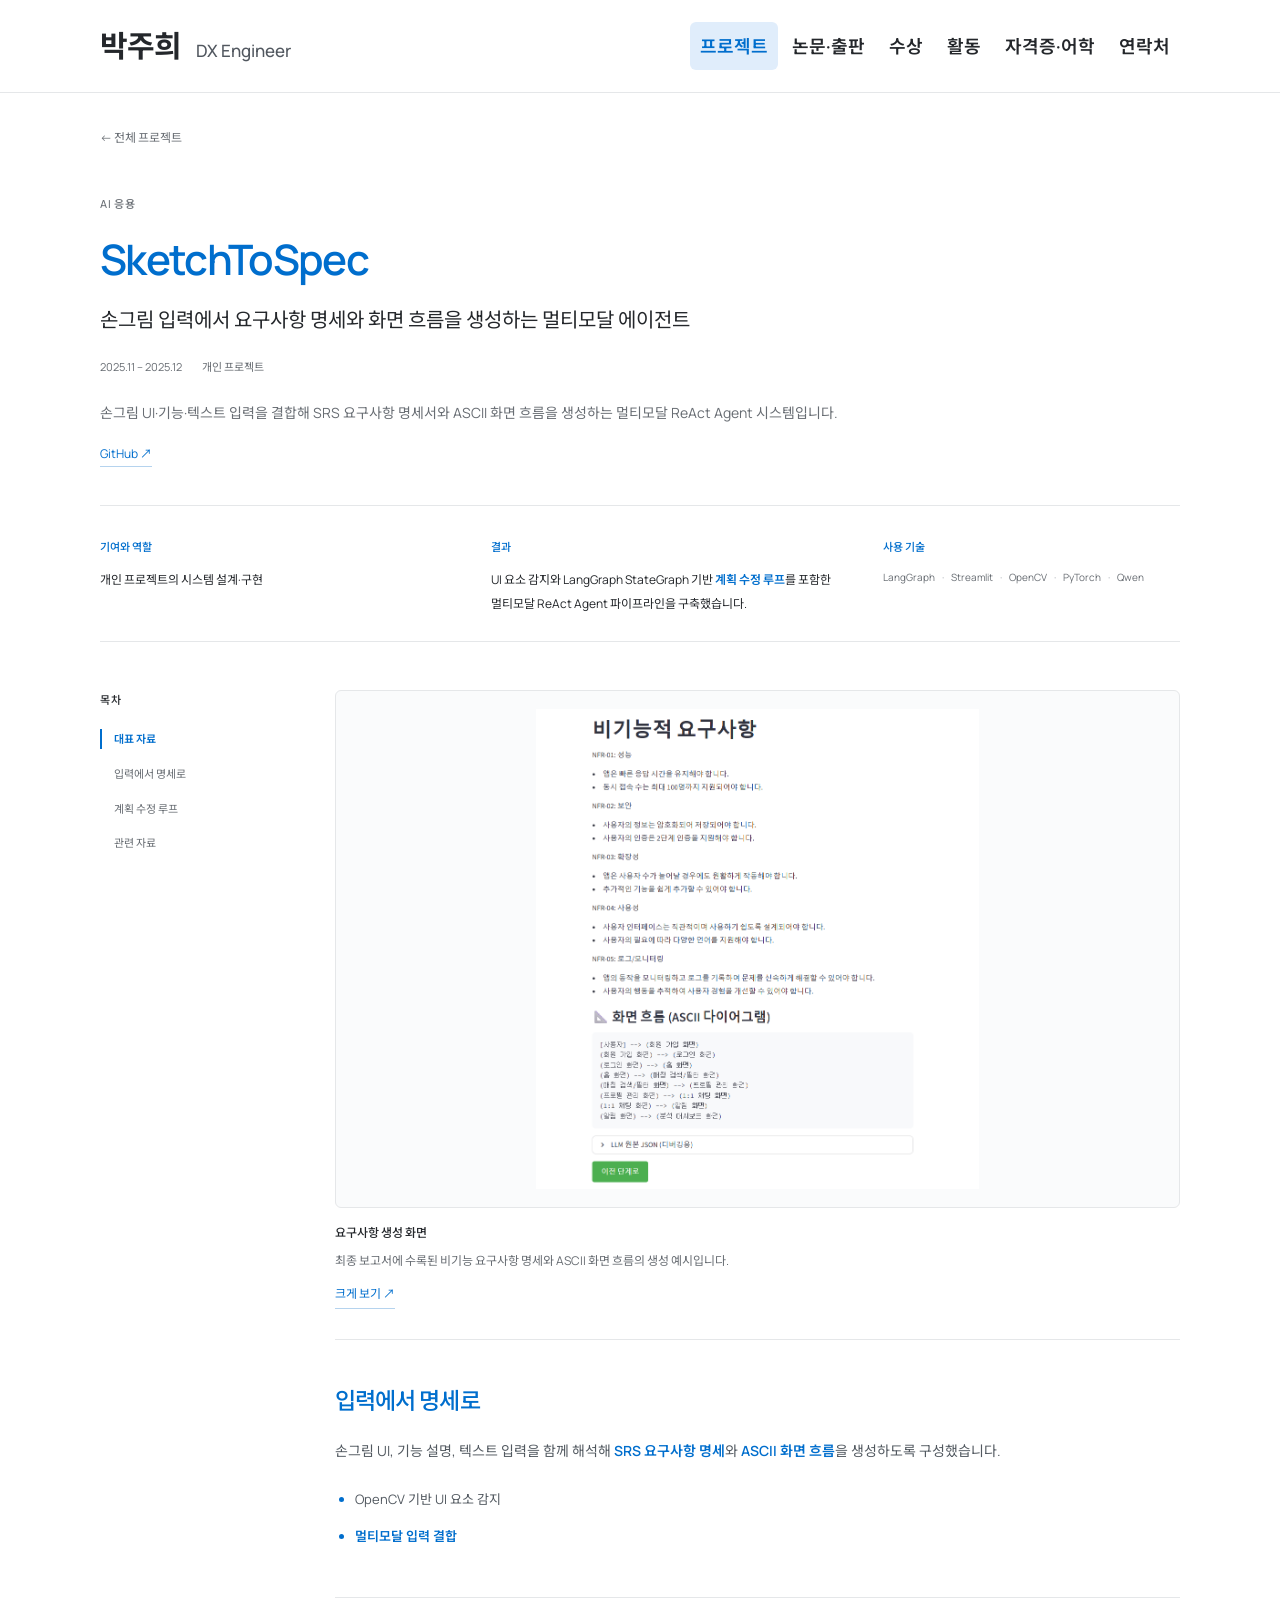
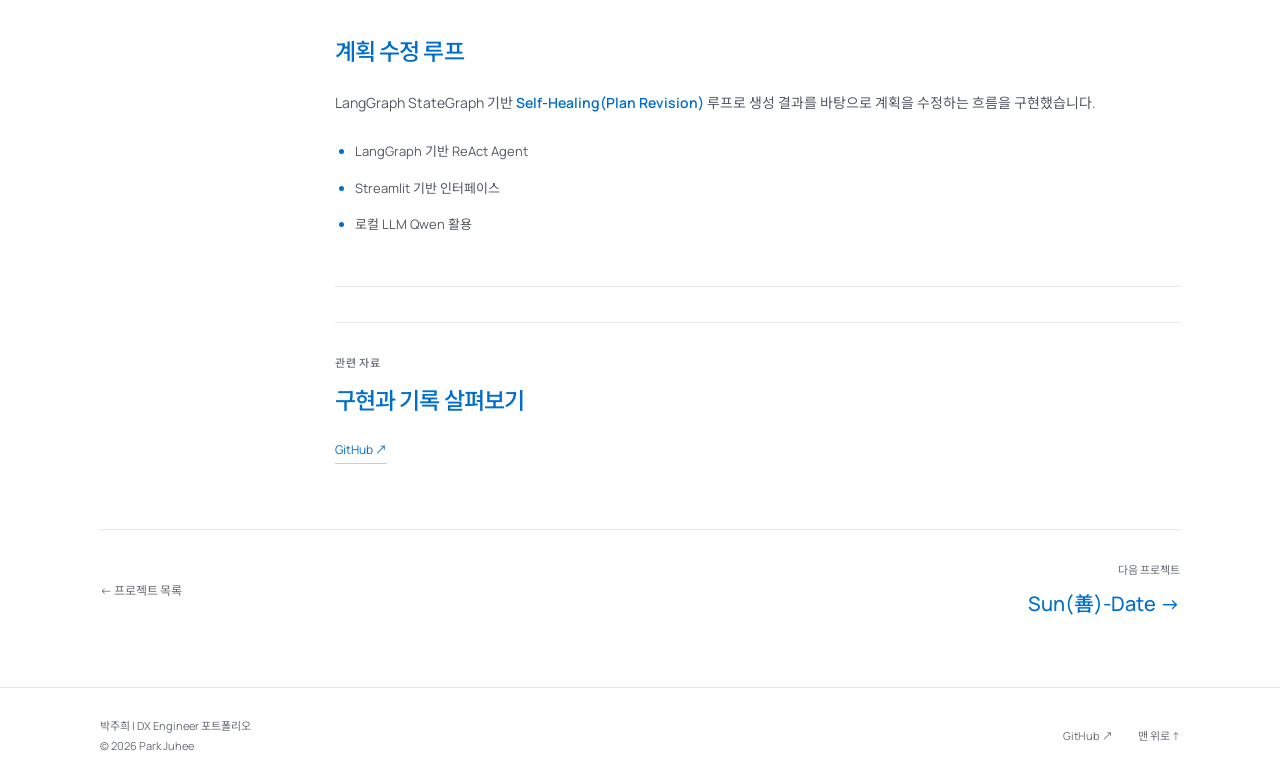
<file: projects/sketch-to-spec.html>
<!doctype html>
<html lang="ko"><head><meta charset="utf-8"><meta name="viewport" content="width=device-width, initial-scale=1">
<title>SketchToSpec · 박주희</title><meta name="description" content="손그림 UI·기능·텍스트 입력을 결합해 SRS 요구사항 명세서와 ASCII 화면 흐름을 생성하는 멀티모달 ReAct Agent 시스템입니다.">
<meta name="theme-color" content="#ffffff"><meta property="og:title" content="SketchToSpec · 박주희"><meta property="og:description" content="손그림 UI·기능·텍스트 입력을 결합해 SRS 요구사항 명세서와 ASCII 화면 흐름을 생성하는 멀티모달 ReAct Agent 시스템입니다."><meta property="og:type" content="website"><meta property="og:url" content="https://juhee0223.github.io/projects/sketch-to-spec.html">
<link rel="canonical" href="https://juhee0223.github.io/projects/sketch-to-spec.html"><link rel="icon" href="../assets/favicon.svg" type="image/svg+xml">
<link rel="preconnect" href="https://fonts.googleapis.com"><link rel="preconnect" href="https://fonts.gstatic.com" crossorigin>
<link href="https://fonts.googleapis.com/css2?family=Manrope:wght@400;500;600;700;800&family=Noto+Sans+KR:wght@400;500;600;700;800&display=swap" rel="stylesheet">
<link rel="stylesheet" href="../styles.css?v=7fca98f05e"><script src="../site.js?v=306cd93640" defer></script></head>
<body><a class="skip-link" href="#main">본문으로 바로가기</a>
<header class="site-header"><div class="nav-wrap"><a class="brand" href="../index.html" aria-label="박주희 포트폴리오 홈"><span>박주희</span><small>DX Engineer</small></a>
<button class="menu-toggle" type="button" aria-expanded="false" aria-controls="site-nav">메뉴 <span aria-hidden="true">☰</span></button>
<nav id="site-nav" aria-label="주요 메뉴"><a href="../index.html#projects">프로젝트</a><a href="../index.html#research">논문·출판</a><a href="../index.html#awards">수상</a><a href="../index.html#activities">활동</a><a href="../index.html#credentials">자격증·어학</a><a class="nav-contact" href="../index.html#contact">연락처</a></nav></div></header>
<main id="main"><div class="container"><a class="back-link" href="../index.html#projects">← 전체 프로젝트</a><section class="case-hero"><div><p class="eyebrow">AI 응용</p><h1>SketchToSpec</h1><p class="case-subtitle">손그림 입력에서 요구사항 명세와 화면 흐름을 생성하는 멀티모달 에이전트</p><div class="case-meta"><span>2025.11 – 2025.12</span><span>개인 프로젝트</span></div><p class="case-summary">손그림 UI·기능·텍스트 입력을 결합해 SRS 요구사항 명세서와 ASCII 화면 흐름을 생성하는 멀티모달 ReAct Agent 시스템입니다.</p><div class="pub-links"><a class="text-link" href="https://github.com/juhee0223/DEEPLEARNING_AI_AGENT" target="_blank" rel="noopener noreferrer">GitHub <span aria-hidden="true">↗</span></a></div></div></section><div class="case-overview"><div><span class="eyebrow">기여와 역할</span><p>개인 프로젝트의 시스템 설계·구현</p></div><div><span class="eyebrow">결과</span><p>UI 요소 감지와 LangGraph StateGraph 기반 <strong class="detail-highlight">계획 수정 루프</strong>를 포함한 멀티모달 ReAct Agent 파이프라인을 구축했습니다.</p></div><div><span class="eyebrow">사용 기술</span><div class="tech-tags"><span>LangGraph</span><span>Streamlit</span><span>OpenCV</span><span>PyTorch</span><span>Qwen</span></div></div></div><div class="case-layout"><aside class="case-toc"><span class="eyebrow">목차</span><a href="#visual">대표 자료</a><a href="#section-0">입력에서 명세로</a><a href="#section-1">계획 수정 루프</a><a href="#evidence">관련 자료</a></aside><div class="case-body"><figure id="visual" class="case-visual"><a class="visual-open" href="../assets/sketch-generated-srs.png" target="_blank" rel="noopener" aria-label="SketchToSpec 대표 자료 크게 보기"><img src="../assets/sketch-generated-srs.png" alt="SketchToSpec이 생성한 비기능 요구사항과 ASCII 화면 흐름" width="971" height="1054" loading="lazy" decoding="async"></a><figcaption><strong>요구사항 생성 화면</strong><p>최종 보고서에 수록된 비기능 요구사항 명세와 ASCII 화면 흐름의 생성 예시입니다.</p><div class="visual-links"><a class="text-link" href="../assets/sketch-generated-srs.png" target="_blank" rel="noopener">크게 보기 ↗</a></div></figcaption></figure><section class="case-section" id="section-0"><div><h2>입력에서 명세로</h2><p>손그림 UI, 기능 설명, 텍스트 입력을 함께 해석해 <strong class="detail-highlight">SRS 요구사항 명세</strong>와 <strong class="detail-highlight">ASCII 화면 흐름</strong>을 생성하도록 구성했습니다.</p><ul><li>OpenCV 기반 UI 요소 감지</li><li><strong class="detail-highlight">멀티모달 입력 결합</strong></li></ul></div></section><section class="case-section" id="section-1"><div><h2>계획 수정 루프</h2><p>LangGraph StateGraph 기반 <strong class="detail-highlight">Self-Healing(Plan Revision)</strong> 루프로 생성 결과를 바탕으로 계획을 수정하는 흐름을 구현했습니다.</p><ul><li>LangGraph 기반 ReAct Agent</li><li>Streamlit 기반 인터페이스</li><li>로컬 LLM Qwen 활용</li></ul></div></section><section id="evidence" class="case-evidence"><p class="eyebrow">관련 자료</p><h2>구현과 기록 살펴보기</h2><div class="evidence-links"><a class="text-link" href="https://github.com/juhee0223/DEEPLEARNING_AI_AGENT" target="_blank" rel="noopener noreferrer">GitHub <span aria-hidden="true">↗</span></a></div></section></div></div><nav class="project-pagination" aria-label="프로젝트 이동"><a href="../index.html#projects">← 프로젝트 목록</a><a href="sun-date.html"><small>다음 프로젝트</small><strong>Sun(善)-Date →</strong></a></nav></div></main>
<footer class="site-footer"><div class="container footer-inner"><p>박주희 | DX Engineer 포트폴리오<br><span>© 2026 Park Juhee</span></p><a href="https://github.com/juhee0223" target="_blank" rel="noopener noreferrer">GitHub ↗</a><a href="#main">맨 위로 ↑</a></div></footer>
</body></html>
</file>
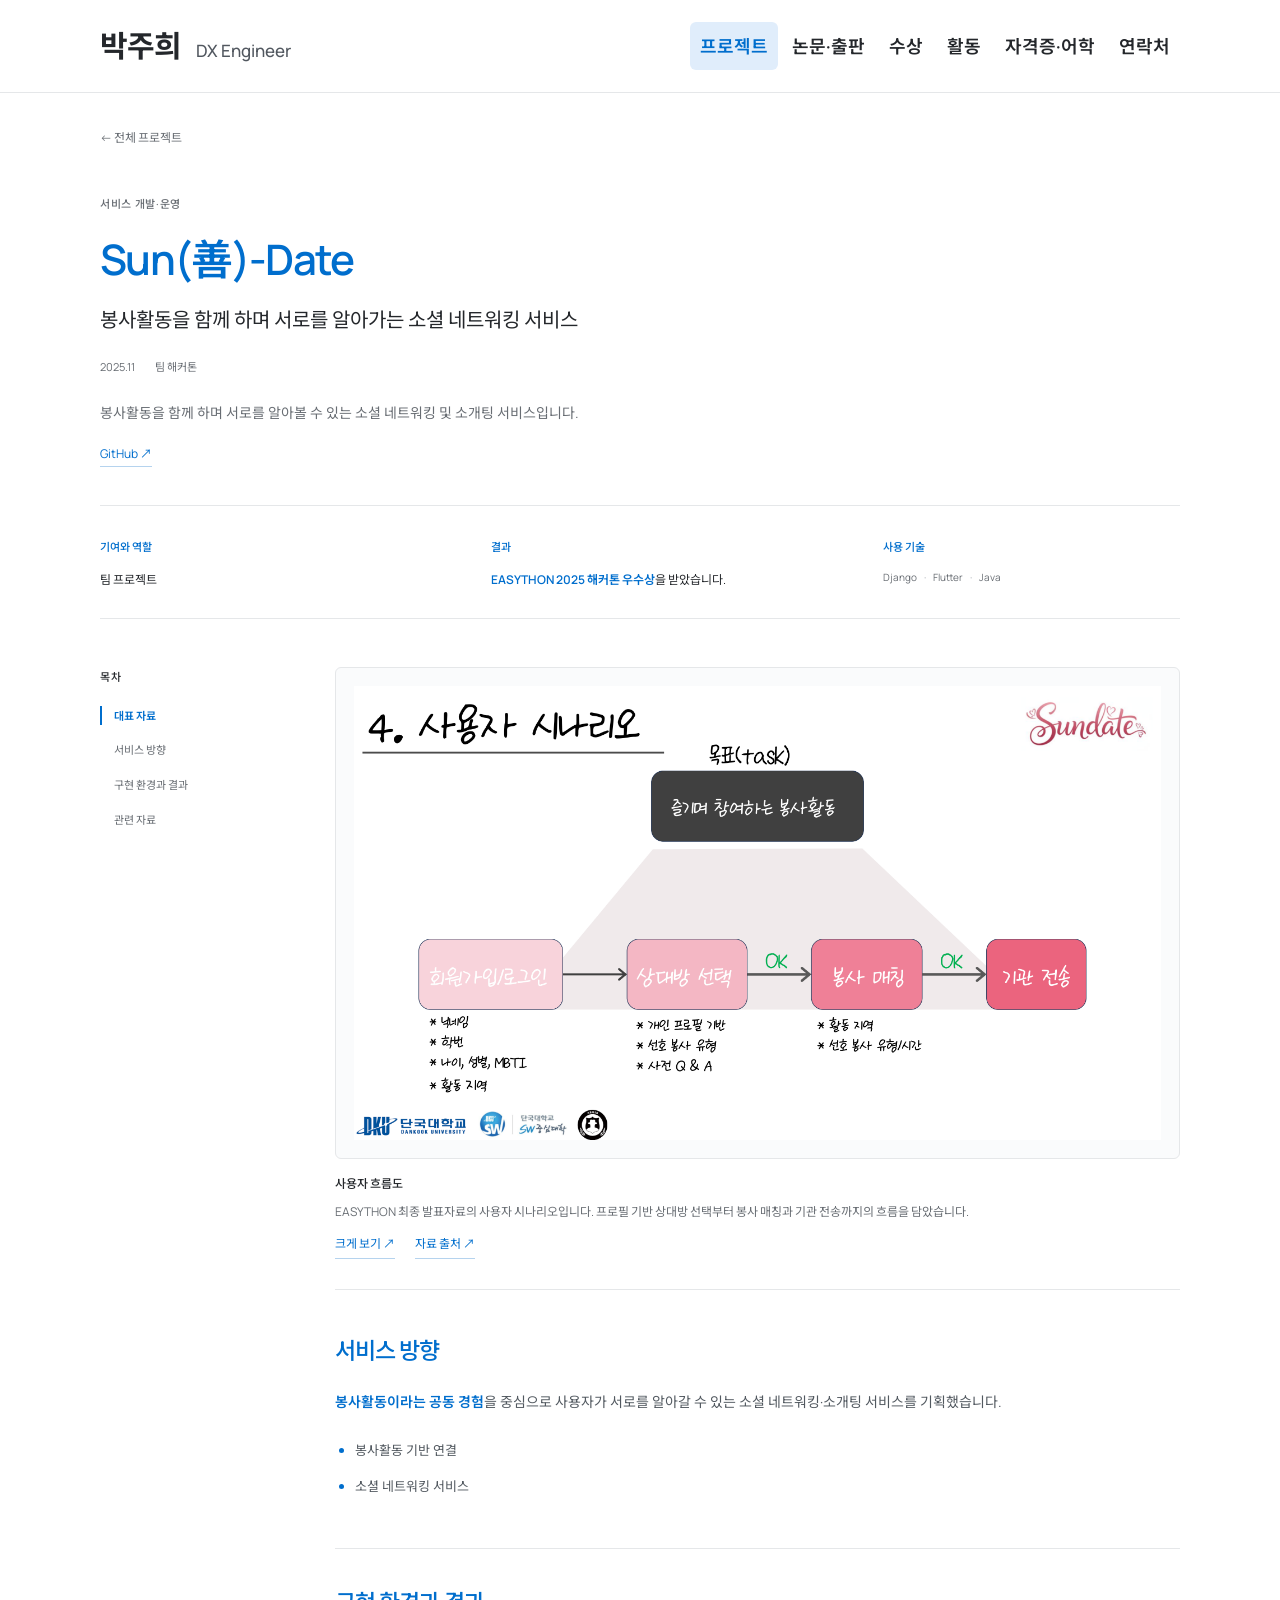
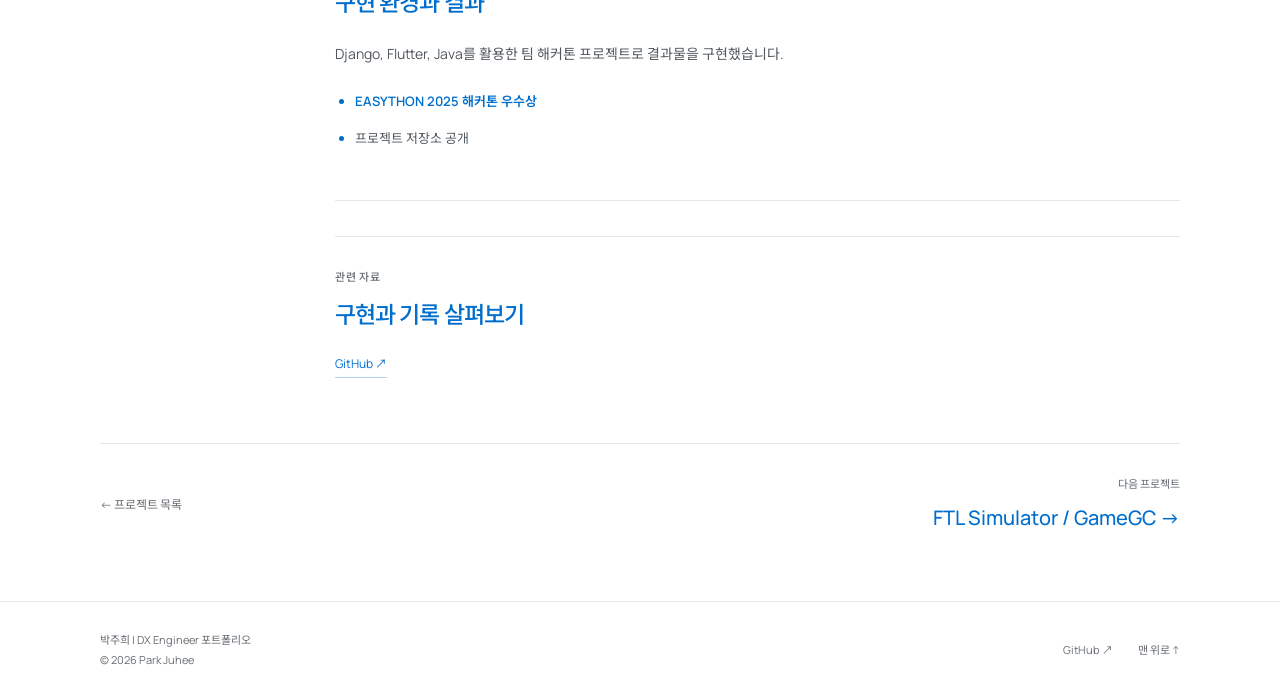
<file: projects/sun-date.html>
<!doctype html>
<html lang="ko"><head><meta charset="utf-8"><meta name="viewport" content="width=device-width, initial-scale=1">
<title>Sun(善)-Date · 박주희</title><meta name="description" content="봉사활동을 함께 하며 서로를 알아볼 수 있는 소셜 네트워킹 및 소개팅 서비스입니다.">
<meta name="theme-color" content="#ffffff"><meta property="og:title" content="Sun(善)-Date · 박주희"><meta property="og:description" content="봉사활동을 함께 하며 서로를 알아볼 수 있는 소셜 네트워킹 및 소개팅 서비스입니다."><meta property="og:type" content="website"><meta property="og:url" content="https://juhee0223.github.io/projects/sun-date.html">
<link rel="canonical" href="https://juhee0223.github.io/projects/sun-date.html"><link rel="icon" href="../assets/favicon.svg" type="image/svg+xml">
<link rel="preconnect" href="https://fonts.googleapis.com"><link rel="preconnect" href="https://fonts.gstatic.com" crossorigin>
<link href="https://fonts.googleapis.com/css2?family=Manrope:wght@400;500;600;700;800&family=Noto+Sans+KR:wght@400;500;600;700;800&display=swap" rel="stylesheet">
<link rel="stylesheet" href="../styles.css?v=7fca98f05e"><script src="../site.js?v=306cd93640" defer></script></head>
<body><a class="skip-link" href="#main">본문으로 바로가기</a>
<header class="site-header"><div class="nav-wrap"><a class="brand" href="../index.html" aria-label="박주희 포트폴리오 홈"><span>박주희</span><small>DX Engineer</small></a>
<button class="menu-toggle" type="button" aria-expanded="false" aria-controls="site-nav">메뉴 <span aria-hidden="true">☰</span></button>
<nav id="site-nav" aria-label="주요 메뉴"><a href="../index.html#projects">프로젝트</a><a href="../index.html#research">논문·출판</a><a href="../index.html#awards">수상</a><a href="../index.html#activities">활동</a><a href="../index.html#credentials">자격증·어학</a><a class="nav-contact" href="../index.html#contact">연락처</a></nav></div></header>
<main id="main"><div class="container"><a class="back-link" href="../index.html#projects">← 전체 프로젝트</a><section class="case-hero"><div><p class="eyebrow">서비스 개발·운영</p><h1>Sun(善)-Date</h1><p class="case-subtitle">봉사활동을 함께 하며 서로를 알아가는 소셜 네트워킹 서비스</p><div class="case-meta"><span>2025.11</span><span>팀 해커톤</span></div><p class="case-summary">봉사활동을 함께 하며 서로를 알아볼 수 있는 소셜 네트워킹 및 소개팅 서비스입니다.</p><div class="pub-links"><a class="text-link" href="https://github.com/day-e0n/sun_date" target="_blank" rel="noopener noreferrer">GitHub <span aria-hidden="true">↗</span></a></div></div></section><div class="case-overview"><div><span class="eyebrow">기여와 역할</span><p>팀 프로젝트</p></div><div><span class="eyebrow">결과</span><p><strong class="detail-highlight">EASYTHON 2025 해커톤 우수상</strong>을 받았습니다.</p></div><div><span class="eyebrow">사용 기술</span><div class="tech-tags"><span>Django</span><span>Flutter</span><span>Java</span></div></div></div><div class="case-layout"><aside class="case-toc"><span class="eyebrow">목차</span><a href="#visual">대표 자료</a><a href="#section-0">서비스 방향</a><a href="#section-1">구현 환경과 결과</a><a href="#evidence">관련 자료</a></aside><div class="case-body"><figure id="visual" class="case-visual"><a class="visual-open" href="../assets/sundate-user-flow.png" target="_blank" rel="noopener" aria-label="Sun(善)-Date 대표 자료 크게 보기"><img src="../assets/sundate-user-flow.png" alt="가입·상대방 선택·봉사 매칭·기관 전송으로 이어지는 Sun-Date 시나리오" width="1440" height="810" loading="lazy" decoding="async"></a><figcaption><strong>사용자 흐름도</strong><p>EASYTHON 최종 발표자료의 사용자 시나리오입니다. 프로필 기반 상대방 선택부터 봉사 매칭과 기관 전송까지의 흐름을 담았습니다.</p><div class="visual-links"><a class="text-link" href="../assets/sundate-user-flow.png" target="_blank" rel="noopener">크게 보기 ↗</a><a class="text-link" href="https://github.com/day-e0n/sun_date" target="_blank" rel="noopener noreferrer">자료 출처 ↗</a></div></figcaption></figure><section class="case-section" id="section-0"><div><h2>서비스 방향</h2><p><strong class="detail-highlight">봉사활동이라는 공동 경험</strong>을 중심으로 사용자가 서로를 알아갈 수 있는 소셜 네트워킹·소개팅 서비스를 기획했습니다.</p><ul><li>봉사활동 기반 연결</li><li>소셜 네트워킹 서비스</li></ul></div></section><section class="case-section" id="section-1"><div><h2>구현 환경과 결과</h2><p>Django, Flutter, Java를 활용한 팀 해커톤 프로젝트로 결과물을 구현했습니다.</p><ul><li><strong class="detail-highlight">EASYTHON 2025 해커톤 우수상</strong></li><li>프로젝트 저장소 공개</li></ul></div></section><section id="evidence" class="case-evidence"><p class="eyebrow">관련 자료</p><h2>구현과 기록 살펴보기</h2><div class="evidence-links"><a class="text-link" href="https://github.com/day-e0n/sun_date" target="_blank" rel="noopener noreferrer">GitHub <span aria-hidden="true">↗</span></a></div></section></div></div><nav class="project-pagination" aria-label="프로젝트 이동"><a href="../index.html#projects">← 프로젝트 목록</a><a href="gamegc.html"><small>다음 프로젝트</small><strong>FTL Simulator / GameGC →</strong></a></nav></div></main>
<footer class="site-footer"><div class="container footer-inner"><p>박주희 | DX Engineer 포트폴리오<br><span>© 2026 Park Juhee</span></p><a href="https://github.com/juhee0223" target="_blank" rel="noopener noreferrer">GitHub ↗</a><a href="#main">맨 위로 ↑</a></div></footer>
</body></html>
</file>
<file: styles.css>
:root {
  --paper: #fff;
  --ink: #24272b;
  --muted: #686d73;
  --line: #e5e7e9;
  /* CJ Blue / PANTONE 285C: official CJ ENM digital specification. */
  --accent: #006ecd;
  --accent-hover: #0057a3;
  --font: 'Manrope', 'Noto Sans KR', sans-serif;
}
* { box-sizing: border-box; }
html { scroll-behavior: smooth; scroll-padding-top: 113px; }
body { margin: 0; background: var(--paper); color: var(--ink); font: 15px/1.8 var(--font); word-break: keep-all; overflow-wrap: anywhere; }
a { color: inherit; text-decoration: none; }
button { font: inherit; cursor: pointer; }
a, button { -webkit-tap-highlight-color: transparent; }
a:hover { color: var(--accent); }
a:focus-visible, button:focus-visible { outline: 2px solid var(--accent); outline-offset: 5px; }
img { display: block; max-width: 100%; height: auto; }
figure, h1, h2, h3, p { margin: 0; }
h1, h2, h3 { line-height: 1.5; letter-spacing: -.04em; }
[hidden] { display: none !important; }
::selection { background: #dcecff; }
.accent-text { color: var(--accent); }
.container, .nav-wrap { width: min(1080px, calc(100% - 80px)); margin-inline: auto; }
.skip-link { position: fixed; top: -100px; left: 20px; padding: 10px 20px; background: var(--ink); color: #fff; z-index: 100; }
.skip-link:focus { top: 12px; }
.site-header { position: sticky; top: 0; z-index: 30; background: #fff; border-bottom: 1px solid var(--line); }
.nav-wrap { height: 92px; display: flex; align-items: center; justify-content: space-between; gap: 16px; }
.brand { display: flex; gap: 16px; align-items: baseline; flex-shrink: 0; }
.brand > span { font-size: 30px; font-weight: 700; letter-spacing: -.04em; }
.brand small { color: #51575f; font-size: 17px; font-weight: 500; }
.site-header nav { display: flex; gap: 4px; font-size: 18px; font-weight: 600; }
.site-header nav a { display: flex; align-items: center; min-height: 44px; padding: 8px 10px; border-radius: 6px; white-space: nowrap; cursor: pointer; }
.site-header nav a:hover, .site-header nav a:focus-visible { background: #f0f5fa; color: var(--accent); text-decoration: underline; text-underline-offset: 5px; }
.site-header nav a[aria-current] { background: #e0edfb; color: var(--accent); }
.menu-toggle { display: none; }
.eyebrow { font-size: 11px; font-weight: 500; letter-spacing: .06em; color: var(--muted); }
.hero { padding-block: 32px 28px; display: grid; grid-template-columns: minmax(0, 1fr) 168px; column-gap: 36px; align-items: start; }
.hero > :not(.hero-portrait) { grid-column: 1; }
.hero-portrait { grid-column: 2; grid-row: 1 / 5; width: 168px; height: 224px; object-fit: cover; object-position: center bottom; border-radius: 6px; align-self: center; }
.hero h1 { font-size: clamp(27px, 2.7vw, 36px); font-weight: 600; line-height: 1.4; margin-top: 10px; letter-spacing: -.055em; }
.hero-description { margin-top: 12px; color: var(--muted); font-size: 13px; line-height: 1.8; }
.hero-actions { display: flex; gap: 25px; margin-top: 16px; }
.text-link { display: inline-block; font-size: 12px; color: var(--accent); border-bottom: 1px solid #b5d3ee; padding-bottom: 2px; }
.text-link:hover { color: var(--accent-hover); border-color: var(--accent); }
.section { padding-block: 65px; }
#projects { padding-top: 32px; border-top: 1px solid var(--line); }
.section-heading { display: flex; align-items: baseline; justify-content: space-between; gap: 40px; margin-bottom: 30px; }
.section-heading h2, .contact-section h2 { font-size: 27px; font-weight: 600; }
.section-count { font-size: 13px; color: var(--accent); margin-left: 8px; font-weight: 400; vertical-align: 3px; }
.section-heading > p { color: var(--muted); font-size: 12px; line-height: 1.9; }
.filter-row { display: flex; justify-content: space-between; align-items: center; gap: 20px; margin-bottom: 22px; }
.filters { display: flex; gap: 22px; flex-wrap: wrap; }
.filters button { padding: 8px 0; border: 0; border-bottom: 2px solid transparent; background: none; color: var(--muted); font-size: 12px; }
.filters button.active { border-color: var(--accent); color: var(--accent); font-weight: 600; }
.filters button:hover { color: var(--accent); }
.filters button span { font-size: 10px; margin-left: 3px; }
.project-count { font-size: 11px; color: var(--muted); }
.project-grid { display: grid; grid-template-columns: repeat(2, minmax(0, 1fr)); gap: 24px; }
.project-card { display: flex; border: 1px solid #dce0e4; border-radius: 6px; }
.project-card:hover, .project-card:focus-within { border-color: var(--accent); }
.card-body:hover h3, .card-body:hover .card-cta, .contact-email:hover { color: var(--accent-hover); }
.card-body { color: var(--ink); border-radius: inherit; padding: 26px; display: flex; flex: 1; min-width: 0; flex-direction: column; }
.card-body:hover { color: var(--ink); }
.card-media { display: flex; align-items: center; justify-content: center; height: 190px; margin: -26px -26px 0; padding: 15px; background: #fafbfc; border-bottom: 1px solid var(--line); border-radius: 6px 6px 0 0; }
.card-media img { width: 100%; height: 100%; object-fit: contain; }
.card-media.phone-detail, .card-media.sketch-detail { padding: 0; overflow: hidden; }
.card-media.phone-detail img { object-fit: cover; object-position: center 45%; }
.card-media.sketch-detail img { object-fit: cover; object-position: center 15%; }
.card-media-label { color: var(--muted); font-size: 10px; margin: 10px 0 17px; }
.card-meta { display: flex; justify-content: space-between; gap: 12px; font-size: 10px; color: var(--muted); margin-bottom: 12px; }
.card-body h3 { font-size: 23px; font-weight: 600; }
.card-body h3 { color: var(--accent); display: flex; justify-content: space-between; gap: 20px; }
.card-body h3 span { font-size: 18px; font-weight: 400; color: var(--accent); }
.card-subtitle { font-size: 14px; margin-top: 13px; line-height: 1.8; }
.card-description { font-size: 12px; color: var(--muted); margin-top: 10px; line-height: 1.95; }
.tech-tags { display: flex; flex-wrap: wrap; gap: 3px 0; margin-top: 17px; }
.tech-tags span { font-size: 10px; color: var(--muted); line-height: 1.7; }
.tech-tags span + span::before { content: '·'; margin-inline: 7px; color: #9ba1a7; }
.card-result { font-size: 12px; line-height: 1.9; margin-top: auto; padding-top: 21px; }
.card-cta { display: flex; gap: 13px; align-items: center; font-size: 11px; margin-top: 18px; color: var(--accent); align-self: flex-start; }
.research-section, .activities-section { border-top: 1px solid var(--line); }
.publication-list, .award-list { border-top: 1px solid var(--line); }
.publication { display: grid; grid-template-columns: minmax(0, 1fr) 190px; gap: 45px; padding: 30px 0; border-bottom: 1px solid var(--line); }
.pub-main > .eyebrow { font-size: 10px; margin-bottom: 9px; }
.pub-main h3 { font-size: 19px; font-weight: 500; line-height: 1.7; letter-spacing: -.02em; }
.pub-main > p { font-size: 12px; color: var(--muted); line-height: 1.9; margin-top: 12px; }
.pub-abstract { margin: 18px 0; font-size: 12px; line-height: 1.95; }
.pub-abstract > div { display: grid; grid-template-columns: 56px minmax(0, 1fr); gap: 16px; margin-top: 10px; }
.pub-abstract dt { color: var(--accent); font-weight: 500; }
.pub-abstract dd { margin: 0; color: var(--ink); }
.publication:target { border-top: 2px solid var(--accent); }
.pub-main .pub-authors { font-size: 11px; margin-top: 9px; }
.pub-distinction { font-size: 11px; color: var(--accent); line-height: 1.9; padding-top: 4px; text-align: right; }
.pub-links { display: flex; flex-wrap: wrap; gap: 12px 22px; margin-top: 17px; }
.award { display: grid; grid-template-columns: 105px minmax(0, 1fr) 200px; gap: 30px; align-items: baseline; padding: 24px 0; border-bottom: 1px solid var(--line); }
.award time, .award-project > span:first-child { font-size: 11px; color: var(--muted); }
.award-project { display: flex; flex-direction: column; gap: 7px; justify-self: start; }
.award-cta { color: var(--accent); font-size: 11px; }
.award-project:hover .award-cta { color: var(--accent-hover); text-decoration: underline; text-underline-offset: 4px; }
.award h3 { font-size: 16px; font-weight: 500; color: var(--accent); }
.award-summary { font-size: 13px; color: var(--ink); margin-top: 9px; line-height: 1.8; }
.award-host { font-size: 11px; color: var(--muted); margin-top: 6px; }
.activity-grid { display: grid; grid-template-columns: 1fr 1fr; gap: 52px; }
.activity { padding-block: 24px; border-top: 1px solid var(--line); }
.activity h3 { font-size: 19px; font-weight: 500; margin-top: 12px; }
.activity ul { padding-left: 17px; margin-bottom: 0; color: var(--muted); font-size: 12px; line-height: 2; }
.activity li + li { margin-top: 9px; }
.activity-role { color: var(--accent); font-weight: 600; }
.activity-focus { margin-top: 10px; font-size: 14px; font-weight: 500; }
.activity-links { display: flex; flex-wrap: wrap; gap: 12px 20px; margin-top: 18px; }
.skills-panel { margin-top: 35px; padding-top: 32px; border-top: 1px solid var(--line); display: grid; grid-template-columns: 1fr 2fr; gap: 40px; }
.skills-panel h3 { font-size: 18px; font-weight: 500; }
.skill-groups p { display: flex; flex-direction: column; gap: 5px; font-size: 12px; color: var(--muted); }
.skill-groups strong { color: var(--ink); font-weight: 500; }
.skill-groups p + p { margin-top: 18px; }
.credential-grid { display: grid; grid-template-columns: 1fr 1fr; gap: 32px; }
.credential { padding-block: 24px; border-top: 1px solid var(--line); }
.credential h3 { margin-top: 8px; font-size: 23px; font-weight: 600; color: var(--accent); }
.credential-detail { margin-top: 8px; color: var(--muted); font-size: 14px; }
.contact-section { display: grid; grid-template-columns: 1fr 1fr; gap: 52px; border-top: 1px solid var(--line); }
.contact-section p { color: var(--muted); font-size: 12px; margin-top: 20px; line-height: 1.9; }
.contact-email { color: var(--accent); display: flex; justify-content: space-between; gap: 20px; font-size: 23px; letter-spacing: -.02em; padding-bottom: 15px; border-bottom: 1px solid var(--line); }
.contact-links > div { display: flex; gap: 25px; margin-top: 20px; }
.site-footer { border-top: 1px solid var(--line); }
.footer-inner { display: flex; align-items: center; gap: 25px; padding-block: 28px; font-size: 11px; color: var(--muted); }
.footer-inner > a:nth-last-child(2) { margin-left: auto; }
.back-link { display: inline-block; margin-top: 34px; color: var(--muted); font-size: 12px; }
.case-hero { margin-block: 44px 38px; max-width: 780px; }
.case-hero h1 { color: var(--accent); font-size: 42px; font-weight: 600; margin-top: 14px; }
.case-subtitle { font-size: 20px; line-height: 1.7; margin-top: 12px; }
.case-meta { display: flex; gap: 20px; font-size: 11px; color: var(--muted); margin-top: 20px; }
.case-summary { font-size: 14px; color: var(--muted); line-height: 1.95; margin-top: 22px; }
.case-overview { display: grid; grid-template-columns: 1.2fr 1.2fr 1fr; gap: 35px; padding-block: 26px; border-block: 1px solid var(--line); }
.case-overview .eyebrow { font-size: 11px; letter-spacing: 0; color: var(--accent); }
.case-overview p { font-size: 12px; line-height: 1.95; margin-top: 9px; }
.case-overview .tech-tags { margin-top: 10px; }
.case-layout { display: grid; grid-template-columns: 180px minmax(0, 1fr); gap: 55px; margin-top: 48px; }
.case-toc { position: sticky; top: 107px; display: flex; flex-direction: column; gap: 15px; align-self: start; color: var(--muted); font-size: 11px; }
.case-toc a { border-left: 2px solid transparent; padding-left: 12px; }
.case-toc a[aria-current="location"] { color: var(--accent); border-color: var(--accent); font-weight: 600; }
.detail-highlight { color: var(--accent); font-weight: 600; }
.case-section li::marker { color: var(--accent); }
.case-toc > .eyebrow { margin-bottom: 4px; color: var(--ink); }
.case-section { padding-bottom: 35px; margin-bottom: 35px; border-bottom: 1px solid var(--line); }
.case-section h2, .case-gallery h2, .case-evidence h2 { color: var(--accent); font-size: 23px; font-weight: 500; line-height: 1.6; }
.case-section p { font-size: 14px; line-height: 2.05; color: #525960; margin-top: 19px; }
.case-section ul { font-size: 13px; color: #525960; line-height: 2.05; margin-top: 20px; padding-left: 20px; }
.case-section li + li { margin-top: 10px; }
.case-visual { margin: 0 0 42px; padding-bottom: 30px; border-bottom: 1px solid var(--line); }
.visual-open { display: block; padding: 18px; background: #fafbfc; border: 1px solid var(--line); border-radius: 6px; }
.visual-open:hover { border-color: var(--accent); }
.visual-open img { width: 100%; max-height: 480px; object-fit: contain; }
.case-visual figcaption { margin-top: 14px; font-size: 12px; line-height: 1.9; color: var(--muted); }
.case-visual figcaption strong { font-weight: 500; color: var(--ink); }
.case-visual figcaption p { margin-top: 5px; }
.visual-links { display: flex; flex-wrap: wrap; gap: 12px 20px; margin-top: 10px; }
.case-gallery { margin-bottom: 42px; }
.case-gallery > .eyebrow { margin-bottom: 10px; }
.phone-gallery { display: flex; justify-content: center; margin-top: 25px; }
.phone-gallery figure { max-width: 320px; }
.phone-gallery img { width: 100%; max-height: 570px; object-fit: contain; }
.case-gallery figcaption { font-size: 10px; color: var(--muted); text-align: center; line-height: 1.9; margin-top: 15px; }
.wide-image { margin-top: 24px; border: 1px solid var(--line); }
.case-evidence { border-top: 1px solid var(--line); padding-top: 30px; }
.case-evidence > .eyebrow { margin-bottom: 9px; }
.evidence-links { display: flex; flex-direction: column; align-items: flex-start; gap: 17px; margin-top: 21px; }
.project-pagination { display: flex; align-items: center; justify-content: space-between; gap: 30px; margin-block: 65px; padding-top: 30px; border-top: 1px solid var(--line); }
.project-pagination > a:first-child { font-size: 12px; color: var(--muted); }
.project-pagination > a:last-child { text-align: right; }
.project-pagination small { display: block; font-size: 11px; color: var(--muted); margin-bottom: 6px; }
.project-pagination strong { color: var(--accent); font-size: 20px; font-weight: 500; }
.not-found { min-height: 70vh; display: flex; flex-direction: column; align-items: flex-start; justify-content: center; gap: 22px; }
.not-found h1 { font-size: 34px; }
.button { display: inline-block; font-size: 13px; border-bottom: 1px solid var(--ink); padding-bottom: 4px; }
@media (min-width: 801px) and (max-width: 960px) {
  .brand { flex-direction: column; gap: 0; line-height: 1.4; }
  .brand > span { font-size: 28px; }
  .brand small { font-size: 15px; }
}
@media (max-width: 800px) {
  .container, .nav-wrap { width: calc(100% - 48px); }

  .brand { flex-direction: column; gap: 0; line-height: 1.4; }
  .brand > span { font-size: 28px; }
  .brand small { font-size: 15px; }
  html { scroll-padding-top: 105px; }
  .nav-wrap { height: 84px; }
  .menu-toggle { display: flex; gap: 10px; align-items: center; padding: 8px 0 8px 12px; min-height: 44px; font-size: 18px; font-weight: 600; border: 0; color: var(--ink); background: none; }
  .site-header nav { display: none; position: absolute; top: 100%; left: 0; right: 0; padding: 12px 20px 18px; background: #fff; border-bottom: 1px solid var(--line); flex-direction: column; align-items: stretch; gap: 0; }
  .site-header nav.is-open { display: flex; }
  .site-header nav a { padding: 11px 12px; font-size: 18px; }
  .hero { padding-block: 28px; grid-template-columns: minmax(0, 1fr) 132px; column-gap: 24px; }
  .hero-portrait { width: 132px; height: 176px; }
  .activity-grid { column-gap: 30px; }
  .section-heading { display: block; }
  .section-heading > p { margin-top: 13px; }
  .publication { grid-template-columns: minmax(0, 1fr) 140px; gap: 25px; }
  .award { grid-template-columns: 88px minmax(0, 1fr); gap: 10px 24px; }
  .award-project { grid-column: 2; }
  .contact-email { font-size: 18px; }
  .case-layout { grid-template-columns: minmax(0, 1fr); gap: 32px; }
  .case-toc { position: static; flex-direction: row; flex-wrap: wrap; gap: 12px 22px; border-bottom: 1px solid var(--line); padding-bottom: 24px; }
  .case-toc a { border-left: 2px solid transparent; padding-left: 12px; }
.case-toc a[aria-current="location"] { color: var(--accent); border-color: var(--accent); font-weight: 600; }
.detail-highlight { color: var(--accent); font-weight: 600; }
.case-section li::marker { color: var(--accent); }
.case-toc > .eyebrow { width: 100%; }
}
@media (max-width: 600px) {
  html { scroll-padding-top: 105px; }
  .container, .nav-wrap { width: calc(100% - 40px); }
  .nav-wrap { height: 84px; }
  .brand small { font-size: 14px; }
  .hero { padding-block: 24px; grid-template-columns: minmax(0, 1fr) 72px; column-gap: 16px; }
  .hero-portrait { width: 72px; height: 96px; grid-row: 1; }
  .hero > .eyebrow { grid-row: 1; align-self: center; }
  .hero > h1, .hero > .hero-description, .hero > .hero-actions { grid-column: 1 / -1; }
  .hero h1 { font-size: clamp(24px, 6.3vw, 28px); line-height: 1.45; margin-top: 10px; }
  .hero-description { font-size: 12px; line-height: 1.8; margin-top: 12px; }
  .hero-actions { margin-top: 14px; }
  .section { padding-block: 44px; }
  .section-heading { margin-bottom: 22px; }
  .section-heading h2, .contact-section h2 { font-size: 25px; }
  .filter-row { align-items: flex-start; flex-direction: column; gap: 10px; }
  .filters { gap: 20px; }
  .filters button { font-size: 11px; }
  .project-count { font-size: 10px; }
  .project-grid, .activity-grid, .credential-grid { grid-template-columns: minmax(0, 1fr); }
  .card-body { padding: 22px; }
  .card-media { margin-inline: -22px; margin-top: -22px; height: 165px; padding: 12px; }
  .visual-open { padding: 10px; }
  .card-body h3 { font-size: 22px; }
  .card-meta { font-size: 10px; }
  .publication { grid-template-columns: minmax(0, 1fr); gap: 12px; padding-block: 25px; }
  .pub-main h3 { font-size: 18px; }
  .pub-distinction { text-align: left; padding-top: 0; }
  .award { grid-template-columns: minmax(0, 1fr); gap: 9px; padding-block: 23px; }
  .award-project { grid-column: 1; }
  .activity { padding-block: 25px; }
  .skills-panel { grid-template-columns: minmax(0, 1fr); gap: 24px; margin-top: 20px; }
  .contact-section { grid-template-columns: minmax(0, 1fr); gap: 28px; }
  .contact-email { font-size: 20px; }
  .footer-inner { flex-wrap: wrap; gap: 15px; font-size: 10px; }
  .footer-inner > p { width: 100%; }
  .footer-inner > a:nth-last-child(2) { margin-left: 0; }
  .back-link { margin-top: 24px; }
  .case-hero { margin-block: 29px; }
  .case-hero h1 { font-size: 32px; }
  .case-subtitle { font-size: 18px; line-height: 1.8; }
  .case-summary { font-size: 13px; }
  .case-overview { grid-template-columns: minmax(0, 1fr); gap: 24px; padding-block: 25px; }
  .case-overview p { font-size: 13px; }
  .case-layout { margin-top: 30px; }
  .case-section h2, .case-gallery h2, .case-evidence h2 { color: var(--accent); font-size: 22px; }
  .case-section p { font-size: 13px; }
  .case-section ul { font-size: 12px; padding-left: 17px; }
  .phone-gallery { gap: 15px; }
  .case-gallery figcaption { font-size: 9px; }
  .project-pagination { margin-block: 45px; gap: 20px; }
  .project-pagination strong { color: var(--accent); font-size: 17px; }
  .project-pagination > a:first-child { font-size: 11px; }
}
@media (prefers-reduced-motion: reduce) { html { scroll-behavior: auto; } }
@media print {
  .site-header, .site-footer, .hero-actions, .filters, .case-toc, .project-pagination { display: none !important; }
  .container { width: 100%; }
  .section, .hero { padding-block: 22px; }
  .project-card, .publication, .award { break-inside: avoid; }
  .case-layout { display: block; }
}
</file>
